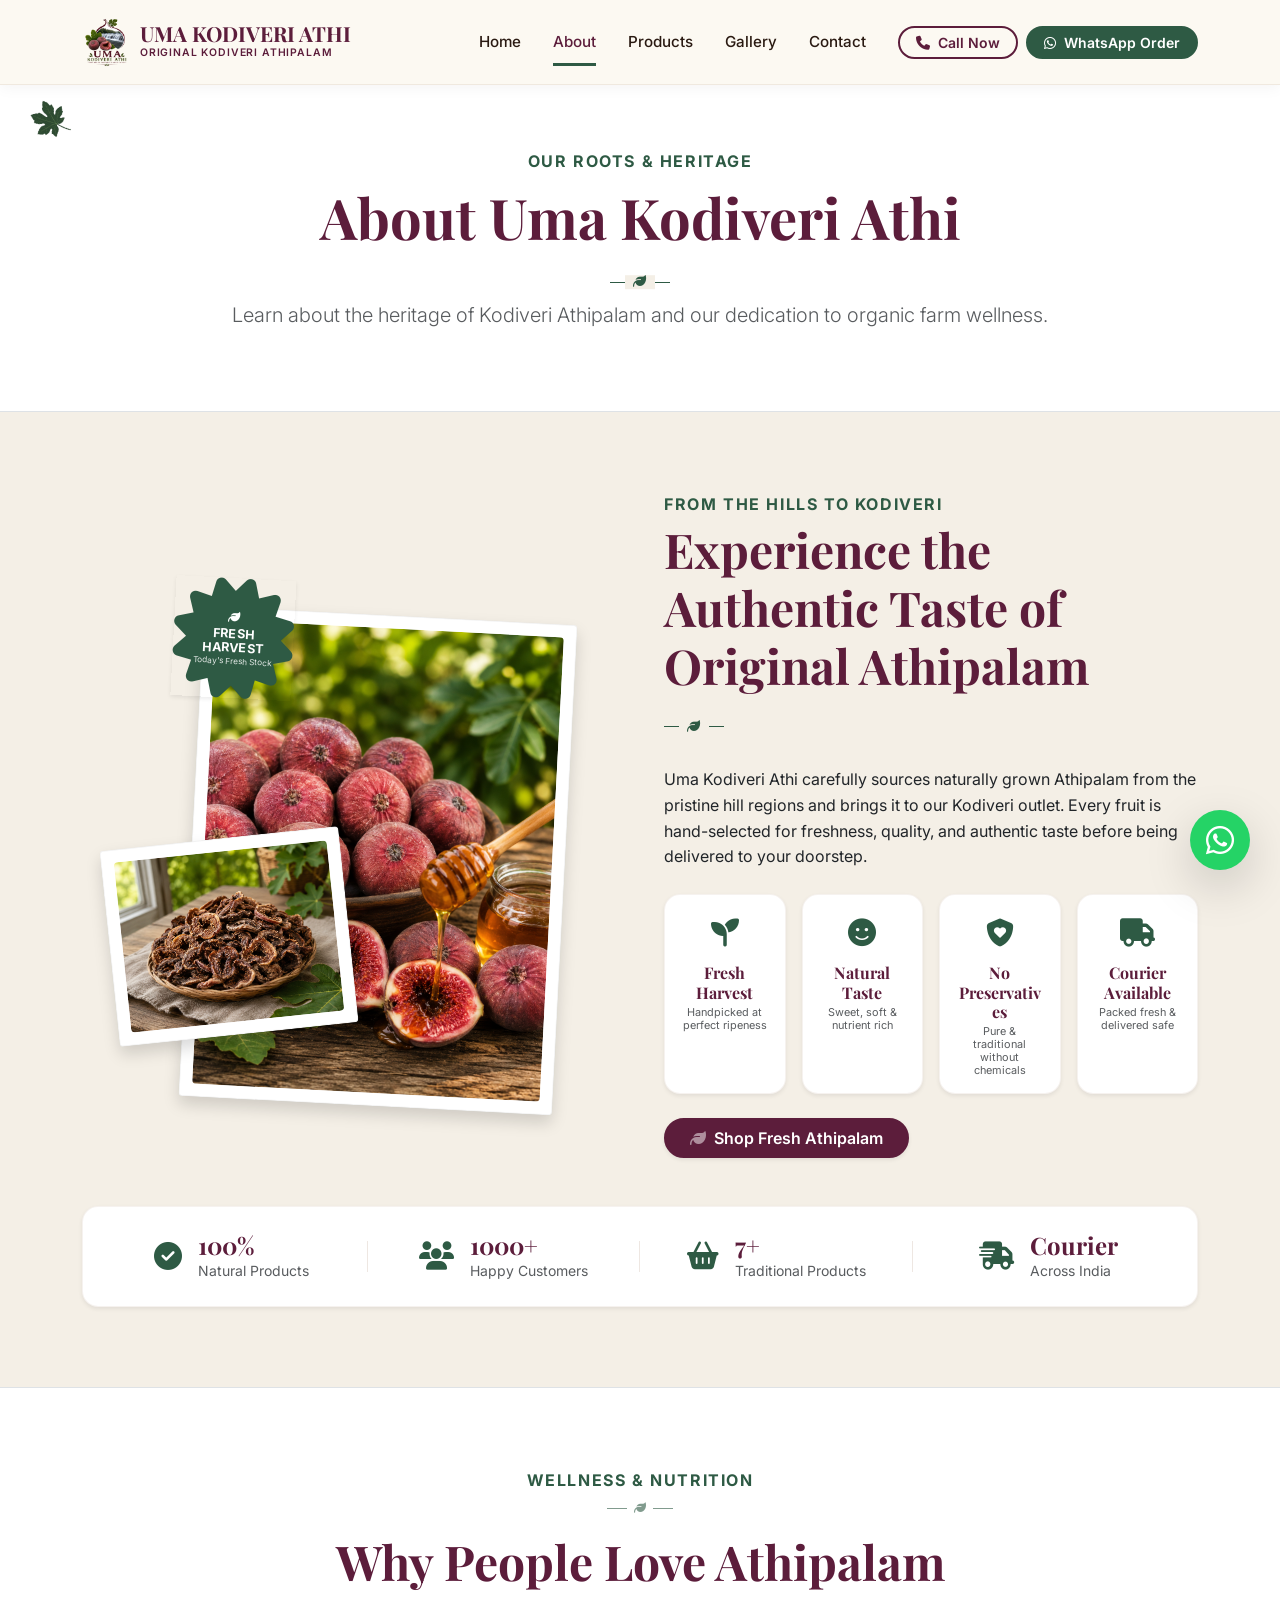
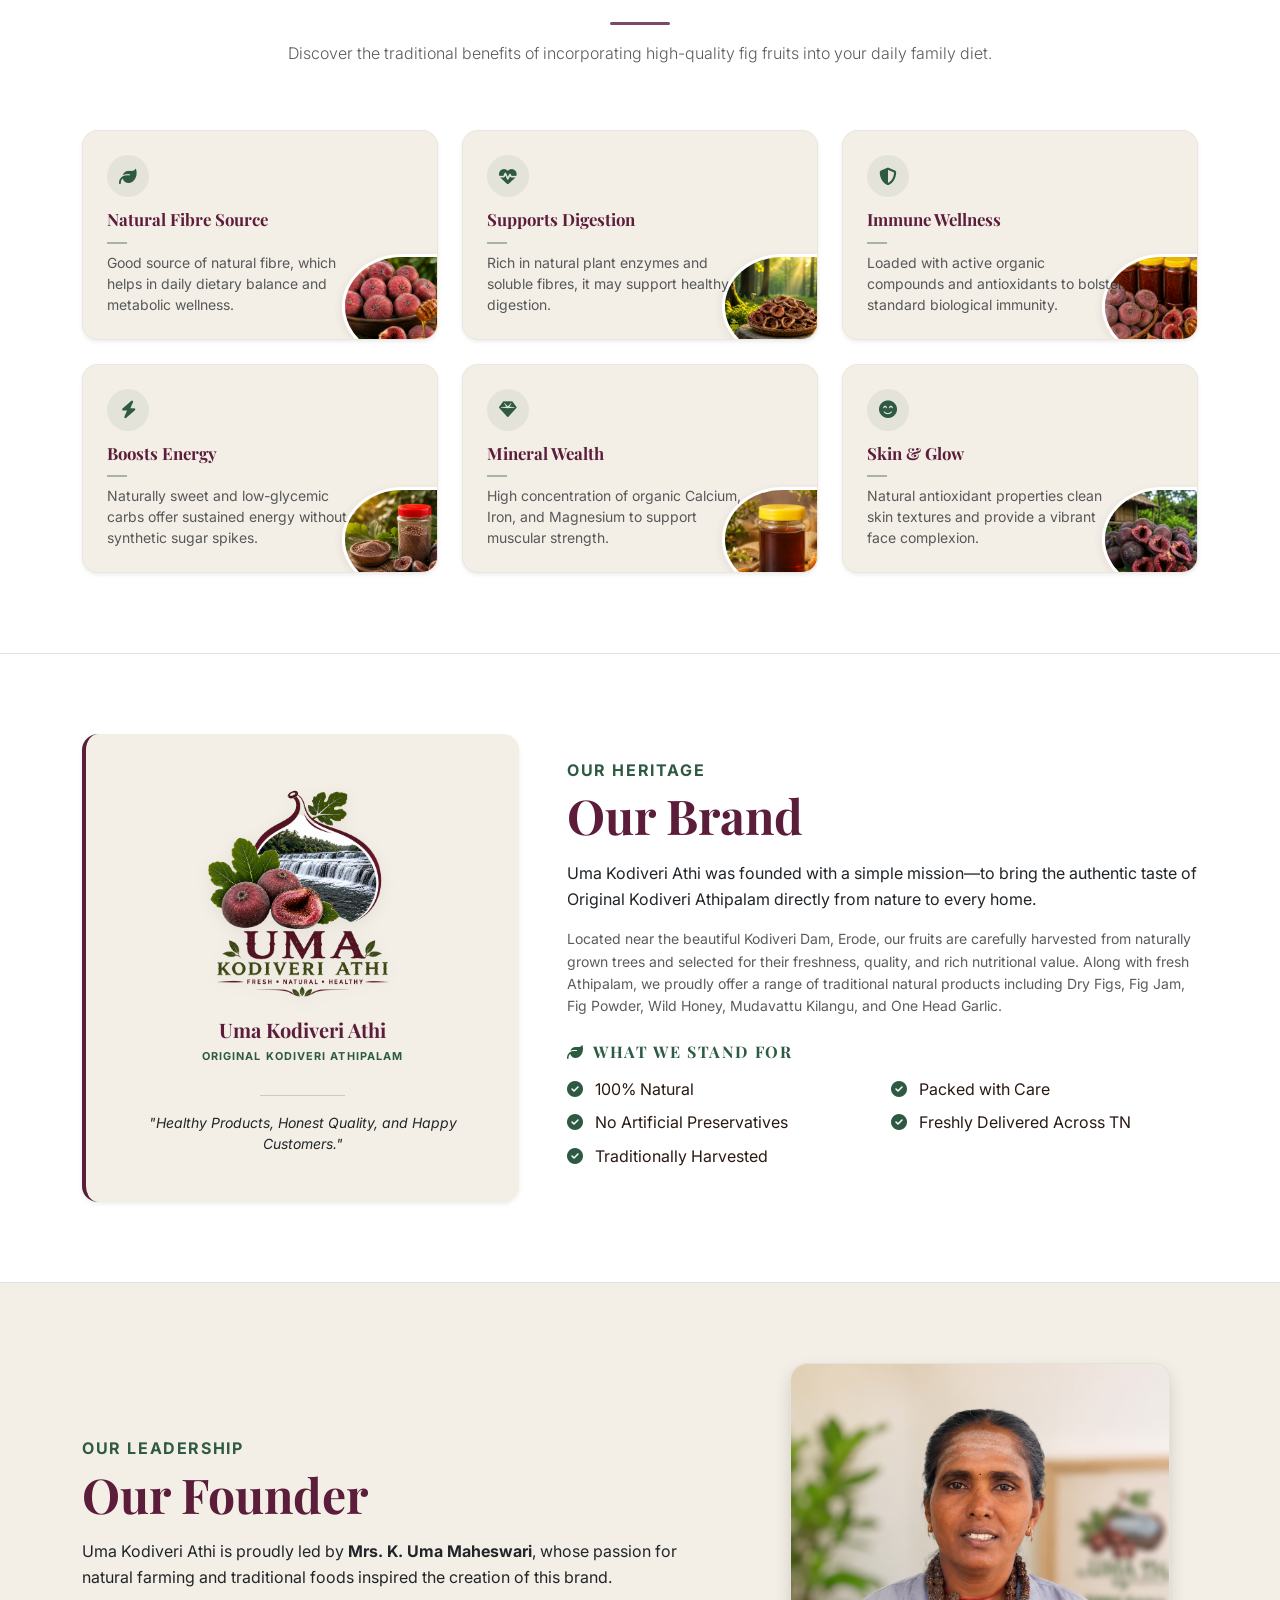
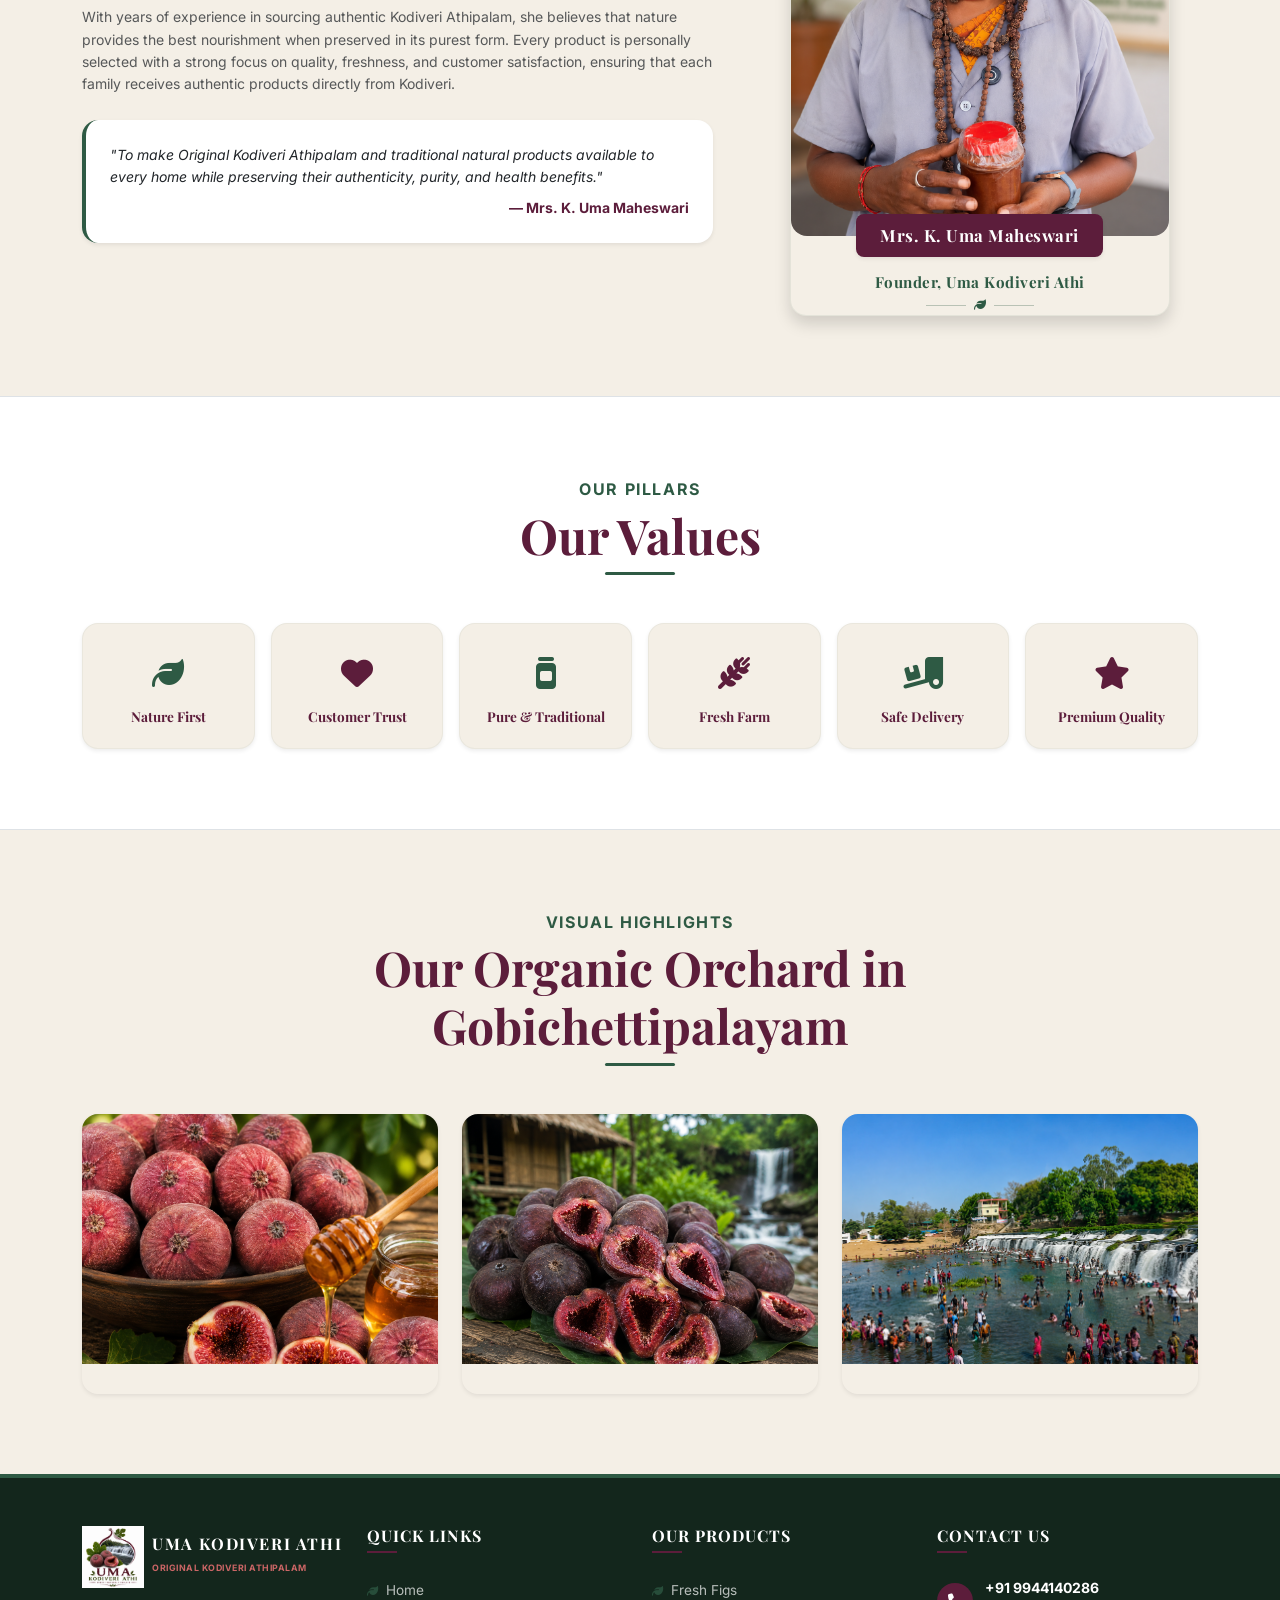
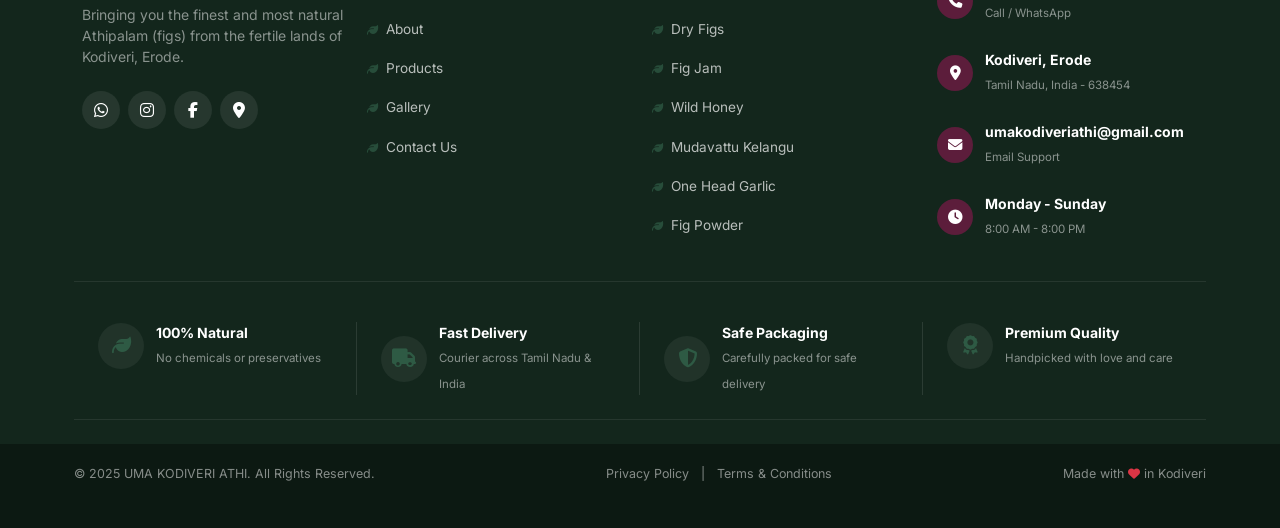
<file: about.html>
<!DOCTYPE html>
<html lang="en">
<head>
    <meta charset="UTF-8">
    <meta name="viewport" content="width=device-width, initial-scale=1.0">
    <title>About Us - Organic Farm & Roots | Uma Kodiveri Athi</title>
    
    <!-- SEO Meta Tags -->
    <meta name="description" content="Learn about the heritage of Uma Kodiveri Athi. Located near Kodiveri Check Dam in Erode, our organic farm is dedicated to traditional remedies & fresh figs.">
    <meta name="keywords" content="Kodiveri Athipalam, Erode organic farm, Gobichettipalayam figs orchard, Athipalam story, K. Uma Maheswari, organic farming Erode">
    
    <!-- Canonical & Manifest -->
    <link rel="canonical" href="https://umakodiveriathi.com/about.html">
    <link rel="manifest" href="manifest.json">
    
    <!-- Open Graph / Facebook -->
    <meta property="og:type" content="website">
    <meta property="og:url" content="https://umakodiveriathi.com/about.html">
    <meta property="og:title" content="About Us - Organic Farm & Roots | Uma Kodiveri Athi">
    <meta property="og:description" content="Learn about the heritage of Uma Kodiveri Athi. Located near Kodiveri Check Dam in Erode, our organic farm is dedicated to traditional remedies & fresh figs.">
    <meta property="og:image" content="assets/images/logo.png">

    <!-- Twitter -->
    <meta property="twitter:card" content="summary_large_image">
    <meta property="twitter:url" content="https://umakodiveriathi.com/about.html">
    <meta property="twitter:title" content="About Us - Organic Farm & Roots | Uma Kodiveri Athi">
    <meta property="twitter:description" content="Learn about the heritage of Uma Kodiveri Athi. Located near Kodiveri Check Dam in Erode, our organic farm is dedicated to traditional remedies & fresh figs.">
    <meta property="twitter:image" content="assets/images/logo.png">

    <!-- Favicon -->
    <link rel="shortcut icon" href="assets/images/logo-without-bg.png" type="image/x-icon">

    <!-- Google Fonts -->
    <link rel="preconnect" href="https://fonts.googleapis.com">
    <link rel="preconnect" href="https://fonts.gstatic.com" crossorigin>
    <link href="https://fonts.googleapis.com/css2?family=Inter:wght@300;400;500;600;700&family=Playfair+Display:ital,wght@0,400;0,600;0,700;1,400&display=swap" rel="stylesheet">

    <!-- Bootstrap 5 CSS CDN -->
    <link href="https://cdn.jsdelivr.net/npm/bootstrap@5.3.2/dist/css/bootstrap.min.css" rel="stylesheet" integrity="sha384-T3c6CoIi6uLrA9TneNEoa7RxnatzjcDSCmG1MXxSR1GAsXEV/Dwwykc2MPK8M2HN" crossorigin="anonymous">
    <!-- Font Awesome Icons CDN -->
    <link rel="stylesheet" href="https://cdnjs.cloudflare.com/ajax/libs/font-awesome/6.4.2/css/all.min.css" integrity="sha512-z3gLpd7yknf1YoNbCzqRKc4qyor8gaKU1qmn+CShxbuBusANI9QpRohGBreCFkKxLhei6S9CQXFEbbKuqLg0DA==" crossorigin="anonymous" referrerpolicy="no-referrer" />
    
    <!-- Custom CSS -->
    <link rel="stylesheet" href="assets/css/style.css">

    <!-- Breadcrumb JSON-LD Schema -->
    <script type="application/ld+json">
    {
      "@context": "https://schema.org",
      "@type": "BreadcrumbList",
      "itemListElement": [{
        "@type": "ListItem",
        "position": 1,
        "name": "Home",
        "item": "https://umakodiveriathi.com/"
      },{
        "@type": "ListItem",
        "position": 2,
        "name": "About Us",
        "item": "https://umakodiveriathi.com/about.html"
      }]
    }
    </script></head>
<body class="bg-cream">

    <!-- 1. Header & Navigation -->
    <header class="navbar-wrapper">
        <nav class="navbar navbar-expand-lg fixed-top shadow-sm" id="mainNavbar">
            <div class="container">
                <a class="navbar-brand d-flex align-items-center" href="index.html" id="navBrand">
                    <!-- Brand Logo -->
                    <img src="assets/images/logo-without-bg.png" alt="Uma Kodiveri Athi Logo" class="brand-logo me-2" id="brandLogo">
                    <div class="brand-text-container">
                        <span class="brand-name text-uppercase">UMA KODIVERI ATHI</span>
                        <span class="brand-tagline d-block text-uppercase">ORIGINAL KODIVERI ATHIPALAM</span>
                    </div>
                </a>
                
                <button class="navbar-toggler" type="button" data-bs-toggle="collapse" data-bs-target="#navbarContent" aria-controls="navbarContent" aria-expanded="false" aria-label="Toggle navigation" id="navbarTogglerBtn">
                    <span class="navbar-toggler-icon"></span>
                </button>
                
                <div class="collapse navbar-collapse" id="navbarContent">
                    <ul class="navbar-nav ms-auto mb-2 mb-lg-0 align-items-center">
                        <li class="nav-item">
                            <a class="nav-link" href="index.html" id="link-home">Home</a>
                        </li>
                        <li class="nav-item">
                            <a class="nav-link active" href="about.html" id="link-about">About</a>
                        </li>
                        <li class="nav-item">
                            <a class="nav-link" href="products.html" id="link-products">Products</a>
                        </li>
                        <li class="nav-item">
                            <a class="nav-link" href="gallery.html" id="link-gallery">Gallery</a>
                        </li>
                        <li class="nav-item">
                            <a class="nav-link" href="contact.html" id="link-contact">Contact</a>
                        </li>
                        <li class="nav-item ms-lg-3 mt-3 mt-lg-0 d-flex gap-2 nav-action-buttons">
                            <a href="tel:9944140286" class="btn btn-outline-maroon btn-sm px-3 rounded-pill" id="headerCallBtn">
                                <i class="fa-solid fa-phone me-1"></i> Call Now
                            </a>
                            <a href="https://wa.me/919944140286?text=Hi%20Uma%20Kodiveri%20Athi%2C%20I%20want%20to%20know%20more%20about%20your%20products." target="_blank" class="btn btn-green btn-sm px-3 rounded-pill text-white" id="headerWhatsappBtn">
                                <i class="fa-brands fa-whatsapp me-1"></i> WhatsApp Order
                            </a>
                        </li>
                    </ul>
                </div>
            </div>
        </nav>
    </header>

    <!-- 2. About Banner Hero -->
    <section class="pt-4 pb-3 pt-md-5 pb-md-5 bg-white border-bottom position-relative overflow-hidden">
        <!-- Floating Small Cute Leaf Decoration -->
        <div class="position-absolute" style="top: 15px; left: 15px; width: 65px; pointer-events: none; opacity: 0.85;">
            <img src="assets/images/Leaf.png" alt="Leaf Decor" class="img-fluid" style="transform: rotate(-15deg);">
        </div>
        <div class="container text-center py-2 py-md-3">
            <span class="text-green text-uppercase fw-bold tracking-wider fs-6 d-block mb-2">Our Roots & Heritage</span>
            <h1 class="display-4 text-maroon serif-font mb-3">About Uma Kodiveri Athi</h1>
            <div class="header-divider-leaf my-3 text-center">
                <i class="fa-solid fa-leaf text-green"></i>
            </div>
            <p class="lead text-muted max-width-600 mx-auto">Learn about the heritage of Kodiveri Athipalam and our dedication to organic farm wellness.</p>
        </div>
    </section>

    <!-- 3. Main Journey Story Section -->
    <section class="about-section py-6 bg-cream-soft position-relative overflow-hidden border-bottom">

        
        <div class="container position-relative z-2">
            <div class="row align-items-center g-5">
                <!-- Left Column: Overlapping Tilted Photo Frames with Badge -->
                <div class="col-lg-6 position-relative d-flex justify-content-center align-items-center py-4" id="aboutPhotosColumn">
                    <div class="about-photos-container position-relative">
                        <!-- Main Photo Frame -->
                        <div class="about-photo-frame about-photo-main shadow">
                            <img src="assets/images/Fresh Figs/1.png" alt="Freshly harvested Kodiveri Athipalam" class="img-fluid rounded-1">
                            <!-- Scalloped Badge -->
                            <div class="scalloped-badge position-absolute shadow-sm">
                                <i class="fa-solid fa-certificate scalloped-bg-icon"></i>
                                <div class="scalloped-inner d-flex flex-column align-items-center justify-content-center">
                                    <i class="fa-solid fa-leaf text-white mb-1 small-icon"></i>
                                    <span class="scalloped-title">Fresh Harvest</span>
                                    <span class="scalloped-sub">Today's Fresh Stock</span>
                                </div>
                            </div>
                        </div>
                        <!-- Sub Photo Frame (tilted cut figs) -->
                        <div class="about-photo-frame about-photo-sub shadow">
                            <img src="assets/images/Dry Figs/2.png" alt="Cut fresh Athipalam" class="img-fluid rounded-1">
                        </div>
                    </div>
                </div>
                
                <!-- Right Column: Text & Features Grid -->
                <div class="col-lg-6" id="aboutTextContent">
                    <div class="section-header-left mb-4 text-start">
                        <span class="text-green text-uppercase fw-bold tracking-wider fs-6 d-block mb-1">FROM THE HILLS TO KODIVERI</span>
                        <h2 class="display-5 section-title text-maroon mt-0 serif-font">Experience the Authentic Taste of Original Athipalam</h2>
                        <div class="header-divider-leaf mt-2 mb-3 text-start">
                            <i class="fa-solid fa-leaf text-green"></i>
                        </div>
                    </div>
                    <p class="text-dark mb-4">
                        Uma Kodiveri Athi carefully sources naturally grown Athipalam from the pristine hill regions and brings it to our Kodiveri outlet. Every fruit is hand-selected for freshness, quality, and authentic taste before being delivered to your doorstep.
                    </p>
                    
                    <!-- 4 Small Feature Cards Grid -->
                    <div class="row g-3 mb-4" id="aboutFeaturesRow">
                        <div class="col-6 col-sm-3">
                            <div class="card about-feature-card text-center h-100 p-3 rounded-4 shadow-sm">
                                <div class="feature-icon text-green fs-3 mb-2">
                                    <i class="fa-solid fa-seedling"></i>
                                </div>
                                <h5 class="fw-bold fs-6 mb-1 text-maroon">Fresh Harvest</h5>
                                <p class="mb-0 text-muted small-text">Handpicked at perfect ripeness</p>
                            </div>
                        </div>
                        <div class="col-6 col-sm-3">
                            <div class="card about-feature-card text-center h-100 p-3 rounded-4 shadow-sm">
                                <div class="feature-icon text-green fs-3 mb-2">
                                    <i class="fa-solid fa-face-smile"></i>
                                </div>
                                <h5 class="fw-bold fs-6 mb-1 text-maroon">Natural Taste</h5>
                                <p class="mb-0 text-muted small-text">Sweet, soft & nutrient rich</p>
                            </div>
                        </div>
                        <div class="col-6 col-sm-3">
                            <div class="card about-feature-card text-center h-100 p-3 rounded-4 shadow-sm">
                                <div class="feature-icon text-green fs-3 mb-2">
                                    <i class="fa-solid fa-shield-heart"></i>
                                </div>
                                <h5 class="fw-bold fs-6 mb-1 text-maroon">No Preservatives</h5>
                                <p class="mb-0 text-muted small-text">Pure & traditional without chemicals</p>
                            </div>
                        </div>
                        <div class="col-6 col-sm-3">
                            <div class="card about-feature-card text-center h-100 p-3 rounded-4 shadow-sm">
                                <div class="feature-icon text-green fs-3 mb-2">
                                    <i class="fa-solid fa-truck"></i>
                                </div>
                                <h5 class="fw-bold fs-6 mb-1 text-maroon">Courier Available</h5>
                                <p class="mb-0 text-muted small-text">Packed fresh & delivered safe</p>
                            </div>
                        </div>
                    </div>

                    <!-- CTA Shop Button -->
                    <div class="about-cta">
                        <a href="products.html" class="btn btn-maroon px-4 py-2.5 rounded-pill shadow-sm d-inline-flex align-items-center" id="aboutShopBtn">
                            <i class="fa-solid fa-leaf me-2 text-white-50"></i> Shop Fresh Athipalam
                        </a>
                    </div>
                </div>
            </div>

            <!-- Bottom Stats Banner -->
            <div class="about-stats-banner bg-white shadow-sm rounded-4 p-4 mt-5" id="aboutStatsBanner">
                <div class="row g-4 align-items-center">
                    <div class="col-6 col-md-3 stats-item-col">
                        <div class="d-flex align-items-center justify-content-center text-start">
                            <div class="stats-icon text-green fs-3 me-3">
                                <i class="fa-solid fa-circle-check"></i>
                            </div>
                            <div>
                                <h3 class="mb-0 fw-bold text-maroon fs-4">100%</h3>
                                <p class="mb-0 text-muted small">Natural Products</p>
                            </div>
                        </div>
                    </div>
                    <div class="col-6 col-md-3 stats-item-col">
                        <div class="d-flex align-items-center justify-content-center text-start">
                            <div class="stats-icon text-green fs-3 me-3">
                                <i class="fa-solid fa-users"></i>
                            </div>
                            <div>
                                <h3 class="mb-0 fw-bold text-maroon fs-4">1000+</h3>
                                <p class="mb-0 text-muted small">Happy Customers</p>
                            </div>
                        </div>
                    </div>
                    <div class="col-6 col-md-3 stats-item-col">
                        <div class="d-flex align-items-center justify-content-center text-start">
                            <div class="stats-icon text-green fs-3 me-3">
                                <i class="fa-solid fa-basket-shopping"></i>
                            </div>
                            <div>
                                <h3 class="mb-0 fw-bold text-maroon fs-4">7+</h3>
                                <p class="mb-0 text-muted small">Traditional Products</p>
                            </div>
                        </div>
                    </div>
                    <div class="col-6 col-md-3 stats-item-col">
                        <div class="d-flex align-items-center justify-content-center text-start">
                            <div class="stats-icon text-green fs-3 me-3">
                                <i class="fa-solid fa-truck-fast"></i>
                            </div>
                            <div>
                                <h3 class="mb-0 fw-bold text-maroon fs-4">Courier</h3>
                                <p class="mb-0 text-muted small">Across India</p>
                            </div>
                        </div>
                    </div>
                </div>
            </div>
        </div>
    </section>

    <!-- 4. Why People Love Athipalam (Benefits Section) -->
    <section id="benefits" class="benefits-section py-6 bg-white position-relative overflow-hidden border-bottom">



        <div class="container position-relative" style="z-index: 2;">
            <div class="row text-center mb-5">
                <div class="col-lg-8 mx-auto" id="benefitsHeader">
                    <span class="text-green text-uppercase fw-bold tracking-wider fs-6 d-block mb-1">Wellness & Nutrition</span>
                    <!-- Mini Leaf Tagline Divider -->
                    <div class="text-center mb-2" style="font-size: 0.75rem; opacity: 0.6;">
                        <span class="d-inline-block bg-green" style="width: 20px; height: 1px; vertical-align: middle;"></span>
                        <i class="fa-solid fa-leaf text-green mx-1"></i>
                        <span class="d-inline-block bg-green" style="width: 20px; height: 1px; vertical-align: middle;"></span>
                    </div>
                    <h2 class="display-5 section-title text-maroon mt-2 serif-font">Why People Love Athipalam</h2>
                    <div class="title-underline mx-auto mt-2" style="width: 60px; height: 3px; background-color: var(--color-maroon); opacity: 0.8;"></div>
                    <p class="lead text-muted mt-3 fs-6">Discover the traditional benefits of incorporating high-quality fig fruits into your daily family diet.</p>
                </div>
            </div>

            <div class="row g-4" id="benefitsGrid">
                <!-- Benefit 1 -->
                <div class="col-md-6 col-lg-4">
                    <div class="card benefit-card border-0 shadow-sm rounded-4 overflow-hidden h-100 position-relative p-4" style="background-color: var(--color-cream-soft);">
                        <div class="d-flex flex-column h-100 position-relative" style="z-index: 2;">
                            <div class="benefit-icon-wrapper">
                                <i class="fa-solid fa-leaf"></i>
                            </div>
                            <h3 class="h5 card-title text-maroon fw-bold serif-font mb-1" style="font-size: 1.05rem;">Natural Fibre Source</h3>
                            <div class="bg-green my-2" style="width: 20px; height: 2px; opacity: 0.4;"></div>
                            <p class="card-text text-muted small mb-0 pe-5" style="line-height: 1.5;">Good source of natural fibre, which helps in daily dietary balance and metabolic wellness.</p>
                        </div>
                        <img src="assets/images/Fresh Figs/1.png" alt="Fresh Figs" class="benefit-card-decor-img">
                    </div>
                </div>
                <!-- Benefit 2 -->
                <div class="col-md-6 col-lg-4">
                    <div class="card benefit-card border-0 shadow-sm rounded-4 overflow-hidden h-100 position-relative p-4" style="background-color: var(--color-cream-soft);">
                        <div class="d-flex flex-column h-100 position-relative" style="z-index: 2;">
                            <div class="benefit-icon-wrapper">
                                <i class="fa-solid fa-heart-pulse"></i>
                            </div>
                            <h3 class="h5 card-title text-maroon fw-bold serif-font mb-1" style="font-size: 1.05rem;">Supports Digestion</h3>
                            <div class="bg-green my-2" style="width: 20px; height: 2px; opacity: 0.4;"></div>
                            <p class="card-text text-muted small mb-0 pe-5" style="line-height: 1.5;">Rich in natural plant enzymes and soluble fibres, it may support healthy digestion.</p>
                        </div>
                        <img src="assets/images/Dry Figs/1.png" alt="Dry Figs" class="benefit-card-decor-img">
                    </div>
                </div>
                <!-- Benefit 3 -->
                <div class="col-md-6 col-lg-4">
                    <div class="card benefit-card border-0 shadow-sm rounded-4 overflow-hidden h-100 position-relative p-4" style="background-color: var(--color-cream-soft);">
                        <div class="d-flex flex-column h-100 position-relative" style="z-index: 2;">
                            <div class="benefit-icon-wrapper">
                                <i class="fa-solid fa-shield-halved"></i>
                            </div>
                            <h3 class="h5 card-title text-maroon fw-bold serif-font mb-1" style="font-size: 1.05rem;">Immune Wellness</h3>
                            <div class="bg-green my-2" style="width: 20px; height: 2px; opacity: 0.4;"></div>
                            <p class="card-text text-muted small mb-0 pe-5" style="line-height: 1.5;">Loaded with active organic compounds and antioxidants to bolster standard biological immunity.</p>
                        </div>
                        <img src="assets/images/Fig Jam/1.png" alt="Fig Jam" class="benefit-card-decor-img">
                    </div>
                </div>
                <!-- Benefit 4 -->
                <div class="col-md-6 col-lg-4">
                    <div class="card benefit-card border-0 shadow-sm rounded-4 overflow-hidden h-100 position-relative p-4" style="background-color: var(--color-cream-soft);">
                        <div class="d-flex flex-column h-100 position-relative" style="z-index: 2;">
                            <div class="benefit-icon-wrapper">
                                <i class="fa-solid fa-bolt"></i>
                            </div>
                            <h3 class="h5 card-title text-maroon fw-bold serif-font mb-1" style="font-size: 1.05rem;">Boosts Energy</h3>
                            <div class="bg-green my-2" style="width: 20px; height: 2px; opacity: 0.4;"></div>
                            <p class="card-text text-muted small mb-0 pe-5" style="line-height: 1.5;">Naturally sweet and low-glycemic carbs offer sustained energy without synthetic sugar spikes.</p>
                        </div>
                        <img src="assets/images/Fig Powder/1.png" alt="Fig Powder" class="benefit-card-decor-img">
                    </div>
                </div>
                <!-- Benefit 5 -->
                <div class="col-md-6 col-lg-4">
                    <div class="card benefit-card border-0 shadow-sm rounded-4 overflow-hidden h-100 position-relative p-4" style="background-color: var(--color-cream-soft);">
                        <div class="d-flex flex-column h-100 position-relative" style="z-index: 2;">
                            <div class="benefit-icon-wrapper">
                                <i class="fa-solid fa-gem"></i>
                            </div>
                            <h3 class="h5 card-title text-maroon fw-bold serif-font mb-1" style="font-size: 1.05rem;">Mineral Wealth</h3>
                            <div class="bg-green my-2" style="width: 20px; height: 2px; opacity: 0.4;"></div>
                            <p class="card-text text-muted small mb-0 pe-5" style="line-height: 1.5;">High concentration of organic Calcium, Iron, and Magnesium to support muscular strength.</p>
                        </div>
                        <img src="assets/images/Wild Honey/1.png" alt="Wild Honey" class="benefit-card-decor-img">
                    </div>
                </div>
                <!-- Benefit 6 -->
                <div class="col-md-6 col-lg-4">
                    <div class="card benefit-card border-0 shadow-sm rounded-4 overflow-hidden h-100 position-relative p-4" style="background-color: var(--color-cream-soft);">
                        <div class="d-flex flex-column h-100 position-relative" style="z-index: 2;">
                            <div class="benefit-icon-wrapper">
                                <i class="fa-solid fa-face-smile-beam"></i>
                            </div>
                            <h3 class="h5 card-title text-maroon fw-bold serif-font mb-1" style="font-size: 1.05rem;">Skin & Glow</h3>
                            <div class="bg-green my-2" style="width: 20px; height: 2px; opacity: 0.4;"></div>
                            <p class="card-text text-muted small mb-0 pe-5" style="line-height: 1.5;">Natural antioxidant properties clean skin textures and provide a vibrant face complexion.</p>
                        </div>
                        <img src="assets/images/Fresh Figs/3.png" alt="Fresh Figs Glow" class="benefit-card-decor-img">
                    </div>
                </div>
            </div>
        </div>
    </section>

    <!-- 4.6 Our Brand Section -->
    <section class="py-6 bg-white border-bottom position-relative overflow-hidden">

        <div class="container position-relative z-2">
            <div class="row align-items-center g-5" id="ourBrandSection">
                <div class="col-lg-5 text-center">
                    <div class="card brand-story-card border-0 shadow-sm p-4 p-md-5 rounded-4 position-relative overflow-hidden" style="background-color: var(--color-cream-soft); border-left: 4px solid var(--color-maroon) !important;">
                        <img src="Images/Logo/Logo_Without_BG.png" alt="Uma Kodiveri Athi Logo" class="img-fluid mb-3" style="height: 220px; width: 100%; object-fit: contain; filter: drop-shadow(0 4px 8px rgba(0,0,0,0.06));">
                        <h3 class="h5 text-maroon serif-font mb-2">Uma Kodiveri Athi</h3>
                        <p class="text-green fw-bold small-text text-uppercase tracking-wider mb-3">Original Kodiveri Athipalam</p>
                        <hr class="w-25 mx-auto my-3 text-muted">
                        <p class="fst-italic text-dark mb-0 small" style="line-height: 1.5;">"Healthy Products, Honest Quality, and Happy Customers."</p>
                    </div>
                </div>
                <div class="col-lg-7 text-start">
                    <span class="text-green text-uppercase fw-bold tracking-wider fs-6 d-block mb-1">Our Heritage</span>
                    <h2 class="display-5 text-maroon serif-font mb-3">Our Brand</h2>
                    <p class="text-dark mb-3 fs-6">
                        Uma Kodiveri Athi was founded with a simple mission—to bring the authentic taste of Original Kodiveri Athipalam directly from nature to every home.
                    </p>
                    <p class="text-muted mb-4 small">
                        Located near the beautiful Kodiveri Dam, Erode, our fruits are carefully harvested from naturally grown trees and selected for their freshness, quality, and rich nutritional value. Along with fresh Athipalam, we proudly offer a range of traditional natural products including Dry Figs, Fig Jam, Fig Powder, Wild Honey, Mudavattu Kilangu, and One Head Garlic.
                    </p>
                    
                    <h4 class="h6 text-green fw-bold text-uppercase mb-3 tracking-wider"><i class="fa-solid fa-leaf me-1"></i> What We Stand For</h4>
                    <div class="row g-3 text-start">
                        <div class="col-sm-6">
                            <ul class="list-unstyled mb-0">
                                <li class="mb-2"><i class="fa-solid fa-circle-check text-green me-2"></i> 100% Natural</li>
                                <li class="mb-2"><i class="fa-solid fa-circle-check text-green me-2"></i> No Artificial Preservatives</li>
                                <li class="mb-2"><i class="fa-solid fa-circle-check text-green me-2"></i> Traditionally Harvested</li>
                            </ul>
                        </div>
                        <div class="col-sm-6">
                            <ul class="list-unstyled mb-0">
                                <li class="mb-2"><i class="fa-solid fa-circle-check text-green me-2"></i> Packed with Care</li>
                                <li class="mb-2"><i class="fa-solid fa-circle-check text-green me-2"></i> Freshly Delivered Across TN</li>
                            </ul>
                        </div>
                    </div>
                </div>
            </div>
        </div>
    </section>

    <!-- 4.7 Our Founder Section -->
    <section class="py-6 bg-cream-soft border-bottom position-relative overflow-hidden">

        <div class="container position-relative z-2">
            <div class="row align-items-center g-5" id="ourFounderSection">
                <div class="col-lg-7 text-start order-2 order-lg-1">
                    <span class="text-green text-uppercase fw-bold tracking-wider fs-6 d-block mb-1">Our Leadership</span>
                    <h2 class="display-5 text-maroon serif-font mb-3">Our Founder</h2>
                    <p class="text-dark mb-3 fs-6">
                        Uma Kodiveri Athi is proudly led by <strong>Mrs. K. Uma Maheswari</strong>, whose passion for natural farming and traditional foods inspired the creation of this brand.
                    </p>
                    <p class="text-muted mb-4 small">
                        With years of experience in sourcing authentic Kodiveri Athipalam, she believes that nature provides the best nourishment when preserved in its purest form. Every product is personally selected with a strong focus on quality, freshness, and customer satisfaction, ensuring that each family receives authentic products directly from Kodiveri.
                    </p>
                    
                    <!-- Vision Quote Card -->
                    <div class="card vision-quote-card border-0 rounded-4 p-4 mb-0 bg-white shadow-sm" style="border-left: 4px solid var(--color-green) !important;">
                        <p class="fst-italic text-dark mb-2 small" style="line-height: 1.6;">
                            "To make Original Kodiveri Athipalam and traditional natural products available to every home while preserving their authenticity, purity, and health benefits."
                        </p>
                        <span class="d-block fw-bold text-maroon small text-end">— Mrs. K. Uma Maheswari</span>
                    </div>
                </div>
                <div class="col-lg-5 text-center order-1 order-lg-2">
                    <div class="founder-card shadow border-0 rounded-4 overflow-hidden bg-cream-soft p-3.5 mx-auto" style="max-width: 380px; border: 1px solid rgba(46,90,68,0.08) !important;">
                        <!-- Founder Image with rounded top corners -->
                        <div class="founder-img-container position-relative rounded-4 overflow-hidden">
                            <img src="Images/Logo/Founder.png" alt="Mrs. K. Uma Maheswari - Founder" class="img-fluid w-100" style="object-fit: cover;">
                        </div>
                        <!-- Founder Name Pill Badge (centered and overlapping slightly) -->
                        <div class="text-center position-relative" style="margin-top: -22px; z-index: 5;">
                            <span class="d-inline-block bg-maroon text-white px-4 py-2 rounded-3 fw-bold serif-font shadow-sm" style="font-size: 1.05rem; letter-spacing: 0.5px;">
                                Mrs. K. Uma Maheswari
                            </span>
                        </div>
                        <!-- Founder Title & Divider -->
                        <div class="text-center mt-3 pb-1">
                            <h4 class="h6 text-green fw-bold mb-2.5" style="font-size: 0.95rem; letter-spacing: 0.5px;">Founder, Uma Kodiveri Athi</h4>
                            <!-- Leaf tagline divider -->
                            <div class="d-flex align-items-center justify-content-center opacity-70">
                                <span class="bg-green" style="width: 40px; height: 1px; opacity: 0.3;"></span>
                                <i class="fa-solid fa-leaf text-green mx-2" style="font-size: 0.75rem;"></i>
                                <span class="bg-green" style="width: 40px; height: 1px; opacity: 0.3;"></span>
                            </div>
                        </div>
                    </div>
                </div>
            </div>
        </div>
    </section>

    <!-- 4.8 Our Values Section -->
    <section class="py-6 bg-white border-bottom">
        <div class="container">
            <div class="row text-center mb-5" id="ourValuesSection">
                <div class="col-lg-8 mx-auto">
                    <span class="text-green text-uppercase fw-bold tracking-wider fs-6 d-block mb-1">Our Pillars</span>
                    <h2 class="display-5 text-maroon serif-font">Our Values</h2>
                    <div class="title-underline mx-auto mt-2"></div>
                </div>
            </div>
            <div class="row g-3 justify-content-center">
                <div class="col-6 col-md-4 col-lg-2">
                    <div class="card value-card border-0 shadow-sm p-4 text-center h-100 rounded-4" style="background-color: var(--color-cream-soft); transition: var(--transition-smooth); border: 1px solid rgba(46,90,68,0.05) !important;">
                        <div class="text-green fs-2 mb-2"><i class="fa-solid fa-leaf"></i></div>
                        <h4 class="h6 text-maroon fw-bold mb-0" style="font-size: 0.85rem;">Nature First</h4>
                    </div>
                </div>
                <div class="col-6 col-md-4 col-lg-2">
                    <div class="card value-card border-0 shadow-sm p-4 text-center h-100 rounded-4" style="background-color: var(--color-cream-soft); transition: var(--transition-smooth); border: 1px solid rgba(46,90,68,0.05) !important;">
                        <div class="text-maroon fs-2 mb-2"><i class="fa-solid fa-heart"></i></div>
                        <h4 class="h6 text-maroon fw-bold mb-0" style="font-size: 0.85rem;">Customer Trust</h4>
                    </div>
                </div>
                <div class="col-6 col-md-4 col-lg-2">
                    <div class="card value-card border-0 shadow-sm p-4 text-center h-100 rounded-4" style="background-color: var(--color-cream-soft); transition: var(--transition-smooth); border: 1px solid rgba(46,90,68,0.05) !important;">
                        <div class="text-green fs-2 mb-2"><i class="fa-solid fa-jar"></i></div>
                        <h4 class="h6 text-maroon fw-bold mb-0" style="font-size: 0.85rem;">Pure &amp; Traditional</h4>
                    </div>
                </div>
                <div class="col-6 col-md-4 col-lg-2">
                    <div class="card value-card border-0 shadow-sm p-4 text-center h-100 rounded-4" style="background-color: var(--color-cream-soft); transition: var(--transition-smooth); border: 1px solid rgba(46,90,68,0.05) !important;">
                        <div class="text-maroon fs-2 mb-2"><i class="fa-solid fa-wheat-awn"></i></div>
                        <h4 class="h6 text-maroon fw-bold mb-0" style="font-size: 0.85rem;">Fresh Farm</h4>
                    </div>
                </div>
                <div class="col-6 col-md-4 col-lg-2">
                    <div class="card value-card border-0 shadow-sm p-4 text-center h-100 rounded-4" style="background-color: var(--color-cream-soft); transition: var(--transition-smooth); border: 1px solid rgba(46,90,68,0.05) !important;">
                        <div class="text-green fs-2 mb-2"><i class="fa-solid fa-truck-ramp-box"></i></div>
                        <h4 class="h6 text-maroon fw-bold mb-0" style="font-size: 0.85rem;">Safe Delivery</h4>
                    </div>
                </div>
                <div class="col-6 col-md-4 col-lg-2">
                    <div class="card value-card border-0 shadow-sm p-4 text-center h-100 rounded-4" style="background-color: var(--color-cream-soft); transition: var(--transition-smooth); border: 1px solid rgba(46,90,68,0.05) !important;">
                        <div class="text-maroon fs-2 mb-2"><i class="fa-solid fa-star"></i></div>
                        <h4 class="h6 text-maroon fw-bold mb-0" style="font-size: 0.85rem;">Premium Quality</h4>
                    </div>
                </div>
            </div>
        </div>
    </section>

    <!-- 5. Farm Images Section -->
    <section class="py-6 bg-cream-soft">
        <div class="container">
            <div class="row text-center mb-5">
                <div class="col-lg-8 mx-auto">
                    <span class="text-green text-uppercase fw-bold tracking-wider fs-6 d-block mb-1">Visual Highlights</span>
                    <h2 class="display-5 text-maroon serif-font">Our Organic Orchard in Gobichettipalayam</h2>
                    <div class="title-underline mx-auto"></div>
                </div>
            </div>
            <div class="row g-4 justify-content-center">
                <div class="col-md-4 col-sm-6">
                    <div class="gallery-card rounded-4 overflow-hidden shadow-sm position-relative">
                        <img src="assets/images/Fresh Figs/1.png" class="img-fluid gallery-img w-100" style="height: 250px; object-fit: cover;" alt="Fresh Athipalam on Farm">
                        <div class="gallery-hover-overlay d-flex flex-column justify-content-end p-3">
                            <span class="gallery-title text-white fw-bold">Fresh Athipalam</span>
                            <span class="gallery-subtitle text-white-50 small">Harvested directly from orchard trees</span>
                        </div>
                    </div>
                </div>
                <div class="col-md-4 col-sm-6">
                    <div class="gallery-card rounded-4 overflow-hidden shadow-sm position-relative">
                        <img src="assets/images/Fresh Figs/3.png" class="img-fluid gallery-img w-100" style="height: 250px; object-fit: cover;" alt="Cut Athipalam texture">
                        <div class="gallery-hover-overlay d-flex flex-column justify-content-end p-3">
                            <span class="gallery-title text-white fw-bold">Cut Athipalam</span>
                            <span class="gallery-subtitle text-white-50 small">Rich internal texture filled with sweetness</span>
                        </div>
                    </div>
                </div>
                <div class="col-md-4 col-sm-6">
                    <div class="gallery-card rounded-4 overflow-hidden shadow-sm position-relative">
                        <img src="assets/images/Kodi.png" class="img-fluid gallery-img w-100" style="height: 250px; object-fit: cover;" alt="Kodiveri Dam Erode">
                        <div class="gallery-hover-overlay d-flex flex-column justify-content-end p-3">
                            <span class="gallery-title text-white fw-bold">Kodiveri Waterfall</span>
                            <span class="gallery-subtitle text-white-50 small">The natural water source of Erode valleys</span>
                        </div>
                    </div>
                </div>
            </div>
        </div>
    </section>

    <!-- 11. Footer -->
    <footer class="footer-wrapper pt-6">
        <div class="container pb-5">
            <div class="row g-4 mb-5">
                <!-- Column 1: Brand Info -->
                <div class="col-lg-3 col-md-6">
                    <div class="d-flex align-items-center mb-3">
                        <img src="assets/images/logo.png" alt="Uma Kodiveri Athi Logo" class="footer-logo me-2" id="footerBrandLogo">
                        <div>
                            <h4 class="h5 mb-0 serif-font text-uppercase tracking-wider text-white" style="font-size: 1rem;">Uma Kodiveri Athi</h4>
                            <span class="text-uppercase fw-bold text-muted" style="font-size: 0.55rem; color: #cc6666 !important; letter-spacing: 0.5px;">Original Kodiveri Athipalam</span>
                        </div>
                    </div>
                    <p class="text-white-50 small mb-4" style="line-height: 1.5;">
                        Bringing you the finest and most natural Athipalam (figs) from the fertile lands of Kodiveri, Erode.
                    </p>
                    <div class="d-flex align-items-center">
                        <a href="https://wa.me/919944140286" target="_blank" class="footer-social-icon" aria-label="WhatsApp"><i class="fa-brands fa-whatsapp"></i></a>
                        <a href="https://www.instagram.com/umakodiveriathi/" target="_blank" class="footer-social-icon" aria-label="Instagram"><i class="fa-brands fa-instagram"></i></a>
                        <a href="#" class="footer-social-icon" aria-label="Facebook"><i class="fa-brands fa-facebook-f"></i></a>
                        <a href="contact.html" class="footer-social-icon" aria-label="Location"><i class="fa-solid fa-location-dot"></i></a>
                    </div>
                </div>

                <!-- Column 2: Quick Links -->
                <div class="col-lg-3 col-md-6">
                    <h5 class="footer-heading text-uppercase">Quick Links</h5>
                    <ul class="list-unstyled footer-links-list mb-0">
                        <li><a href="index.html"><i class="fa-solid fa-leaf"></i>Home</a></li>
                        <li><a href="about.html"><i class="fa-solid fa-leaf"></i>About</a></li>
                        <li><a href="products.html"><i class="fa-solid fa-leaf"></i>Products</a></li>
                        <li><a href="gallery.html"><i class="fa-solid fa-leaf"></i>Gallery</a></li>
                        <li><a href="contact.html"><i class="fa-solid fa-leaf"></i>Contact Us</a></li>
                    </ul>
                </div>

                <!-- Column 3: Our Products -->
                <div class="col-lg-3 col-md-6">
                    <h5 class="footer-heading text-uppercase">Our Products</h5>
                    <ul class="list-unstyled footer-links-list mb-0">
                        <li><a href="products.html"><i class="fa-solid fa-leaf"></i>Fresh Figs</a></li>
                        <li><a href="products.html"><i class="fa-solid fa-leaf"></i>Dry Figs</a></li>
                        <li><a href="products.html"><i class="fa-solid fa-leaf"></i>Fig Jam</a></li>
                        <li><a href="products.html"><i class="fa-solid fa-leaf"></i>Wild Honey</a></li>
                        <li><a href="products.html"><i class="fa-solid fa-leaf"></i>Mudavattu Kelangu</a></li>
                        <li><a href="products.html"><i class="fa-solid fa-leaf"></i>One Head Garlic</a></li>
                        <li><a href="products.html"><i class="fa-solid fa-leaf"></i>Fig Powder</a></li>
                    </ul>
                </div>

                <!-- Column 4: Contact Us -->
                <div class="col-lg-3 col-md-6 text-start">
                    <h5 class="footer-heading text-uppercase">Contact Us</h5>
                    
                    <div class="footer-contact-item">
                        <div class="footer-contact-icon">
                            <i class="fa-solid fa-phone"></i>
                        </div>
                        <div>
                            <span class="d-block fw-bold text-white small">+91 9944140286</span>
                            <span class="text-white-50 extra-small" style="font-size: 0.72rem;">Call / WhatsApp</span>
                        </div>
                    </div>
                    
                    <div class="footer-contact-item">
                        <div class="footer-contact-icon">
                            <i class="fa-solid fa-location-dot"></i>
                        </div>
                        <div>
                            <span class="d-block fw-bold text-white small">Kodiveri, Erode</span>
                            <span class="text-white-50 extra-small" style="font-size: 0.72rem;">Tamil Nadu, India - 638454</span>
                        </div>
                    </div>
                    
                    <div class="footer-contact-item">
                        <div class="footer-contact-icon">
                            <i class="fa-solid fa-envelope"></i>
                        </div>
                        <div>
                            <span class="d-block fw-bold text-white small"><a href="mailto:umakodiveriathi@gmail.com" class="text-white text-decoration-none">umakodiveriathi@gmail.com</a></span>
                            <span class="text-white-50 extra-small" style="font-size: 0.72rem;">Email Support</span>
                        </div>
                    </div>
                    
                    <div class="footer-contact-item">
                        <div class="footer-contact-icon">
                            <i class="fa-solid fa-clock"></i>
                        </div>
                        <div>
                            <span class="d-block fw-bold text-white small">Monday - Sunday</span>
                            <span class="text-white-50 extra-small" style="font-size: 0.72rem;">8:00 AM - 8:00 PM</span>
                        </div>
                    </div>
                </div>
            </div>

            <!-- Trust Badges Row -->
            <div class="row footer-trust-row g-3 justify-content-center text-start">
                <div class="col-sm-6 col-lg-3 border-end border-white-10">
                    <div class="footer-trust-badge">
                        <div class="footer-trust-icon-circle">
                            <i class="fa-solid fa-leaf"></i>
                        </div>
                        <div>
                            <span class="d-block fw-bold text-white small">100% Natural</span>
                            <span class="text-white-50 extra-small" style="font-size: 0.72rem;">No chemicals or preservatives</span>
                        </div>
                    </div>
                </div>
                <div class="col-sm-6 col-lg-3 border-end border-white-10">
                    <div class="footer-trust-badge">
                        <div class="footer-trust-icon-circle">
                            <i class="fa-solid fa-truck"></i>
                        </div>
                        <div>
                            <span class="d-block fw-bold text-white small">Fast Delivery</span>
                            <span class="text-white-50 extra-small" style="font-size: 0.72rem;">Courier across Tamil Nadu & India</span>
                        </div>
                    </div>
                </div>
                <div class="col-sm-6 col-lg-3 border-end border-white-10">
                    <div class="footer-trust-badge">
                        <div class="footer-trust-icon-circle">
                            <i class="fa-solid fa-shield-halved"></i>
                        </div>
                        <div>
                            <span class="d-block fw-bold text-white small">Safe Packaging</span>
                            <span class="text-white-50 extra-small" style="font-size: 0.72rem;">Carefully packed for safe delivery</span>
                        </div>
                    </div>
                </div>
                <div class="col-sm-6 col-lg-3">
                    <div class="footer-trust-badge">
                        <div class="footer-trust-icon-circle">
                            <i class="fa-solid fa-award"></i>
                        </div>
                        <div>
                            <span class="d-block fw-bold text-white small">Premium Quality</span>
                            <span class="text-white-50 extra-small" style="font-size: 0.72rem;">Handpicked with love and care</span>
                        </div>
                    </div>
                </div>
            </div>
        </div>
        
        <!-- Bottom copyright bar -->
        <div class="footer-bottom-bar py-3">
            <div class="container d-flex flex-column flex-sm-row justify-content-between align-items-center text-center text-sm-start g-2">
                <p class="mb-0 text-white-50">&copy; 2025 UMA KODIVERI ATHI. All Rights Reserved.</p>
                <div class="my-2 my-sm-0">
                    <a href="#" class="text-white-50 text-decoration-none mx-2 hover-white">Privacy Policy</a>
                    <span class="text-white-10">|</span>
                    <a href="#" class="text-white-50 text-decoration-none mx-2 hover-white">Terms & Conditions</a>
                </div>
                <p class="mb-0 text-white-50">Made with <i class="fa-solid fa-heart text-danger ms-0.5" style="font-size: 0.75rem;"></i> in Kodiveri</p>
            </div>
        </div>
    </footer>

    <!-- Floating WhatsApp Button -->
    <a href="https://wa.me/919944140286?text=Hi%20Uma%20Kodiveri%20Athi%2C%20I%20have%20an%20inquiry%20regarding%20Athipalam." target="_blank" class="floating-whatsapp shadow-lg d-flex align-items-center justify-content-center" id="floatingWhatsappBtn" aria-label="Order on WhatsApp">
        <i class="fa-brands fa-whatsapp"></i>
    </a>

    <!-- Bootstrap 5 JS Bundle CDN -->
    <script src="https://cdn.jsdelivr.net/npm/bootstrap@5.3.2/dist/js/bootstrap.bundle.min.js" integrity="sha384-C6RzsynM9kWDrMNeT87bh95OGNyZPhcTNXj1NW7RuBCsyN/o0jlpcV8Qyq46cDfL" crossorigin="anonymous"></script>
    <!-- jQuery CDN -->
    <script src="https://code.jquery.com/jquery-3.7.1.min.js" integrity="sha256-/JqT3SQfawRcv/BIHPThkBvs0OEvtFFmqPF/lYI/Cxo=" crossorigin="anonymous"></script>
    <!-- Custom JS -->
    <script src="assets/js/script.js"></script>
</body>
</html>
</file>
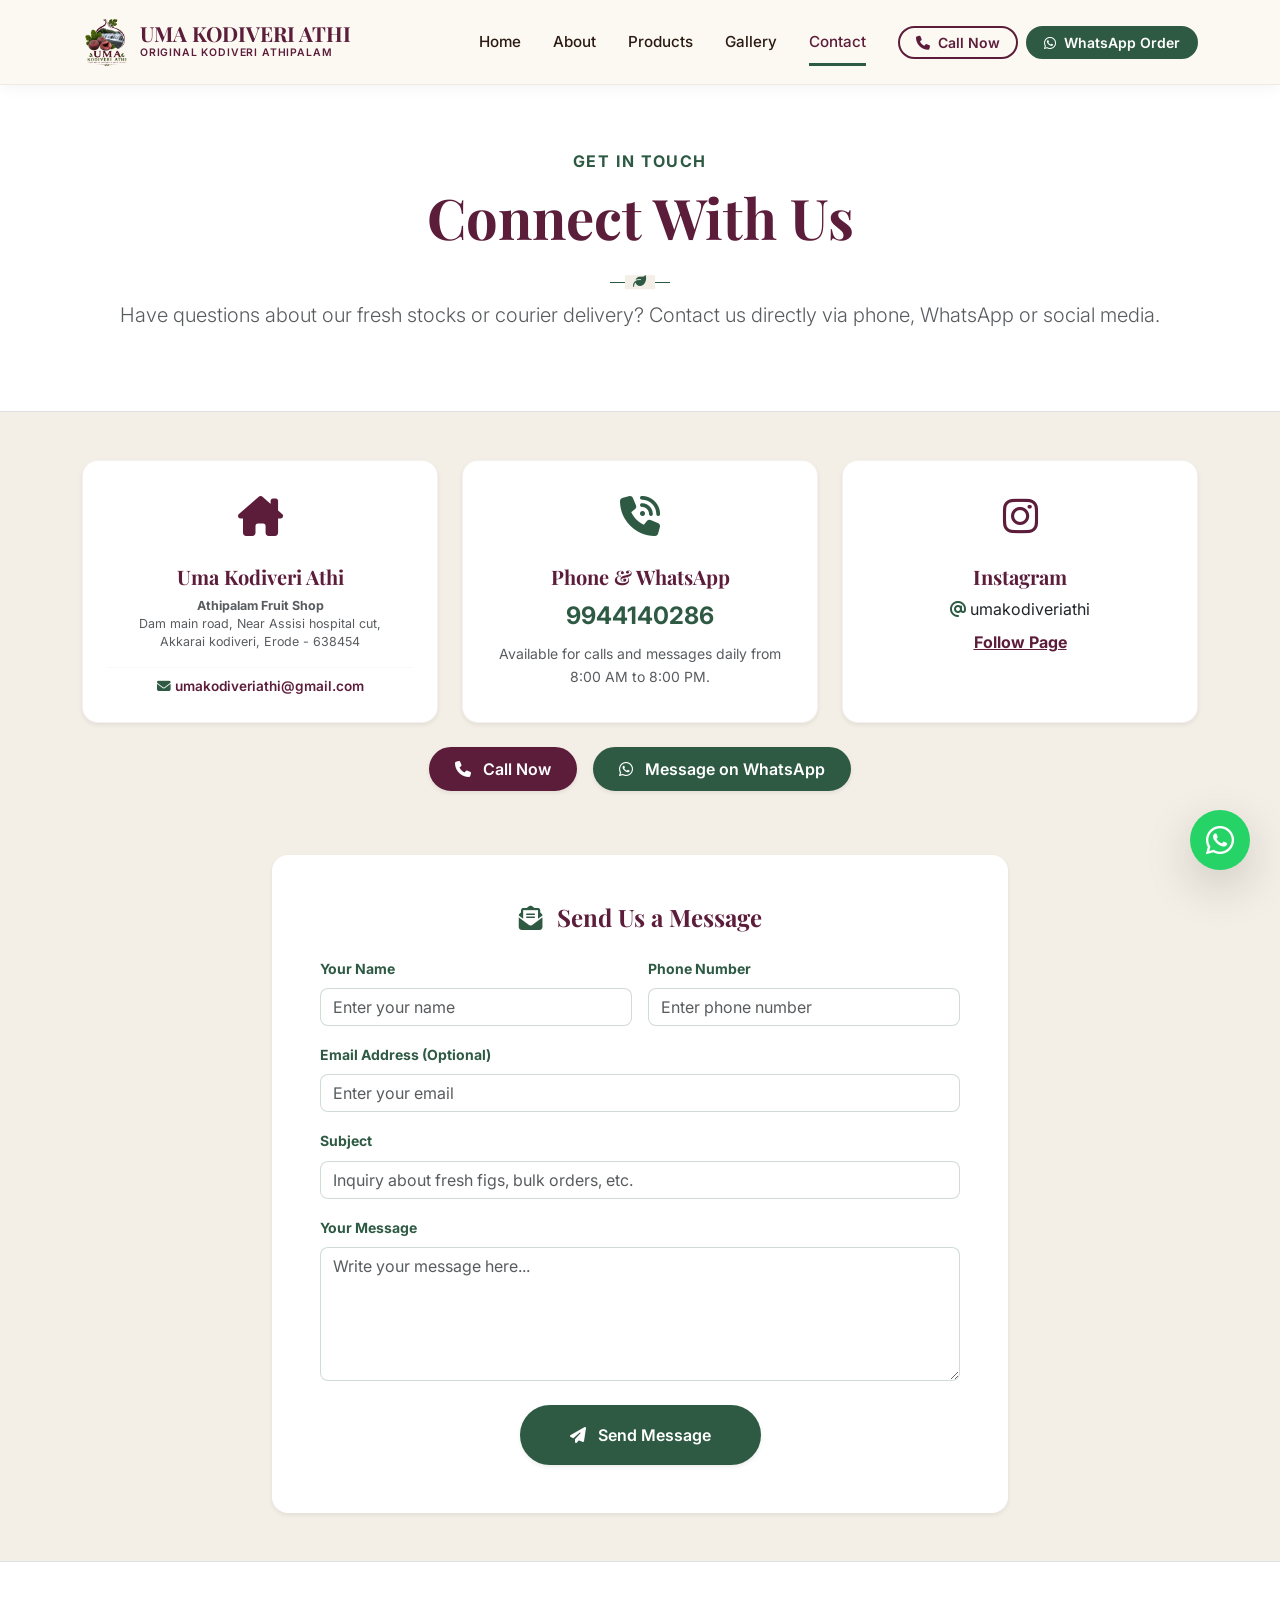
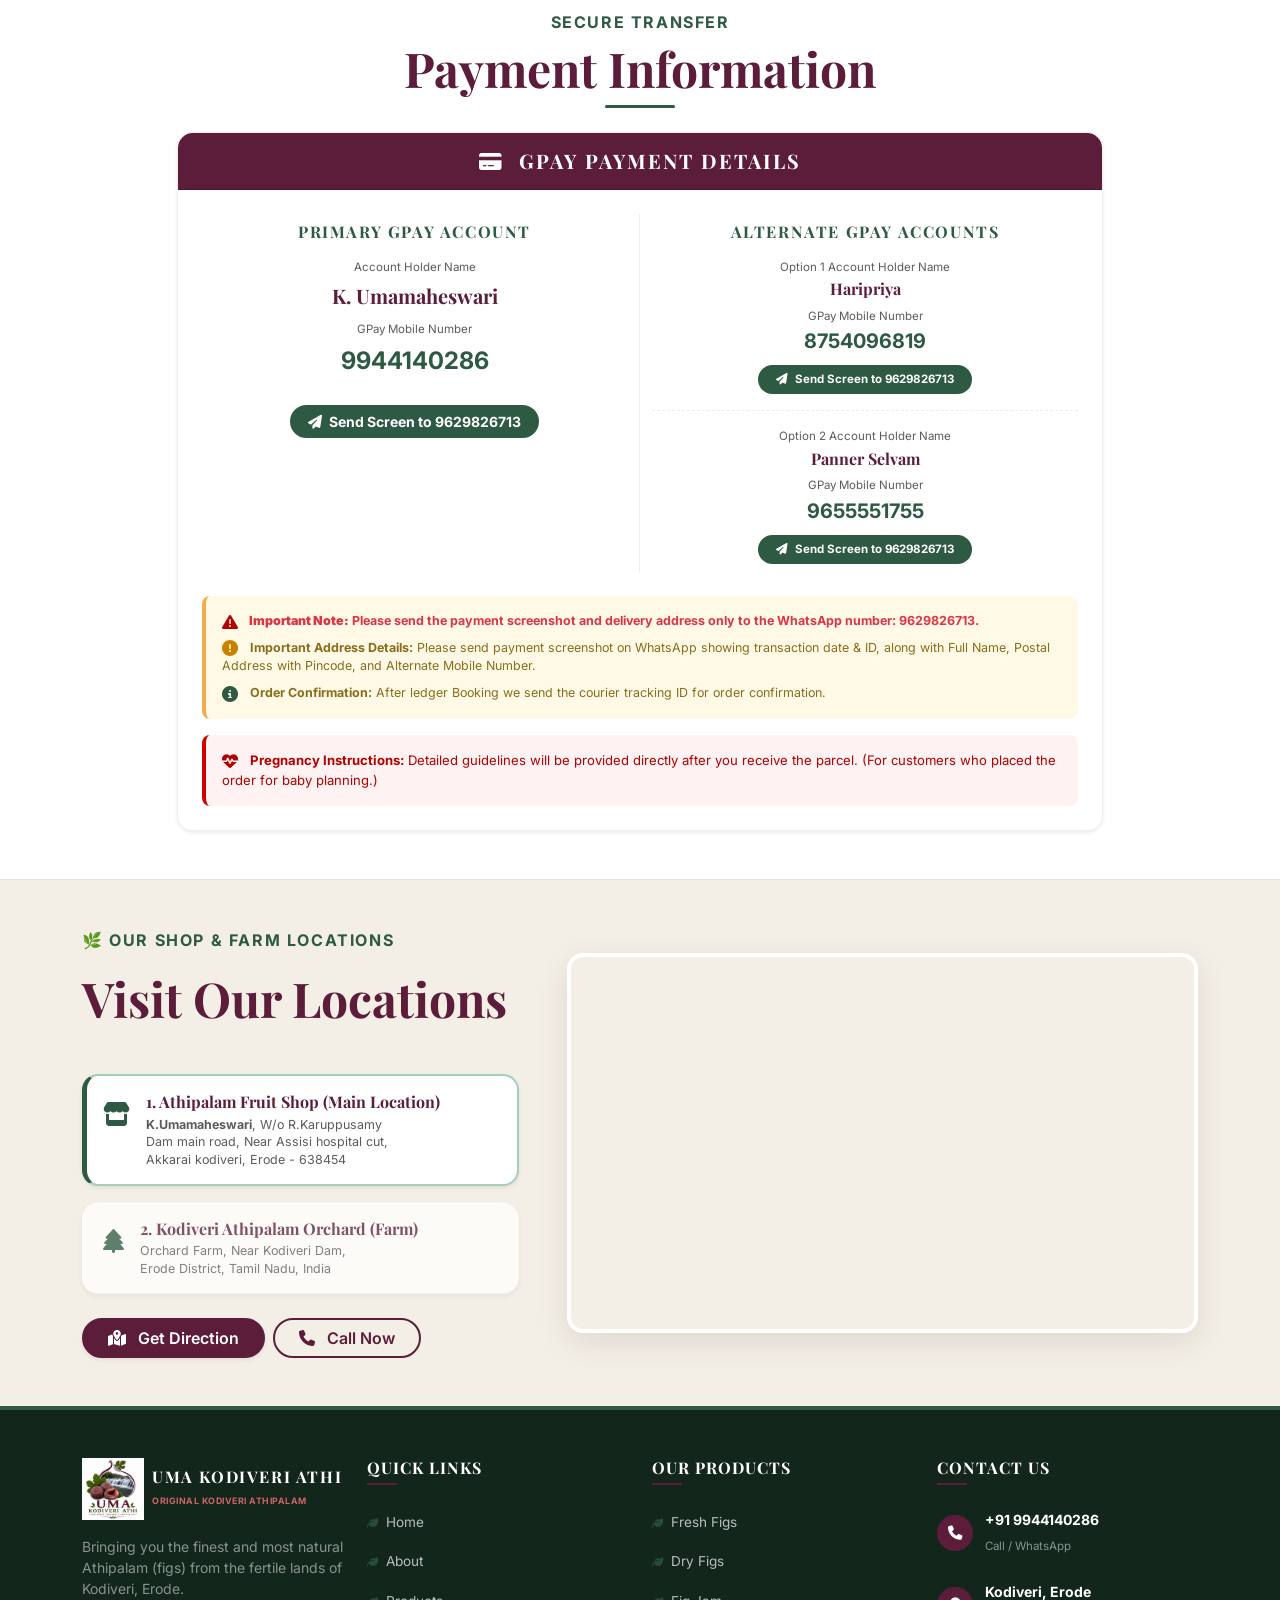
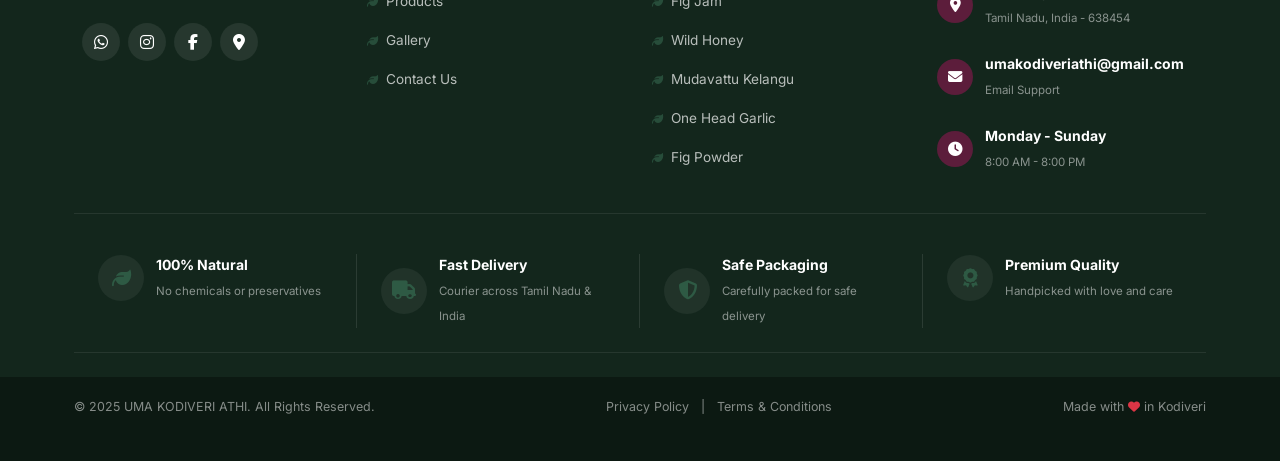
<file: contact.html>
<!DOCTYPE html>
<html lang="en">
<head>
    <meta charset="UTF-8">
    <meta name="viewport" content="width=device-width, initial-scale=1.0">
    <title>Contact Us & Order Details | Uma Kodiveri Athi</title>
    
    <!-- SEO Meta Tags -->
    <meta name="description" content="Get in touch with Uma Kodiveri Athi. Call or message us on WhatsApp (+91 9944140286) to order fresh figs, wild honey, and wellness herbs direct from our Erode farm.">
    <meta name="keywords" content="Contact Kodiveri Athipalam, Gobichettipalayam organic farm location, map directions Kodiveri dam, GPay details Erode figs, Erode contact number">
    
    <!-- Canonical & Manifest -->
    <link rel="canonical" href="https://umakodiveriathi.com/contact.html">
    <link rel="manifest" href="manifest.json">
    
    <!-- Open Graph / Facebook -->
    <meta property="og:type" content="website">
    <meta property="og:url" content="https://umakodiveriathi.com/contact.html">
    <meta property="og:title" content="Contact Us & Order Details | Uma Kodiveri Athi">
    <meta property="og:description" content="Get in touch with Uma Kodiveri Athi. Call or message us on WhatsApp (+91 9944140286) to order fresh figs, wild honey, and wellness herbs direct from our Erode farm.">
    <meta property="og:image" content="assets/images/logo.png">

    <!-- Twitter -->
    <meta property="twitter:card" content="summary_large_image">
    <meta property="twitter:url" content="https://umakodiveriathi.com/contact.html">
    <meta property="twitter:title" content="Contact Us & Order Details | Uma Kodiveri Athi">
    <meta property="twitter:description" content="Get in touch with Uma Kodiveri Athi. Call or message us on WhatsApp (+91 9944140286) to order fresh figs, wild honey, and wellness herbs direct from our Erode farm.">
    <meta property="twitter:image" content="assets/images/logo.png">

    <!-- Favicon -->
    <link rel="shortcut icon" href="assets/images/logo-without-bg.png" type="image/x-icon">

    <!-- Google Fonts -->
    <link rel="preconnect" href="https://fonts.googleapis.com">
    <link rel="preconnect" href="https://fonts.gstatic.com" crossorigin>
    <link href="https://fonts.googleapis.com/css2?family=Inter:wght@300;400;500;600;700&family=Playfair+Display:ital,wght@0,400;0,600;0,700;1,400&display=swap" rel="stylesheet">

    <!-- Bootstrap 5 CSS CDN -->
    <link href="https://cdn.jsdelivr.net/npm/bootstrap@5.3.2/dist/css/bootstrap.min.css" rel="stylesheet" integrity="sha384-T3c6CoIi6uLrA9TneNEoa7RxnatzjcDSCmG1MXxSR1GAsXEV/Dwwykc2MPK8M2HN" crossorigin="anonymous">
    <!-- Font Awesome Icons CDN -->
    <link rel="stylesheet" href="https://cdnjs.cloudflare.com/ajax/libs/font-awesome/6.4.2/css/all.min.css" integrity="sha512-z3gLpd7yknf1YoNbCzqRKc4qyor8gaKU1qmn+CShxbuBusANI9QpRohGBreCFkKxLhei6S9CQXFEbbKuqLg0DA==" crossorigin="anonymous" referrerpolicy="no-referrer" />
    
    <!-- Custom CSS -->
    <link rel="stylesheet" href="assets/css/style.css">

    <!-- Structured Data Schema -->
    <script type="application/ld+json">
    {
      "@context": "https://schema.org",
      "@graph": [
        {
          "@type": "BreadcrumbList",
          "itemListElement": [{
            "@type": "ListItem",
            "position": 1,
            "name": "Home",
            "item": "https://umakodiveriathi.com/"
          },{
            "@type": "ListItem",
            "position": 2,
            "name": "Contact Us",
            "item": "https://umakodiveriathi.com/contact.html"
          }]
        },
        {
          "@type": "LocalBusiness",
          "@id": "https://umakodiveriathi.com/#organization",
          "name": "Uma Kodiveri Athi",
          "image": "https://umakodiveriathi.com/assets/images/logo.png",
          "url": "https://umakodiveriathi.com/",
          "telephone": "+919944140286",
          "priceRange": "$$",
          "address": {
            "@type": "PostalAddress",
            "streetAddress": "Dam main road, Near Assisi hospital cut, Akkarai kodiveri",
            "addressLocality": "Erode",
            "addressRegion": "Tamil Nadu",
            "postalCode": "638454",
            "addressCountry": "IN"
          }
        }
      ]
    }
    </script>
</head>
<body class="bg-cream">

    <!-- 1. Header & Navigation -->
    <header class="navbar-wrapper">
        <nav class="navbar navbar-expand-lg fixed-top shadow-sm" id="mainNavbar">
            <div class="container">
                <a class="navbar-brand d-flex align-items-center" href="index.html" id="navBrand">
                    <!-- Brand Logo -->
                    <img src="assets/images/logo-without-bg.png" alt="Uma Kodiveri Athi Logo" class="brand-logo me-2" id="brandLogo">
                    <div class="brand-text-container">
                        <span class="brand-name text-uppercase">UMA KODIVERI ATHI</span>
                        <span class="brand-tagline d-block text-uppercase">ORIGINAL KODIVERI ATHIPALAM</span>
                    </div>
                </a>
                
                <button class="navbar-toggler" type="button" data-bs-toggle="collapse" data-bs-target="#navbarContent" aria-controls="navbarContent" aria-expanded="false" aria-label="Toggle navigation" id="navbarTogglerBtn">
                    <span class="navbar-toggler-icon"></span>
                </button>
                
                <div class="collapse navbar-collapse" id="navbarContent">
                    <ul class="navbar-nav ms-auto mb-2 mb-lg-0 align-items-center">
                        <li class="nav-item">
                            <a class="nav-link" href="index.html" id="link-home">Home</a>
                        </li>
                        <li class="nav-item">
                            <a class="nav-link" href="about.html" id="link-about">About</a>
                        </li>
                        <li class="nav-item">
                            <a class="nav-link" href="products.html" id="link-products">Products</a>
                        </li>
                        <li class="nav-item">
                            <a class="nav-link" href="gallery.html" id="link-gallery">Gallery</a>
                        </li>
                        <li class="nav-item">
                            <a class="nav-link active" href="contact.html" id="link-contact">Contact</a>
                        </li>
                        <li class="nav-item ms-lg-3 mt-3 mt-lg-0 d-flex gap-2 nav-action-buttons">
                            <a href="tel:9944140286" class="btn btn-outline-maroon btn-sm px-3 rounded-pill" id="headerCallBtn">
                                <i class="fa-solid fa-phone me-1"></i> Call Now
                            </a>
                            <a href="https://wa.me/919944140286?text=Hi%20Uma%20Kodiveri%20Athi%2C%20I%20want%20to%20know%20more%20about%20your%20products." target="_blank" class="btn btn-green btn-sm px-3 rounded-pill text-white" id="headerWhatsappBtn">
                                <i class="fa-brands fa-whatsapp me-1"></i> WhatsApp Order
                            </a>
                        </li>
                    </ul>
                </div>
            </div>
        </nav>
    </header>

    <!-- 2. Contact Banner Hero -->
    <header class="pt-4 pb-3 pt-md-5 pb-md-5 bg-white border-bottom position-relative overflow-hidden">

        <div class="container text-center py-2 py-md-3">
            <span class="text-green text-uppercase fw-bold tracking-wider fs-6 d-block mb-2">Get in Touch</span>
            <h1 class="display-4 text-maroon serif-font mb-3">Connect With Us</h1>
            <div class="header-divider-leaf my-3 text-center">
                <i class="fa-solid fa-leaf text-green"></i>
            </div>
            <p class="lead text-muted max-width-600 mx-auto">Have questions about our fresh stocks or courier delivery? Contact us directly via phone, WhatsApp or social media.</p>
        </div>
    </header>

    <!-- 3. Contact Cards & Form Section -->
    <section id="contact" class="contact-section py-5 bg-cream-soft border-bottom">
        <div class="container">
            <div class="row g-4 justify-content-center" id="contactCardsGrid">
                <!-- Brand info card -->
                <div class="col-md-6 col-lg-4">
                    <div class="card contact-card border-0 shadow-sm p-4 text-center h-100 rounded-4" style="background-color: var(--color-white);">
                        <div class="contact-icon text-maroon fs-1 mb-3">
                            <i class="fa-solid fa-house-chimney"></i>
                        </div>
                        <h3 class="h5 card-title text-maroon mb-2 serif-font">Uma Kodiveri Athi</h3>
                        <p class="card-text text-muted small mb-2" style="font-size: 0.78rem !important; line-height: 1.45;"><strong>Athipalam Fruit Shop</strong><br>Dam main road, Near Assisi hospital cut,<br>Akkarai kodiveri, Erode - 638454</p>
                        <div class="mt-2 pt-2 border-top border-light" style="font-size: 0.85rem;">
                            <i class="fa-solid fa-envelope text-green me-1.5"></i>
                            <a href="mailto:umakodiveriathi@gmail.com" class="text-maroon fw-semibold text-decoration-none">umakodiveriathi@gmail.com</a>
                        </div>
                    </div>
                </div>
                <!-- Phone/WhatsApp card -->
                <div class="col-md-6 col-lg-4">
                    <div class="card contact-card border-0 shadow-sm p-4 text-center h-100 rounded-4" style="background-color: var(--color-white);">
                        <div class="contact-icon text-green fs-1 mb-3">
                            <i class="fa-solid fa-phone-volume"></i>
                        </div>
                        <h3 class="h5 card-title text-maroon mb-2 serif-font">Phone &amp; WhatsApp</h3>
                        <p class="card-text text-green fw-bold fs-4 mb-2">9944140286</p>
                        <p class="card-text text-muted small mb-0">Available for calls and messages daily from 8:00 AM to 8:00 PM.</p>
                    </div>
                </div>
                <!-- Instagram card -->
                <div class="col-md-6 col-lg-4">
                    <div class="card contact-card border-0 shadow-sm p-4 text-center h-100 rounded-4" style="background-color: var(--color-white);">
                        <div class="contact-icon text-maroon fs-1 mb-3">
                            <i class="fa-brands fa-instagram"></i>
                        </div>
                        <h3 class="h5 card-title text-maroon mb-2 serif-font">Instagram</h3>
                        <p class="card-text mb-2"><i class="fa-solid fa-at text-green me-1"></i>umakodiveriathi</p>
                        <a href="https://www.instagram.com/umakodiveriathi/" target="_blank" class="text-maroon fw-bold" id="instagramPageLink">Follow Page</a>
                    </div>
                </div>
            </div>

            <!-- Call to action buttons row -->
            <div class="row mt-4 text-center" id="contactCtaRow">
                <div class="col-12 d-flex flex-wrap justify-content-center gap-3">
                    <a href="tel:9944140286" class="btn btn-maroon btn-lg rounded-pill px-4 py-2.5 shadow-sm" id="btnContactCall" style="font-size: 1rem;">
                        <i class="fa-solid fa-phone me-2"></i> Call Now
                    </a>
                    <a href="https://wa.me/919944140286?text=Hi%20Uma%20Kodiveri%20Athi%2C%20I%20want%20to%20inquire%20about%20fig%20products." target="_blank" class="btn btn-green btn-lg text-white rounded-pill px-4 py-2.5 shadow-sm" id="btnContactWhatsapp" style="font-size: 1rem;">
                        <i class="fa-brands fa-whatsapp me-2"></i> Message on WhatsApp
                    </a>
                </div>
            </div>

            <!-- Contact Form (UI Only) -->
            <div class="row mt-5 pt-3">
                <div class="col-lg-8 mx-auto">
                    <div class="card contact-form-card border-0 shadow-sm rounded-4 p-4 p-md-5" style="background-color: var(--color-white);">
                        <h3 class="h4 text-maroon text-center serif-font mb-4"><i class="fa-solid fa-envelope-open-text me-2 text-green"></i> Send Us a Message</h3>
                        <form id="contactForm">
                            <div class="row g-3">
                                <div class="col-md-6 text-start">
                                    <label for="formName" class="form-label text-green fw-bold small">Your Name</label>
                                    <input type="text" class="form-control border-light-green py-2.5 rounded-3" id="formName" placeholder="Enter your name" required>
                                </div>
                                <div class="col-md-6 text-start">
                                    <label for="formPhone" class="form-label text-green fw-bold small">Phone Number</label>
                                    <input type="tel" class="form-control border-light-green py-2.5 rounded-3" id="formPhone" placeholder="Enter phone number" required>
                                </div>
                                <div class="col-12 text-start">
                                    <label for="formEmail" class="form-label text-green fw-bold small">Email Address (Optional)</label>
                                    <input type="email" class="form-control border-light-green py-2.5 rounded-3" id="formEmail" placeholder="Enter your email">
                                </div>
                                <div class="col-12 text-start">
                                    <label for="formSubject" class="form-label text-green fw-bold small">Subject</label>
                                    <input type="text" class="form-control border-light-green py-2.5 rounded-3" id="formSubject" placeholder="Inquiry about fresh figs, bulk orders, etc." required>
                                </div>
                                <div class="col-12 text-start">
                                    <label for="formMessage" class="form-label text-green fw-bold small">Your Message</label>
                                    <textarea class="form-control border-light-green py-2.5 rounded-3" id="formMessage" rows="5" placeholder="Write your message here..." required></textarea>
                                </div>
                                <div class="col-12 text-center mt-4">
                                    <button type="submit" class="btn btn-green px-5 py-3 rounded-pill text-white shadow-sm hover-lift"><i class="fa-solid fa-paper-plane me-2"></i> Send Message</button>
                                </div>
                            </div>
                        </form>
                    </div>
                </div>
            </div>
        </div>
    </section>

    <!-- 4. GPay Payment Details Card Section -->
    <section class="py-5 bg-white border-bottom">
        <div class="container">
            <div class="row text-center mb-4">
                <div class="col-lg-8 mx-auto">
                    <span class="text-green text-uppercase fw-bold tracking-wider fs-6 d-block mb-1">Secure Transfer</span>
                    <h2 class="display-5 text-maroon serif-font">Payment Information</h2>
                    <div class="title-underline mx-auto"></div>
                </div>
            </div>
            
            <div class="row" id="paymentDetailsWrapper">
                <div class="col-lg-10 mx-auto">
                    <div class="card payment-details-card border-0 shadow-sm rounded-4 overflow-hidden position-relative">
                        <div class="card-header bg-maroon text-white text-center py-3">
                            <h3 class="h5 mb-0 fw-bold serif-font text-uppercase tracking-wider text-white"><i class="fa-solid fa-credit-card me-2"></i> GPay Payment Details</h3>
                        </div>
                        <div class="card-body p-4 bg-white position-relative">
                            <div class="row g-4 position-relative">
                                <!-- Left Column -->
                                <div class="col-sm-6 text-center border-sm-end py-2">
                                    <h4 class="h6 text-green fw-bold text-uppercase tracking-wider mb-3">Primary GPay Account</h4>
                                    <div class="mb-2">
                                        <span class="text-muted extra-small d-block mb-1">Account Holder Name</span>
                                        <strong class="text-maroon fs-5 serif-font">K. Umamaheswari</strong>
                                    </div>
                                    <div class="mb-4">
                                        <span class="text-muted extra-small d-block mb-1">GPay Mobile Number</span>
                                        <strong class="text-green fs-4">9944140286</strong>
                                    </div>
                                    <div class="d-flex justify-content-center gap-2">
                                        <a href="https://wa.me/919629826713?text=Hi%20Uma%20Kodiveri%20Athi%2C%20I%20have%20sent%20the%20payment%20to%20Umamaheswari%20(9944140286).%20Here%20is%20my%20payment%20screenshot%20and%20delivery%20address..." target="_blank" class="btn btn-green btn-sm rounded-pill text-white px-3 fw-bold">
                                            <i class="fa-solid fa-paper-plane me-1"></i> Send Screen to 9629826713
                                        </a>
                                    </div>
                                </div>

                                <!-- Right Column -->
                                <div class="col-sm-6 text-center py-2">
                                    <h4 class="h6 text-green fw-bold text-uppercase tracking-wider mb-3">Alternate GPay Accounts</h4>
                                    
                                    <!-- Option 1 -->
                                    <div class="mb-3 pb-2 border-bottom" style="border-bottom-style: dashed !important; border-bottom-color: rgba(46,90,68,0.1) !important;">
                                        <div class="mb-1">
                                            <span class="text-muted extra-small d-block mb-0.5">Option 1 Account Holder Name</span>
                                            <strong class="text-maroon fs-6 serif-font">Haripriya</strong>
                                        </div>
                                        <div class="mb-2">
                                            <span class="text-muted extra-small d-block mb-0.5">GPay Mobile Number</span>
                                            <strong class="text-green fs-5">8754096819</strong>
                                        </div>
                                        <div class="d-flex justify-content-center mb-2">
                                            <a href="https://wa.me/919629826713?text=Hi%20Uma%20Kodiveri%20Athi%2C%20I%20have%20sent%20the%20payment%20to%20Haripriya%20(8754096819).%20Here%20is%20my%20payment%20screenshot%20and%20delivery%20address..." target="_blank" class="btn btn-green btn-sm rounded-pill text-white px-3 py-1 fw-bold" style="font-size: 0.72rem;">
                                                <i class="fa-solid fa-paper-plane me-1"></i> Send Screen to 9629826713
                                            </a>
                                        </div>
                                    </div>
                                    
                                    <!-- Option 2 -->
                                    <div>
                                        <div class="mb-1">
                                            <span class="text-muted extra-small d-block mb-0.5">Option 2 Account Holder Name</span>
                                            <strong class="text-maroon fs-6 serif-font">Panner Selvam</strong>
                                        </div>
                                        <div class="mb-2">
                                            <span class="text-muted extra-small d-block mb-0.5">GPay Mobile Number</span>
                                            <strong class="text-green fs-5">9655551755</strong>
                                        </div>
                                        <div class="d-flex justify-content-center">
                                            <a href="https://wa.me/919629826713?text=Hi%20Uma%20Kodiveri%20Athi%2C%20I%20have%20sent%20the%20payment%20to%20Panner%20Selvam%20(9655551755).%20Here%20is%20my%20payment%20screenshot%20and%20delivery%20address..." target="_blank" class="btn btn-green btn-sm rounded-pill text-white px-3 py-1 fw-bold" style="font-size: 0.72rem;">
                                                <i class="fa-solid fa-paper-plane me-1"></i> Send Screen to 9629826713
                                            </a>
                                        </div>
                                    </div>
                                </div>
                            </div>

                            <!-- Bottom Yellow Warning Note Block -->
                            <div class="alert alert-warning border-0 rounded-3 mt-4 mb-3 text-start py-3 px-3" style="background-color: #fff9e6; color: #8a6d1c; font-size: 0.78rem; border-left: 4px solid #f0ad4e !important; line-height: 1.5;">
                                <div class="mb-2 text-danger fw-bold">
                                    <i class="fa-solid fa-triangle-exclamation fs-6 me-2 align-middle" style="color: #b30000;"></i>
                                    <strong>Important Note:</strong> Please send the payment screenshot and delivery address only to the WhatsApp number: 9629826713.
                                </div>
                                <div class="mb-2">
                                    <i class="fa-solid fa-circle-exclamation fs-6 me-2 align-middle" style="color: #c98200;"></i>
                                    <strong>Important Address Details:</strong> Please send payment screenshot on WhatsApp showing transaction date & ID, along with Full Name, Postal Address with Pincode, and Alternate Mobile Number.
                                </div>
                                <div class="mb-0">
                                    <i class="fa-solid fa-circle-info fs-6 me-2 align-middle text-green"></i>
                                    <strong>Order Confirmation:</strong> After ledger Booking we send the courier tracking ID for order confirmation.
                                </div>
                            </div>
                            <div class="alert alert-danger border-0 rounded-3 text-start p-3 mb-0" style="background-color: #fff2f2; color: #b30000; font-size: 0.82rem; border-left: 4px solid #cc0000 !important; line-height: 1.5;">
                                <p class="mb-0">
                                    <i class="fa-solid fa-heart-pulse me-2 align-middle fs-6"></i>
                                    <strong>Pregnancy Instructions:</strong> Detailed guidelines will be provided directly after you receive the parcel. (For customers who placed the order for baby planning.)
                                </p>
                            </div>
                        </div>
                    </div>
                </div>
            </div>
        </div>
    </section>

    <!-- 5. Location Section (Map) -->
    <section id="location" class="location-section py-5 bg-cream-soft">
        <div class="container">
            <div class="row align-items-center g-5">
                    <div class="col-lg-5" id="locationInfo">
                        <div class="section-header-left mb-4">
                            <span class="text-green text-uppercase fw-bold tracking-wider fs-6 d-block mb-2">🌿 Our Shop & Farm Locations</span>
                            <h2 class="display-5 section-title text-maroon mt-2 serif-font">Visit Our Locations</h2>
                        </div>
                        
                        <!-- Location Selection Cards -->
                        <div class="d-flex flex-column gap-3 mb-4">
                            <!-- Location 1: Fruit Shop -->
                            <div class="card location-select-card border border-2 border-success-subtle shadow-sm p-3 rounded-4" style="cursor: pointer; border-left: 5px solid var(--color-green) !important; background-color: var(--color-white);" onclick="switchLocation('shop', 'https://maps.google.com/maps?q=11.462505,77.3049383&z=16&output=embed', 'https://www.google.com/maps/place/11%C2%B027\'45.0%22N+77%C2%B018\'17.8%22E/@11.462505,77.3023634,17z/data=!3m1!4b1!4m4!3m3!8m2!3d11.462505!4d77.3049383')">
                                <div class="d-flex align-items-start gap-3">
                                    <div class="text-green fs-4 mt-1"><i class="fa-solid fa-store"></i></div>
                                    <div class="text-start">
                                        <h4 class="h6 fw-bold text-maroon mb-1">1. Athipalam Fruit Shop (Main Location)</h4>
                                        <p class="text-muted mb-0 small" style="line-height: 1.4; font-size: 0.78rem;">
                                            <strong>K.Umamaheswari</strong>, W/o R.Karuppusamy<br>
                                            Dam main road, Near Assisi hospital cut,<br>
                                            Akkarai kodiveri, Erode - 638454
                                        </p>
                                    </div>
                                </div>
                            </div>
                            
                            <!-- Location 2: Orchard -->
                            <div class="card location-select-card border border-light shadow-sm p-3 rounded-4 opacity-75" style="cursor: pointer; border-left: 5px solid transparent !important; background-color: var(--color-white);" onclick="switchLocation('orchard', 'https://www.google.com/maps/embed?pb=!1m18!1m12!1m3!1d3910.7431267868356!2d77.2922119!3d11.5303766!2m3!1f0!2f0!3f0!3m2!1i1024!2i768!4f13.1!3m3!1m2!1s0x3ba91c0fffaaaaaa%3A0x6b245e2c5aa81ba5!2sKodiveri%20Dam!5e0!3m2!1sen!2sin!4v1700000000000!5m2!1sen!2sin', 'https://maps.app.goo.gl/kX1nNocv6b88Lba5A')">
                                <div class="d-flex align-items-start gap-3">
                                    <div class="text-green fs-4 mt-1"><i class="fa-solid fa-tree"></i></div>
                                    <div class="text-start">
                                        <h4 class="h6 fw-bold text-maroon mb-1">2. Kodiveri Athipalam Orchard (Farm)</h4>
                                        <p class="text-muted mb-0 small" style="line-height: 1.4; font-size: 0.78rem;">
                                            Orchard Farm, Near Kodiveri Dam,<br>
                                            Erode District, Tamil Nadu, India
                                        </p>
                                    </div>
                                </div>
                            </div>
                        </div>

                        <div class="d-flex flex-wrap gap-2 location-action-buttons">
                            <a href="https://www.google.com/maps/place/11%C2%B027\'45.0%22N+77%C2%B018\'17.8%22E/@11.462505,77.3023634,17z/data=!3m1!4b1!4m4!3m3!8m2!3d11.462505!4d77.3049383" target="_blank" class="btn btn-maroon rounded-pill px-4 shadow-sm" id="locationDirectionsBtn">
                                <i class="fa-solid fa-map-location-dot me-2"></i> Get Direction
                            </a>
                            <a href="tel:9944140286" class="btn btn-outline-maroon rounded-pill px-4" id="locationCallBtn">
                                <i class="fa-solid fa-phone me-2"></i> Call Now
                            </a>
                        </div>
                    </div>
                    <div class="col-lg-7" id="locationMap">
                        <div class="map-container shadow rounded-4 overflow-hidden border border-white border-4" style="height: 380px; position: relative;">
                            <!-- Google Map Iframe centered around default location (Shop) -->
                            <iframe 
                                src="https://maps.google.com/maps?q=11.462505,77.3049383&z=16&output=embed" 
                                width="100%" 
                                height="100%" 
                                style="border:0;" 
                                allowfullscreen="" 
                                loading="lazy" 
                                referrerpolicy="no-referrer-when-downgrade"
                                title="Uma Kodiveri Athi Location Map"
                                id="googleMapIframe">
                            </iframe>
                        </div>
                    </div>
                </div>
            </div>
        </section>
        <script>
            function switchLocation(type, embedUrl, directionUrl) {
                document.getElementById('googleMapIframe').src = embedUrl;
                document.getElementById('locationDirectionsBtn').href = directionUrl;
                
                const cards = document.querySelectorAll('.location-select-card');
                cards.forEach((card, idx) => {
                    if (type === 'shop' && idx === 0) {
                        card.classList.add('border-success-subtle');
                        card.classList.remove('border-light', 'opacity-75');
                        card.style.borderLeftColor = 'var(--color-green)';
                    } else if (type === 'orchard' && idx === 1) {
                        card.classList.add('border-success-subtle');
                        card.classList.remove('border-light', 'opacity-75');
                        card.style.borderLeftColor = 'var(--color-green)';
                    } else {
                        card.classList.add('border-light', 'opacity-75');
                        card.classList.remove('border-success-subtle');
                        card.style.borderLeftColor = 'transparent';
                    }
                });
            }
        </script>

    <!-- 11. Footer -->
    <footer class="footer-wrapper pt-6">
        <div class="container pb-5">
            <div class="row g-4 mb-5">
                <!-- Column 1: Brand Info -->
                <div class="col-lg-3 col-md-6">
                    <div class="d-flex align-items-center mb-3">
                        <img src="assets/images/logo.png" alt="Uma Kodiveri Athi Logo" class="footer-logo me-2" id="footerBrandLogo">
                        <div>
                            <h4 class="h5 mb-0 serif-font text-uppercase tracking-wider text-white" style="font-size: 1rem;">Uma Kodiveri Athi</h4>
                            <span class="text-uppercase fw-bold text-muted" style="font-size: 0.55rem; color: #cc6666 !important; letter-spacing: 0.5px;">Original Kodiveri Athipalam</span>
                        </div>
                    </div>
                    <p class="text-white-50 small mb-4" style="line-height: 1.5;">
                        Bringing you the finest and most natural Athipalam (figs) from the fertile lands of Kodiveri, Erode.
                    </p>
                    <div class="d-flex align-items-center">
                        <a href="https://wa.me/919944140286" target="_blank" class="footer-social-icon" aria-label="WhatsApp"><i class="fa-brands fa-whatsapp"></i></a>
                        <a href="https://www.instagram.com/umakodiveriathi/" target="_blank" class="footer-social-icon" aria-label="Instagram"><i class="fa-brands fa-instagram"></i></a>
                        <a href="#" class="footer-social-icon" aria-label="Facebook"><i class="fa-brands fa-facebook-f"></i></a>
                        <a href="contact.html" class="footer-social-icon" aria-label="Location"><i class="fa-solid fa-location-dot"></i></a>
                    </div>
                </div>

                <!-- Column 2: Quick Links -->
                <div class="col-lg-3 col-md-6">
                    <h5 class="footer-heading text-uppercase">Quick Links</h5>
                    <ul class="list-unstyled footer-links-list mb-0">
                        <li><a href="index.html"><i class="fa-solid fa-leaf"></i>Home</a></li>
                        <li><a href="about.html"><i class="fa-solid fa-leaf"></i>About</a></li>
                        <li><a href="products.html"><i class="fa-solid fa-leaf"></i>Products</a></li>
                        <li><a href="gallery.html"><i class="fa-solid fa-leaf"></i>Gallery</a></li>
                        <li><a href="contact.html"><i class="fa-solid fa-leaf"></i>Contact Us</a></li>
                    </ul>
                </div>

                <!-- Column 3: Our Products -->
                <div class="col-lg-3 col-md-6">
                    <h5 class="footer-heading text-uppercase">Our Products</h5>
                    <ul class="list-unstyled footer-links-list mb-0">
                        <li><a href="products.html"><i class="fa-solid fa-leaf"></i>Fresh Figs</a></li>
                        <li><a href="products.html"><i class="fa-solid fa-leaf"></i>Dry Figs</a></li>
                        <li><a href="products.html"><i class="fa-solid fa-leaf"></i>Fig Jam</a></li>
                        <li><a href="products.html"><i class="fa-solid fa-leaf"></i>Wild Honey</a></li>
                        <li><a href="products.html"><i class="fa-solid fa-leaf"></i>Mudavattu Kelangu</a></li>
                        <li><a href="products.html"><i class="fa-solid fa-leaf"></i>One Head Garlic</a></li>
                        <li><a href="products.html"><i class="fa-solid fa-leaf"></i>Fig Powder</a></li>
                    </ul>
                </div>

                <!-- Column 4: Contact Us -->
                <div class="col-lg-3 col-md-6 text-start">
                    <h5 class="footer-heading text-uppercase">Contact Us</h5>
                    
                    <div class="footer-contact-item">
                        <div class="footer-contact-icon">
                            <i class="fa-solid fa-phone"></i>
                        </div>
                        <div>
                            <span class="d-block fw-bold text-white small">+91 9944140286</span>
                            <span class="text-white-50 extra-small" style="font-size: 0.72rem;">Call / WhatsApp</span>
                        </div>
                    </div>
                    
                    <div class="footer-contact-item">
                        <div class="footer-contact-icon">
                            <i class="fa-solid fa-location-dot"></i>
                        </div>
                        <div>
                            <span class="d-block fw-bold text-white small">Kodiveri, Erode</span>
                            <span class="text-white-50 extra-small" style="font-size: 0.72rem;">Tamil Nadu, India - 638454</span>
                        </div>
                    </div>
                    
                    <div class="footer-contact-item">
                        <div class="footer-contact-icon">
                            <i class="fa-solid fa-envelope"></i>
                        </div>
                        <div>
                            <span class="d-block fw-bold text-white small"><a href="mailto:umakodiveriathi@gmail.com" class="text-white text-decoration-none">umakodiveriathi@gmail.com</a></span>
                            <span class="text-white-50 extra-small" style="font-size: 0.72rem;">Email Support</span>
                        </div>
                    </div>
                    
                    <div class="footer-contact-item">
                        <div class="footer-contact-icon">
                            <i class="fa-solid fa-clock"></i>
                        </div>
                        <div>
                            <span class="d-block fw-bold text-white small">Monday - Sunday</span>
                            <span class="text-white-50 extra-small" style="font-size: 0.72rem;">8:00 AM - 8:00 PM</span>
                        </div>
                    </div>
                </div>
            </div>

            <!-- Trust Badges Row -->
            <div class="row footer-trust-row g-3 justify-content-center text-start">
                <div class="col-sm-6 col-lg-3 border-end border-white-10">
                    <div class="footer-trust-badge">
                        <div class="footer-trust-icon-circle">
                            <i class="fa-solid fa-leaf"></i>
                        </div>
                        <div>
                            <span class="d-block fw-bold text-white small">100% Natural</span>
                            <span class="text-white-50 extra-small" style="font-size: 0.72rem;">No chemicals or preservatives</span>
                        </div>
                    </div>
                </div>
                <div class="col-sm-6 col-lg-3 border-end border-white-10">
                    <div class="footer-trust-badge">
                        <div class="footer-trust-icon-circle">
                            <i class="fa-solid fa-truck"></i>
                        </div>
                        <div>
                            <span class="d-block fw-bold text-white small">Fast Delivery</span>
                            <span class="text-white-50 extra-small" style="font-size: 0.72rem;">Courier across Tamil Nadu & India</span>
                        </div>
                    </div>
                </div>
                <div class="col-sm-6 col-lg-3 border-end border-white-10">
                    <div class="footer-trust-badge">
                        <div class="footer-trust-icon-circle">
                            <i class="fa-solid fa-shield-halved"></i>
                        </div>
                        <div>
                            <span class="d-block fw-bold text-white small">Safe Packaging</span>
                            <span class="text-white-50 extra-small" style="font-size: 0.72rem;">Carefully packed for safe delivery</span>
                        </div>
                    </div>
                </div>
                <div class="col-sm-6 col-lg-3">
                    <div class="footer-trust-badge">
                        <div class="footer-trust-icon-circle">
                            <i class="fa-solid fa-award"></i>
                        </div>
                        <div>
                            <span class="d-block fw-bold text-white small">Premium Quality</span>
                            <span class="text-white-50 extra-small" style="font-size: 0.72rem;">Handpicked with love and care</span>
                        </div>
                    </div>
                </div>
            </div>
        </div>
        
        <!-- Bottom copyright bar -->
        <div class="footer-bottom-bar py-3">
            <div class="container d-flex flex-column flex-sm-row justify-content-between align-items-center text-center text-sm-start g-2">
                <p class="mb-0 text-white-50">&copy; 2025 UMA KODIVERI ATHI. All Rights Reserved.</p>
                <div class="my-2 my-sm-0">
                    <a href="#" class="text-white-50 text-decoration-none mx-2 hover-white">Privacy Policy</a>
                    <span class="text-white-10">|</span>
                    <a href="#" class="text-white-50 text-decoration-none mx-2 hover-white">Terms & Conditions</a>
                </div>
                <p class="mb-0 text-white-50">Made with <i class="fa-solid fa-heart text-danger ms-0.5" style="font-size: 0.75rem;"></i> in Kodiveri</p>
            </div>
        </div>
    </footer>

    <!-- Floating WhatsApp Button -->
    <a href="https://wa.me/919944140286?text=Hi%20Uma%20Kodiveri%20Athi%2C%20I%20have%20an%20inquiry%20regarding%20Athipalam." target="_blank" class="floating-whatsapp shadow-lg d-flex align-items-center justify-content-center" id="floatingWhatsappBtn" aria-label="Order on WhatsApp">
        <i class="fa-brands fa-whatsapp"></i>
    </a>

    <!-- Bootstrap 5 JS Bundle CDN -->
    <script src="https://cdn.jsdelivr.net/npm/bootstrap@5.3.2/dist/js/bootstrap.bundle.min.js" integrity="sha384-C6RzsynM9kWDrMNeT87bh95OGNyZPhcTNXj1NW7RuBCsyN/o0jlpcV8Qyq46cDfL" crossorigin="anonymous"></script>
    <!-- jQuery CDN -->
    <script src="https://code.jquery.com/jquery-3.7.1.min.js" integrity="sha256-/JqT3SQfawRcv/BIHPThkBvs0OEvtFFmqPF/lYI/Cxo=" crossorigin="anonymous"></script>
    <!-- Custom JS -->
    <script src="assets/js/script.js"></script>
</body>
</html>
</file>
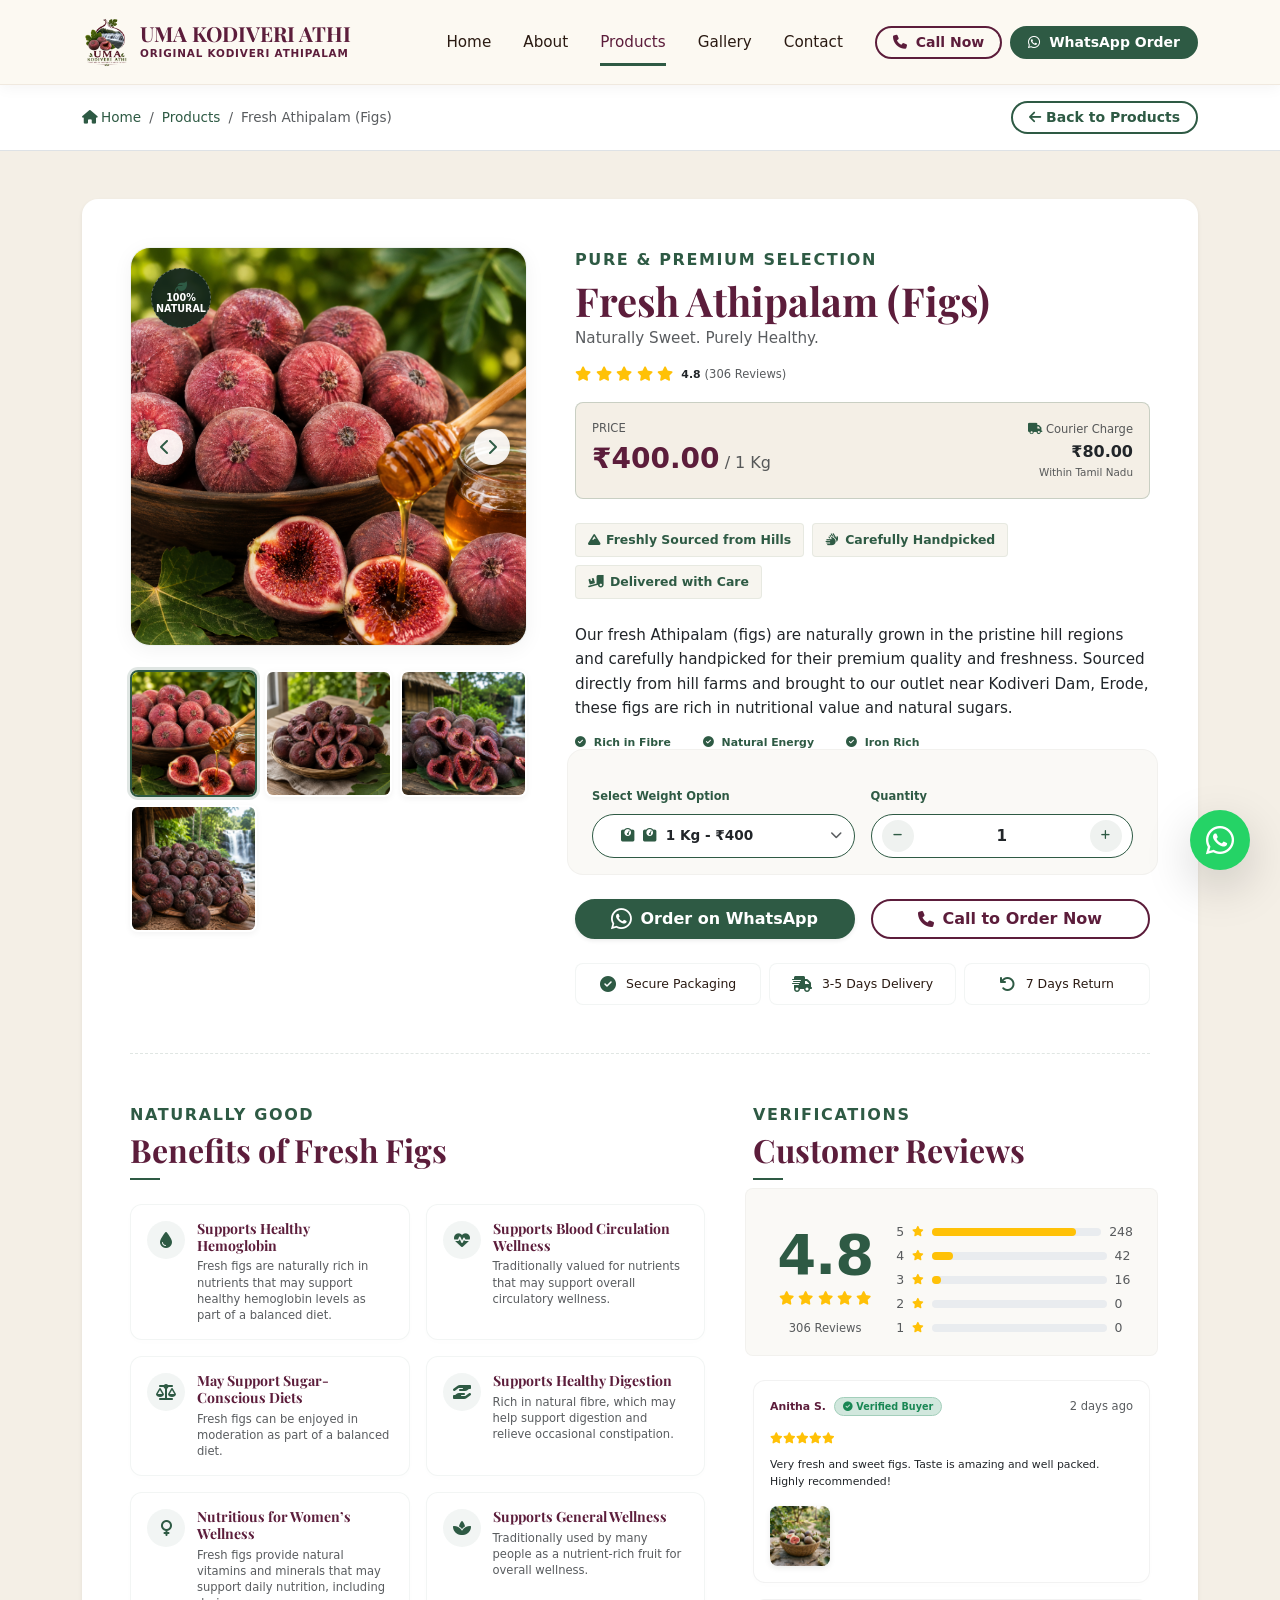
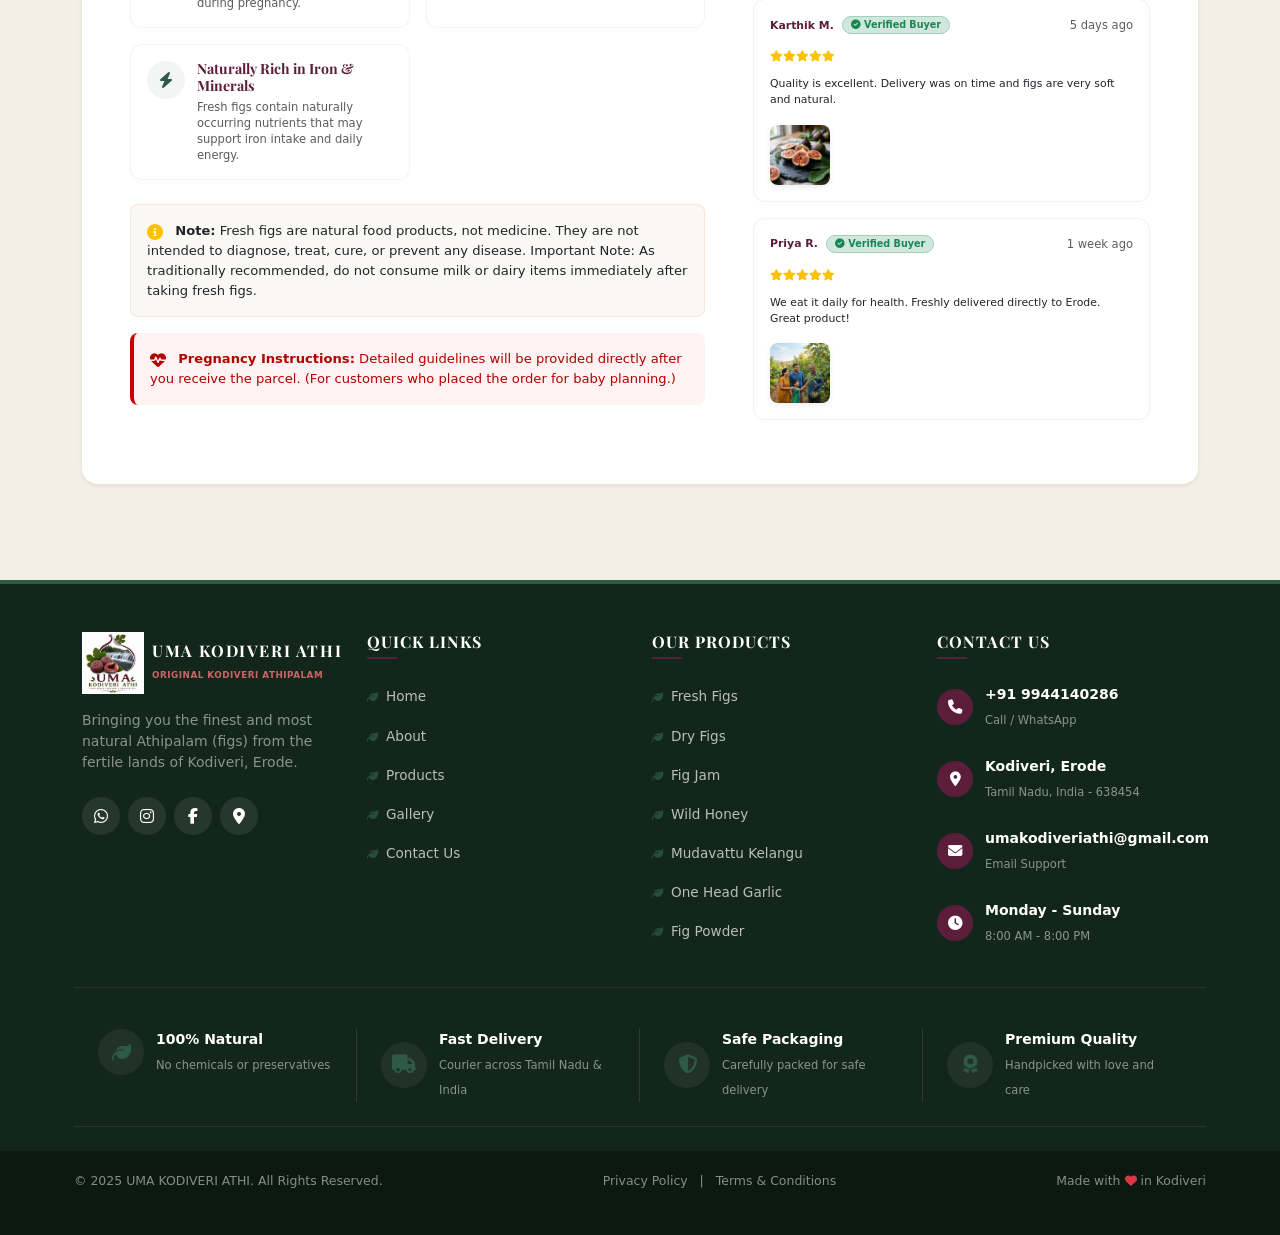
<file: product-detail.html>
<!DOCTYPE html>
<html lang="en">
<head>
    <meta charset="UTF-8">
    <meta name="viewport" content="width=device-width, initial-scale=1.0">
    <title id="seoTitle">Product Details | Uma Kodiveri Athi</title>
    
    <!-- SEO Meta Tags -->
    <meta name="description" id="seoDesc" content="Purchase premium natural farm-fresh products, organic figs, wild honey, and herbal powders direct from our Erode orchard.">
    <meta name="keywords" id="seoKeywords" content="Kodiveri Athipalam, Buy Figs Erode, Wild Honey, Mudavattu Kelangu, Erode organic farm">
    
    <!-- Canonical & Manifest -->
    <link rel="canonical" id="canonicalUrl" href="https://umakodiveriathi.com/product-detail.html">
    <link rel="manifest" href="manifest.json">
    
    <!-- Open Graph / Facebook -->
    <meta property="og:type" content="product">
    <meta property="og:url" id="ogUrl" content="https://umakodiveriathi.com/product-detail.html">
    <meta property="og:title" id="ogTitle" content="Product Details | Uma Kodiveri Athi">
    <meta property="og:description" id="ogDesc" content="Purchase premium natural farm-fresh products, organic figs, wild honey, and herbal powders direct from our Erode orchard.">
    <meta property="og:image" id="ogImage" content="assets/images/logo.png">

    <!-- Twitter -->
    <meta property="twitter:card" content="summary_large_image">
    <meta property="twitter:url" id="twitterUrl" content="https://umakodiveriathi.com/product-detail.html">
    <meta property="twitter:title" id="twitterTitle" content="Product Details | Uma Kodiveri Athi">
    <meta property="twitter:description" id="twitterDesc" content="Purchase premium natural farm-fresh products, organic figs, wild honey, and herbal powders direct from our Erode orchard.">
    <meta property="twitter:image" id="twitterImage" content="assets/images/logo.png">

    <!-- Favicon -->
    <link rel="shortcut icon" href="assets/images/logo-without-bg.png" type="image/x-icon">

    <!-- Google Fonts -->
    <link rel="preconnect" href="https://fonts.googleapis.com">
    <link rel="preconnect" href="https://fonts.gstatic.com" crossorigin>
    <link href="https://fonts.googleapis.com/css2?family=Outfit:wght@300;400;500;600;700;800&family=Playfair+Display:ital,wght@0,400;0,600;0,700;1,400&display=swap" rel="stylesheet">

    <!-- Font Awesome CDN -->
    <link rel="stylesheet" href="https://cdnjs.cloudflare.com/ajax/libs/font-awesome/6.4.2/css/all.min.css">

    <!-- Bootstrap 5 CSS CDN -->
    <link href="https://cdn.jsdelivr.net/npm/bootstrap@5.3.2/dist/css/bootstrap.min.css" rel="stylesheet" integrity="sha384-T3c6CoIi6uLrA9TneNEoa7RxnatzjcDSCmG1MXxSR1GAsXEV/Dwwykc2MPK8M2HN" crossorigin="anonymous">

    <!-- Custom CSS -->
    <link rel="stylesheet" href="assets/css/style.css">
    
    <style>
        /* Specific detail page styles */
        .detail-main-img-wrapper {
            position: relative;
            width: 100%;
            padding-bottom: 100%; /* Square aspect ratio */
            border-radius: 20px;
            overflow: hidden;
            border: 1px solid rgba(46,90,68,0.08);
            box-shadow: 0 4px 20px rgba(0,0,0,0.05);
            background: #fff;
        }
        .detail-main-img {
            position: absolute;
            top: 0;
            left: 0;
            width: 100%;
            height: 100%;
            object-fit: cover;
            transition: opacity 0.3s ease-in-out;
        }
        .detail-thumbnail-img {
            width: 100%;
            aspect-ratio: 1;
            object-fit: cover;
            border-radius: 8px;
            border: 2px solid transparent;
            cursor: pointer;
            transition: all 0.2s ease;
            box-shadow: 0 2px 6px rgba(0,0,0,0.05);
        }
        .detail-thumbnail-img:hover {
            transform: scale(1.05);
        }
        .detail-thumbnail-img.active {
            border-color: var(--color-green);
            box-shadow: 0 0 0 3px rgba(46,90,68,0.15);
        }
        .detail-nav-btn {
            width: 36px;
            height: 36px;
            background: rgba(255,255,255,0.9);
            border: none;
            box-shadow: 0 2px 8px rgba(0,0,0,0.1);
            color: var(--color-green);
            transition: all 0.2s ease;
        }
        .detail-nav-btn:hover {
            background: var(--color-green);
            color: #fff;
        }
        .detail-badge-stamp {
            position: absolute;
            top: 20px;
            left: 20px;
            background: rgba(19, 38, 28, 0.95);
            color: #fff;
            padding: 10px;
            border-radius: 50%;
            width: 60px;
            height: 60px;
            display: flex;
            flex-direction: column;
            align-items: center;
            justify-content: center;
            font-size: 0.6rem;
            font-weight: 700;
            line-height: 1.1;
            z-index: 10;
            box-shadow: 0 4px 10px rgba(0,0,0,0.15);
            border: 1px dashed rgba(255,255,255,0.3);
        }
        .detail-badge-stamp i {
            font-size: 0.75rem;
            color: var(--color-green);
        }
        .benefit-grid-item {
            background-color: var(--color-white);
            border: 1px solid rgba(46,90,68,0.06);
            border-radius: 12px;
            padding: 1rem;
            height: 100%;
            box-shadow: 0 2px 8px rgba(0,0,0,0.01);
            transition: all 0.2s ease;
        }
        .benefit-grid-item:hover {
            transform: translateY(-2px);
            box-shadow: 0 4px 12px rgba(46,90,68,0.04);
            border-color: rgba(46,90,68,0.12);
        }
        .benefit-icon-box {
            width: 38px;
            height: 38px;
            border-radius: 50%;
            background-color: rgba(46, 90, 68, 0.06);
            color: var(--color-green);
            display: flex;
            align-items: center;
            justify-content: center;
            font-size: 1rem;
            flex-shrink: 0;
            margin-right: 12px;
        }
        #detailRatingNumber {
            font-family: var(--font-body) !important;
            font-weight: 800 !important;
            letter-spacing: -0.02em;
        }
        .rating-bar-fill {
            height: 8px;
            background-color: #ffc107;
            border-radius: 10px;
        }
        .rating-bar-bg {
            height: 8px;
            background-color: #e9ecef;
            border-radius: 10px;
            width: 100%;
            display: inline-block;
            vertical-align: middle;
        }
        .review-card {
            background-color: var(--color-white);
            border: 1px solid rgba(0,0,0,0.05);
            border-radius: 12px;
            padding: 1rem;
            margin-bottom: 1rem;
            box-shadow: 0 2px 8px rgba(0,0,0,0.01);
        }
        .review-avatar-img {
            width: 60px;
            height: 60px;
            object-fit: cover;
            border-radius: 8px;
            box-shadow: 0 2px 6px rgba(0,0,0,0.08);
        }
        .spec-badge {
            background-color: #f7f5ef;
            color: var(--color-green);
            font-size: 0.78rem;
            font-weight: 600;
            padding: 6px 12px;
            border-radius: 4px;
            border: 1px solid rgba(46,90,68,0.08);
            display: inline-flex;
            align-items: center;
            gap: 6px;
        }
        .trust-box-item {
            border: 1px solid rgba(46,90,68,0.06);
            background: #fff;
            padding: 10px 15px;
            border-radius: 8px;
            display: flex;
            align-items: center;
            gap: 10px;
            font-size: 0.78rem;
            color: var(--color-dark);
            font-weight: 500;
        }
        .trust-box-item i {
            color: var(--color-green);
            font-size: 1rem;
        }
        
        /* Mobile overrides */
        @media (max-width: 991.98px) {
            main .card {
                padding: 2rem 1.5rem !important;
            }
            .trust-box-item {
                flex-direction: column;
                text-align: center;
                gap: 5px;
                padding: 10px 5px;
                font-size: 0.7rem;
            }
            .trust-box-item i {
                font-size: 0.9rem;
            }
        }
        @media (max-width: 575.98px) {
            main .card {
                padding: 1.25rem 1rem !important;
            }
            .display-6 {
                font-size: 1.8rem !important;
            }
            #detailSpecBadges {
                gap: 5px !important;
            }
            .spec-badge {
                font-size: 0.72rem !important;
                padding: 4px 8px !important;
            }
        }
        
        /* Pulsing Skeleton Loader Styles */
        @keyframes skeleton-pulse {
            0% {
                background-color: rgba(46, 90, 68, 0.05);
            }
            50% {
                background-color: rgba(46, 90, 68, 0.12);
            }
            100% {
                background-color: rgba(46, 90, 68, 0.05);
            }
        }
        .skeleton {
            background-color: rgba(46, 90, 68, 0.05);
            animation: skeleton-pulse 1.4s infinite ease-in-out;
            position: relative;
            overflow: hidden;
        }
    </style>
</head>
<body class="bg-cream-soft">

    <!-- 1. Header & Navigation -->
    <header class="navbar-wrapper">
        <nav class="navbar navbar-expand-lg fixed-top shadow-sm" id="mainNavbar">
            <div class="container">
                <a class="navbar-brand d-flex align-items-center" href="index.html" id="navBrand">
                    <!-- Brand Logo -->
                    <img src="assets/images/logo-without-bg.png" alt="Uma Kodiveri Athi Logo" class="brand-logo me-2" id="brandLogo">
                    <div class="brand-text-container">
                        <span class="brand-name text-uppercase">UMA KODIVERI ATHI</span>
                        <span class="brand-tagline d-block text-uppercase">ORIGINAL KODIVERI ATHIPALAM</span>
                    </div>
                </a>
                
                <button class="navbar-toggler" type="button" data-bs-toggle="collapse" data-bs-target="#navbarContent" aria-controls="navbarContent" aria-expanded="false" aria-label="Toggle navigation" id="navbarTogglerBtn">
                    <span class="navbar-toggler-icon"></span>
                </button>
                
                <div class="collapse navbar-collapse" id="navbarContent">
                    <ul class="navbar-nav ms-auto mb-2 mb-lg-0 align-items-center">
                        <li class="nav-item">
                            <a class="nav-link" href="index.html" id="link-home">Home</a>
                        </li>
                        <li class="nav-item">
                            <a class="nav-link" href="about.html" id="link-about">About</a>
                        </li>
                        <li class="nav-item">
                            <a class="nav-link active" href="products.html" id="link-products">Products</a>
                        </li>
                        <li class="nav-item">
                            <a class="nav-link" href="gallery.html" id="link-gallery">Gallery</a>
                        </li>
                        <li class="nav-item">
                            <a class="nav-link" href="contact.html" id="link-contact">Contact</a>
                        </li>
                        <li class="nav-item ms-lg-3 mt-3 mt-lg-0 d-flex gap-2 nav-action-buttons">
                            <a href="tel:9944140286" class="btn btn-outline-maroon btn-sm px-3 rounded-pill" id="headerCallBtn">
                                <i class="fa-solid fa-phone me-1"></i> Call Now
                            </a>
                            <a href="https://wa.me/919944140286?text=Hi%20Uma%20Kodiveri%20Athi%2C%20I%20want%20to%20know%20more%20about%20your%20products." target="_blank" class="btn btn-green btn-sm px-3 rounded-pill text-white" id="headerWhatsappBtn">
                                <i class="fa-brands fa-whatsapp me-1"></i> WhatsApp Order
                            </a>
                        </li>
                    </ul>
                </div>
            </div>
        </nav>
    </header>

    <!-- 2. Breadcrumb / Back Navigation -->
    <nav class="py-3 bg-white border-bottom">
        <div class="container">
            <div class="d-flex align-items-center justify-content-between flex-wrap gap-2">
                <nav aria-label="breadcrumb" class="mb-0">
                    <ol class="breadcrumb mb-0" style="font-size: 0.85rem;">
                        <li class="breadcrumb-item"><a href="index.html" class="text-decoration-none text-green"><i class="fa-solid fa-house me-1"></i>Home</a></li>
                        <li class="breadcrumb-item"><a href="products.html" class="text-decoration-none text-green">Products</a></li>
                        <li class="breadcrumb-item active text-muted" aria-current="page" id="breadcrumbActiveProduct">Fresh Figs</li>
                    </ol>
                </nav>
                <a href="products.html" class="btn btn-outline-green btn-sm rounded-pill px-3">
                    <i class="fa-solid fa-arrow-left me-1.5"></i> Back to Products
                </a>
            </div>
        </div>
    </nav>

    <!-- 3. Product Info Block -->
    <main class="py-5">
        <div class="container">
            <div class="card border-0 shadow-sm rounded-4 overflow-hidden bg-white p-4 p-lg-5 mb-5">
                <!-- Skeleton Loader layout -->
                <div id="productDetailSkeleton" class="py-2">
                    <div class="row g-5">
                        <div class="col-md-6 col-lg-5">
                            <div class="skeleton mb-3" style="width: 100%; padding-bottom: 100%; border-radius: 20px;"></div>
                            <div class="row g-2">
                                <div class="col-3"><div class="skeleton" style="padding-bottom: 100%; border-radius: 8px;"></div></div>
                                <div class="col-3"><div class="skeleton" style="padding-bottom: 100%; border-radius: 8px;"></div></div>
                                <div class="col-3"><div class="skeleton" style="padding-bottom: 100%; border-radius: 8px;"></div></div>
                                <div class="col-3"><div class="skeleton" style="padding-bottom: 100%; border-radius: 8px;"></div></div>
                            </div>
                        </div>
                        <div class="col-md-6 col-lg-7 text-start">
                            <div class="skeleton mb-2" style="width: 30%; height: 20px; border-radius: 4px;"></div>
                            <div class="skeleton mb-3" style="width: 70%; height: 40px; border-radius: 8px;"></div>
                            <div class="skeleton mb-4" style="width: 45%; height: 25px; border-radius: 4px;"></div>
                            <div class="skeleton mb-4" style="width: 100%; height: 80px; border-radius: 12px;"></div>
                            <div class="skeleton mb-3" style="width: 100%; height: 16px; border-radius: 4px;"></div>
                            <div class="skeleton mb-3" style="width: 95%; height: 16px; border-radius: 4px;"></div>
                            <div class="skeleton mb-4" style="width: 60%; height: 16px; border-radius: 4px;"></div>
                            <div class="row g-3 mb-4">
                                <div class="col-6"><div class="skeleton" style="height: 44px; border-radius: 50px;"></div></div>
                                <div class="col-6"><div class="skeleton" style="height: 44px; border-radius: 50px;"></div></div>
                            </div>
                            <div class="row g-3">
                                <div class="col-6"><div class="skeleton" style="height: 48px; border-radius: 50px;"></div></div>
                                <div class="col-6"><div class="skeleton" style="height: 48px; border-radius: 50px;"></div></div>
                            </div>
                        </div>
                    </div>
                    <hr class="my-5" style="border-top: 1.5px dashed rgba(46,90,68,0.15); opacity: 0.5;">
                    <div class="row g-5 text-start">
                        <div class="col-lg-7">
                            <div class="skeleton mb-3" style="width: 50%; height: 35px; border-radius: 6px;"></div>
                            <div class="skeleton mb-3" style="width: 100%; height: 60px; border-radius: 8px;"></div>
                            <div class="skeleton mb-3" style="width: 100%; height: 60px; border-radius: 8px;"></div>
                        </div>
                        <div class="col-lg-5">
                            <div class="skeleton mb-3" style="width: 60%; height: 35px; border-radius: 6px;"></div>
                            <div class="skeleton" style="width: 100%; height: 140px; border-radius: 12px;"></div>
                        </div>
                    </div>
                </div>

                <!-- Actual Content wrapper (Hidden while loading) -->
                <div id="productDetailContent" class="d-none">
                    <div class="row g-5">
                    
                    <!-- Left Column: Dynamic Gallery Showcase -->
                    <div class="col-md-6 col-lg-5">
                        <div class="detail-main-img-wrapper">
                            <!-- Natural Badge stamp -->
                            <div class="detail-badge-stamp">
                                <i class="fa-solid fa-leaf mb-0.5"></i>
                                <span>100%</span>
                                <span>NATURAL</span>
                            </div>
                            <!-- Main Photo -->
                            <img src="assets/images/Fresh Figs/1.png" alt="Product Image" class="detail-main-img" id="detailMainImg">
                            
                            <!-- Left/Right controls -->
                            <button class="btn detail-nav-btn rounded-circle position-absolute top-50 start-0 translate-middle-y ms-3 d-flex align-items-center justify-content-center" id="btnPrevImg" aria-label="Previous image">
                                <i class="fa-solid fa-chevron-left"></i>
                            </button>
                            <button class="btn detail-nav-btn rounded-circle position-absolute top-50 end-0 translate-middle-y me-3 d-flex align-items-center justify-content-center" id="btnNextImg" aria-label="Next image">
                                <i class="fa-solid fa-chevron-right"></i>
                            </button>
                        </div>
                        
                        <!-- Thumbnail Row -->
                        <div class="row g-2 mt-3" id="thumbnailsRow">
                            <!-- Populated Dynamically -->
                        </div>
                    </div>
                    
                    <!-- Right Column: Interactive Purchase Console -->
                    <div class="col-md-6 col-lg-7">
                        <div class="text-start">
                            <span class="text-green text-uppercase fw-bold tracking-wider fs-6 d-block mb-1" id="detailSectionSubtitle">Pure & Natural Selection</span>
                            <h1 class="display-6 text-maroon serif-font mb-1" id="detailProductTitle">Fresh Athipalam (Figs)</h1>
                            <p class="text-muted italic small-text mb-3" style="font-size: 0.95rem;" id="detailProductTagline">Naturally Sweet. Purely Healthy.</p>
                            
                            <!-- Rating overview -->
                            <div class="d-flex align-items-center mb-3">
                                <div class="text-warning me-2" style="font-size: 0.9rem;">
                                    <i class="fa-solid fa-star"></i>
                                    <i class="fa-solid fa-star"></i>
                                    <i class="fa-solid fa-star"></i>
                                    <i class="fa-solid fa-star"></i>
                                    <i class="fa-solid fa-star"></i>
                                </div>
                                <span class="text-dark fw-bold small-text me-1" id="detailRatingVal">4.8</span>
                                <span class="text-muted extra-small" id="detailReviewCount">(312 Reviews)</span>
                            </div>
                            
                            <!-- Pricing Display -->
                            <div class="bg-cream-soft rounded-3 p-3 mb-4 border border-light-green d-flex justify-content-between align-items-center">
                                <div>
                                    <span class="text-muted extra-small d-block text-uppercase tracking-wide mb-0.5">Price</span>
                                    <strong class="text-maroon fs-3" id="detailPriceDisplay">&#8377;400.00</strong>
                                    <span class="text-muted fs-6" id="detailWeightLabel">/ 1 Kg Bag</span>
                                </div>
                                <div class="text-end">
                                    <span class="courier-note text-muted extra-small d-block mb-0.5"><i class="fa-solid fa-truck text-green me-0.5"></i> Courier Charge</span>
                                    <strong class="text-dark" id="detailCourierDisplay">&#8377;80.00</strong>
                                    <span class="text-muted extra-small d-block" style="font-size: 0.65rem;">Within Tamil Nadu</span>
                                </div>
                            </div>
                            
                            <!-- Highlight Badges row -->
                            <div class="d-flex flex-wrap gap-2 mb-4" id="detailSpecBadges">
                                <span class="spec-badge"><i class="fa-solid fa-mountain"></i> Freshly Sourced from Hills</span>
                                <span class="spec-badge"><i class="fa-solid fa-hands"></i> Carefully Handpicked</span>
                                <span class="spec-badge"><i class="fa-solid fa-truck-ramp-box"></i> Delivered with Care</span>
                            </div>

                            <!-- Description -->
                            <p class="text-dark mb-3" style="line-height: 1.6; font-size: 0.95rem;" id="detailDescription">
                                Our fresh Athipalam (figs) are naturally grown in the pristine hill regions and carefully handpicked for their premium quality and freshness. Enjoy the natural sweetness and goodness in every bite.
                            </p>
                            
                            <!-- Bullet tags list -->
                            <div class="d-flex flex-wrap gap-3 mb-3" id="detailPropertiesTags">
                                <span class="text-green small-text fw-bold"><i class="fa-solid fa-circle-check me-1"></i> Rich in Fibre</span>
                                <span class="text-green small-text fw-bold"><i class="fa-solid fa-circle-check me-1"></i> Natural Energy</span>
                                <span class="text-green small-text fw-bold"><i class="fa-solid fa-circle-check me-1"></i> Iron Rich</span>
                            </div>

                            <!-- Selection Options Console -->
                            <div class="row g-3 align-items-end mb-4 bg-light p-3 rounded-4" style="background-color: #faf9f6 !important; border: 1px solid rgba(0,0,0,0.03);">
                                <div class="col-sm-6">
                                    <label class="form-label text-green fw-bold extra-small mb-1.5">Select Weight Option</label>
                                    <div class="dropdown w-100">
                                        <div class="input-pill-select d-flex align-items-center justify-content-between w-100 dropdown-toggle bg-white" data-bs-toggle="dropdown" data-bs-display="static" aria-expanded="false" style="cursor: pointer; padding-right: 12px; height: 44px; border-radius: 50px; border: 1.5px solid rgba(46,90,68,0.15);">
                                            <div class="d-flex align-items-center">
                                                <span class="text-muted ps-3" style="font-size: 0.85rem;"><i class="fa-solid fa-weight-scale text-green"></i></span>
                                                <span class="selected-weight-display text-dark ps-2 fw-semibold" style="font-size: 0.85rem;" id="dropdownSelectedWeight">1 Kg - &#8377;400</span>
                                            </div>
                                            <span class="dropdown-chevron text-muted" style="font-size: 0.75rem;"><i class="fa-solid fa-chevron-down"></i></span>
                                        </div>
                                        <ul class="dropdown-menu w-100 border-light-green shadow-sm rounded-3 py-1" style="font-size: 0.85rem;" id="dropdownWeightsMenu">
                                            <!-- Dynamically Populated -->
                                        </ul>
                                    </div>
                                </div>
                                <div class="col-sm-6">
                                    <label class="form-label text-green fw-bold extra-small mb-1.5">Quantity</label>
                                    <div class="quantity-pill-counter d-flex align-items-center justify-content-between w-100 bg-white" style="height: 44px; border-radius: 50px; border: 1.5px solid rgba(46,90,68,0.15); padding: 0 10px;">
                                        <button class="btn btn-qty-action btn-quantity-minus p-0 d-flex align-items-center justify-content-center text-green" style="width: 32px; height: 32px; border-radius: 50%; background: #f0f7f4;" id="detailQtyMinus"><i class="fa-solid fa-minus"></i></button>
                                        <span class="quantity-value fw-bold text-dark" style="font-size: 0.95rem;" id="detailQtyValue">1</span>
                                        <button class="btn btn-qty-action btn-quantity-plus p-0 d-flex align-items-center justify-content-center text-green" style="width: 32px; height: 32px; border-radius: 50%; background: #f0f7f4;" id="detailQtyPlus"><i class="fa-solid fa-plus"></i></button>
                                    </div>
                                </div>
                            </div>
                            
                            <!-- WhatsApp and Call actions buttons -->
                            <div class="row g-3 mb-4">
                                <div class="col-sm-6">
                                    <button class="btn btn-green w-100 py-2.5 rounded-pill shadow-sm d-flex align-items-center justify-content-center text-white fw-bold fs-6" id="btnOrderWhatsapp">
                                        <i class="fa-brands fa-whatsapp me-2 fs-4"></i> Order on WhatsApp
                                    </button>
                                </div>
                                <div class="col-sm-6">
                                    <a href="tel:9944140286" class="btn btn-outline-maroon w-100 py-2.5 rounded-pill d-flex align-items-center justify-content-center fw-bold fs-6">
                                        <i class="fa-solid fa-phone me-2"></i> Call to Order Now
                                    </a>
                                </div>
                            </div>

                            <!-- Trust Icons Box -->
                            <div class="row g-2">
                                <div class="col-4">
                                    <div class="trust-box-item justify-content-center">
                                        <i class="fa-solid fa-circle-check"></i>
                                        <span>Secure Packaging</span>
                                    </div>
                                </div>
                                <div class="col-4">
                                    <div class="trust-box-item justify-content-center">
                                        <i class="fa-solid fa-truck-fast"></i>
                                        <span>3-5 Days Delivery</span>
                                    </div>
                                </div>
                                <div class="col-4">
                                    <div class="trust-box-item justify-content-center">
                                        <i class="fa-solid fa-arrow-rotate-left"></i>
                                        <span>7 Days Return</span>
                                    </div>
                                </div>
                            </div>
                        </div>
                    </div>
                </div>
                
                <!-- Separator -->
                <hr class="my-5" style="border-top: 1.5px dashed rgba(46,90,68,0.15); opacity: 1;">
                
                <!-- Bottom Row: Benefits Grid & Customer Reviews inside the same card! -->
                <div class="row g-5">
                    
                    <!-- Left Column: Benefits Grid -->
                    <div class="col-lg-7">
                        <div class="section-header-left mb-4 text-start">
                            <span class="text-green text-uppercase fw-bold tracking-wider fs-6 d-block mb-1">Naturally Good</span>
                            <h3 class="h2 text-maroon serif-font mt-0" id="detailBenefitsTitle">Benefits of Fresh Figs</h3>
                            <div class="bg-green my-2" style="width: 30px; height: 2px;"></div>
                        </div>
                        
                        <div class="row g-3" id="benefitsContainer">
                            <!-- Populated Dynamically -->
                        </div>
                        <div id="disclaimerContainer" class="mt-4"></div>
                    </div>
                    
                    <!-- Right Column: Customer Reviews -->
                    <div class="col-lg-5">
                        <div class="section-header-left mb-4 text-start">
                            <span class="text-green text-uppercase fw-bold tracking-wider fs-6 d-block mb-1">Verifications</span>
                            <h3 class="h2 text-maroon serif-font mt-0">Customer Reviews</h3>
                            <div class="bg-green my-2" style="width: 30px; height: 2px;"></div>
                        </div>
                        
                        <!-- Review Summary stats -->
                        <div class="row align-items-center g-3 mb-4 bg-cream-soft rounded-3 p-3 border" style="background-color: #faf9f6 !important; border: 1px solid rgba(0,0,0,0.03) !important;">
                            <div class="col-sm-4 text-center">
                                <h4 class="display-4 fw-bold text-green mb-0" id="detailRatingNumber">4.8</h4>
                                <div class="text-warning mb-1" style="font-size: 0.85rem;">
                                    <i class="fa-solid fa-star"></i>
                                    <i class="fa-solid fa-star"></i>
                                    <i class="fa-solid fa-star"></i>
                                    <i class="fa-solid fa-star"></i>
                                    <i class="fa-solid fa-star"></i>
                                </div>
                                <span class="text-muted extra-small" id="detailReviewTotalText">312 Reviews</span>
                            </div>
                            <div class="col-sm-8" style="font-size: 0.78rem;">
                                <!-- Bar 5 -->
                                <div class="d-flex align-items-center mb-1">
                                    <span class="text-muted me-2" style="width: 10px;">5</span>
                                    <i class="fa-solid fa-star text-warning me-2" style="font-size: 0.65rem;"></i>
                                    <div class="rating-bar-bg me-2" style="flex-grow: 1;">
                                        <div class="rating-bar-fill" style="width: 85%;"></div>
                                    </div>
                                    <span class="text-muted" style="width: 25px;">248</span>
                                </div>
                                <!-- Bar 4 -->
                                <div class="d-flex align-items-center mb-1">
                                    <span class="text-muted me-2" style="width: 10px;">4</span>
                                    <i class="fa-solid fa-star text-warning me-2" style="font-size: 0.65rem;"></i>
                                    <div class="rating-bar-bg me-2" style="flex-grow: 1;">
                                        <div class="rating-bar-fill" style="width: 12%;"></div>
                                    </div>
                                    <span class="text-muted" style="width: 25px;">42</span>
                                </div>
                                <!-- Bar 3 -->
                                <div class="d-flex align-items-center mb-1">
                                    <span class="text-muted me-2" style="width: 10px;">3</span>
                                    <i class="fa-solid fa-star text-warning me-2" style="font-size: 0.65rem;"></i>
                                    <div class="rating-bar-bg me-2" style="flex-grow: 1;">
                                        <div class="rating-bar-fill" style="width: 5%;"></div>
                                    </div>
                                    <span class="text-muted" style="width: 25px;">16</span>
                                </div>
                                <!-- Bar 2 -->
                                <div class="d-flex align-items-center mb-1">
                                    <span class="text-muted me-2" style="width: 10px;">2</span>
                                    <i class="fa-solid fa-star text-warning me-2" style="font-size: 0.65rem;"></i>
                                    <div class="rating-bar-bg me-2" style="flex-grow: 1;">
                                        <div class="rating-bar-fill" style="width: 0%;"></div>
                                    </div>
                                    <span class="text-muted" style="width: 25px;">0</span>
                                </div>
                                <!-- Bar 1 -->
                                <div class="d-flex align-items-center">
                                    <span class="text-muted me-2" style="width: 10px;">1</span>
                                    <i class="fa-solid fa-star text-warning me-2" style="font-size: 0.65rem;"></i>
                                    <div class="rating-bar-bg me-2" style="flex-grow: 1;">
                                        <div class="rating-bar-fill" style="width: 0%;"></div>
                                    </div>
                                    <span class="text-muted" style="width: 25px;">0</span>
                                </div>
                            </div>
                        </div>
                        
                        <!-- Reviews List -->
                        <div id="reviewsContainer">
                            <!-- Populated Dynamically -->
                        </div>
                    </div>
                </div>
            </div> <!-- End of #productDetailContent -->
        </div>
    </main>

    <!-- 11. Footer -->
    <footer class="footer-wrapper pt-6">
        <div class="container pb-5">
            <div class="row g-4 mb-5">
                <!-- Column 1: Brand Info -->
                <div class="col-lg-3 col-md-6">
                    <div class="d-flex align-items-center mb-3">
                        <img src="assets/images/logo.png" alt="Uma Kodiveri Athi Logo" class="footer-logo me-2" id="footerBrandLogo">
                        <div>
                            <h4 class="h5 mb-0 serif-font text-uppercase tracking-wider text-white" style="font-size: 1rem;">Uma Kodiveri Athi</h4>
                            <span class="text-uppercase fw-bold text-muted" style="font-size: 0.55rem; color: #cc6666 !important; letter-spacing: 0.5px;">Original Kodiveri Athipalam</span>
                        </div>
                    </div>
                    <p class="text-white-50 small mb-4" style="line-height: 1.5;">
                        Bringing you the finest and most natural Athipalam (figs) from the fertile lands of Kodiveri, Erode.
                    </p>
                    <div class="d-flex align-items-center">
                        <a href="https://wa.me/919944140286" target="_blank" class="footer-social-icon" aria-label="WhatsApp"><i class="fa-brands fa-whatsapp"></i></a>
                        <a href="https://www.instagram.com/umakodiveriathi/" target="_blank" class="footer-social-icon" aria-label="Instagram"><i class="fa-brands fa-instagram"></i></a>
                        <a href="#" class="footer-social-icon" aria-label="Facebook"><i class="fa-brands fa-facebook-f"></i></a>
                        <a href="contact.html" class="footer-social-icon" aria-label="Location"><i class="fa-solid fa-location-dot"></i></a>
                    </div>
                </div>

                <!-- Column 2: Quick Links -->
                <div class="col-lg-3 col-md-6">
                    <h5 class="footer-heading text-uppercase">Quick Links</h5>
                    <ul class="list-unstyled footer-links-list mb-0">
                        <li><a href="index.html"><i class="fa-solid fa-leaf"></i>Home</a></li>
                        <li><a href="about.html"><i class="fa-solid fa-leaf"></i>About</a></li>
                        <li><a href="products.html"><i class="fa-solid fa-leaf"></i>Products</a></li>
                        <li><a href="gallery.html"><i class="fa-solid fa-leaf"></i>Gallery</a></li>
                        <li><a href="contact.html"><i class="fa-solid fa-leaf"></i>Contact Us</a></li>
                    </ul>
                </div>

                <!-- Column 3: Our Products -->
                <div class="col-lg-3 col-md-6">
                    <h5 class="footer-heading text-uppercase">Our Products</h5>
                    <ul class="list-unstyled footer-links-list mb-0">
                        <li><a href="products.html"><i class="fa-solid fa-leaf"></i>Fresh Figs</a></li>
                        <li><a href="products.html"><i class="fa-solid fa-leaf"></i>Dry Figs</a></li>
                        <li><a href="products.html"><i class="fa-solid fa-leaf"></i>Fig Jam</a></li>
                        <li><a href="products.html"><i class="fa-solid fa-leaf"></i>Wild Honey</a></li>
                        <li><a href="products.html"><i class="fa-solid fa-leaf"></i>Mudavattu Kelangu</a></li>
                        <li><a href="products.html"><i class="fa-solid fa-leaf"></i>One Head Garlic</a></li>
                        <li><a href="products.html"><i class="fa-solid fa-leaf"></i>Fig Powder</a></li>
                    </ul>
                </div>

                <!-- Column 4: Contact Us -->
                <div class="col-lg-3 col-md-6 text-start">
                    <h5 class="footer-heading text-uppercase">Contact Us</h5>
                    
                    <div class="footer-contact-item">
                        <div class="footer-contact-icon">
                            <i class="fa-solid fa-phone"></i>
                        </div>
                        <div>
                            <span class="d-block fw-bold text-white small">+91 9944140286</span>
                            <span class="text-white-50 extra-small" style="font-size: 0.72rem;">Call / WhatsApp</span>
                        </div>
                    </div>
                    
                    <div class="footer-contact-item">
                        <div class="footer-contact-icon">
                            <i class="fa-solid fa-location-dot"></i>
                        </div>
                        <div>
                            <span class="d-block fw-bold text-white small">Kodiveri, Erode</span>
                            <span class="text-white-50 extra-small" style="font-size: 0.72rem;">Tamil Nadu, India - 638454</span>
                        </div>
                    </div>
                    
                    <div class="footer-contact-item">
                        <div class="footer-contact-icon">
                            <i class="fa-solid fa-envelope"></i>
                        </div>
                        <div>
                            <span class="d-block fw-bold text-white small"><a href="mailto:umakodiveriathi@gmail.com" class="text-white text-decoration-none">umakodiveriathi@gmail.com</a></span>
                            <span class="text-white-50 extra-small" style="font-size: 0.72rem;">Email Support</span>
                        </div>
                    </div>
                    
                    <div class="footer-contact-item">
                        <div class="footer-contact-icon">
                            <i class="fa-solid fa-clock"></i>
                        </div>
                        <div>
                            <span class="d-block fw-bold text-white small">Monday - Sunday</span>
                            <span class="text-white-50 extra-small" style="font-size: 0.72rem;">8:00 AM - 8:00 PM</span>
                        </div>
                    </div>
                </div>
            </div>

            <!-- Trust Badges Row -->
            <div class="row footer-trust-row g-3 justify-content-center text-start">
                <div class="col-sm-6 col-lg-3 border-end border-white-10">
                    <div class="footer-trust-badge">
                        <div class="footer-trust-icon-circle">
                            <i class="fa-solid fa-leaf"></i>
                        </div>
                        <div>
                            <span class="d-block fw-bold text-white small">100% Natural</span>
                            <span class="text-white-50 extra-small" style="font-size: 0.72rem;">No chemicals or preservatives</span>
                        </div>
                    </div>
                </div>
                <div class="col-sm-6 col-lg-3 border-end border-white-10">
                    <div class="footer-trust-badge">
                        <div class="footer-trust-icon-circle">
                            <i class="fa-solid fa-truck"></i>
                        </div>
                        <div>
                            <span class="d-block fw-bold text-white small">Fast Delivery</span>
                            <span class="text-white-50 extra-small" style="font-size: 0.72rem;">Courier across Tamil Nadu & India</span>
                        </div>
                    </div>
                </div>
                <div class="col-sm-6 col-lg-3 border-end border-white-10">
                    <div class="footer-trust-badge">
                        <div class="footer-trust-icon-circle">
                            <i class="fa-solid fa-shield-halved"></i>
                        </div>
                        <div>
                            <span class="d-block fw-bold text-white small">Safe Packaging</span>
                            <span class="text-white-50 extra-small" style="font-size: 0.72rem;">Carefully packed for safe delivery</span>
                        </div>
                    </div>
                </div>
                <div class="col-sm-6 col-lg-3">
                    <div class="footer-trust-badge">
                        <div class="footer-trust-icon-circle">
                            <i class="fa-solid fa-award"></i>
                        </div>
                        <div>
                            <span class="d-block fw-bold text-white small">Premium Quality</span>
                            <span class="text-white-50 extra-small" style="font-size: 0.72rem;">Handpicked with love and care</span>
                        </div>
                    </div>
                </div>
            </div>
        </div>
        
        <!-- Bottom copyright bar -->
        <div class="footer-bottom-bar py-3">
            <div class="container d-flex flex-column flex-sm-row justify-content-between align-items-center text-center text-sm-start g-2">
                <p class="mb-0 text-white-50">&copy; 2025 UMA KODIVERI ATHI. All Rights Reserved.</p>
                <div class="my-2 my-sm-0">
                    <a href="#" class="text-white-50 text-decoration-none mx-2 hover-white">Privacy Policy</a>
                    <span class="text-white-10">|</span>
                    <a href="#" class="text-white-50 text-decoration-none mx-2 hover-white">Terms & Conditions</a>
                </div>
                <p class="mb-0 text-white-50">Made with <i class="fa-solid fa-heart text-danger ms-0.5" style="font-size: 0.75rem;"></i> in Kodiveri</p>
            </div>
        </div>
    </footer>

    <!-- Floating WhatsApp Button -->
    <a href="https://wa.me/919944140286?text=Hi%20Uma%20Kodiveri%20Athi%2C%20I%20have%20an%20inquiry%20regarding%20Athipalam." target="_blank" class="floating-whatsapp shadow-lg d-flex align-items-center justify-content-center" id="floatingWhatsappBtn" aria-label="Order on WhatsApp">
        <i class="fa-brands fa-whatsapp"></i>
    </a>

    <!-- Bootstrap 5 JS Bundle CDN -->
    <script src="https://cdn.jsdelivr.net/npm/bootstrap@5.3.2/dist/js/bootstrap.bundle.min.js" integrity="sha384-C6RzsynM9kWDrMNeT87bh95OGNyZPhcTNXj1NW7RuBCsyN/o0jlpcV8Qyq46cDfL" crossorigin="anonymous"></script>
    <!-- jQuery CDN -->
    <script src="https://code.jquery.com/jquery-3.7.1.min.js" integrity="sha256-/JqT3SQfawRcv/BIHPThkBvs0OEvtFFmqPF/lYI/Cxo=" crossorigin="anonymous"></script>

    <!-- Detailed Page Engine Script -->
    <script>
        $(document).ready(function() {
            // 1. Full Products database mapping
            const products = {
                'fresh-figs': {
                    title: 'Fresh Athipalam (Figs)',
                    subtitle: 'Pure & Premium Selection',
                    tagline: 'Naturally Sweet. Purely Healthy.',
                    description: 'Our fresh Athipalam (figs) are naturally grown in the pristine hill regions and carefully handpicked for their premium quality and freshness. Sourced directly from hill farms and brought to our outlet near Kodiveri Dam, Erode, these figs are rich in nutritional value and natural sugars.',
                    images: [
                        'assets/images/Fresh Figs/1.png',
                        'assets/images/Fresh Figs/2.png',
                        'assets/images/Fresh Figs/3.png',
                        'assets/images/Fresh Figs/4.png'
                    ],
                    specs: [
                        { icon: 'fa-mountain', text: 'Freshly Sourced from Hills' },
                        { icon: 'fa-hands', text: 'Carefully Handpicked' },
                        { icon: 'fa-truck-ramp-box', text: 'Delivered with Care' }
                    ],
                    properties: ['Rich in Fibre', 'Natural Energy', 'Iron Rich'],
                    weights: [
                        { name: '1 Kg', price: 400, courier: 80, tag: '1 Kg Bag' },
                        { name: '2 Kg', price: 800, courier: 120, tag: '2 Kg Basket' }
                    ],
                    benefitsTitle: 'Benefits of Fresh Figs',
                    benefits: [
                        { icon: 'fa-droplet', title: 'Supports Healthy Hemoglobin', text: 'Fresh figs are naturally rich in nutrients that may support healthy hemoglobin levels as part of a balanced diet.' },
                        { icon: 'fa-heart-pulse', title: 'Supports Blood Circulation Wellness', text: 'Traditionally valued for nutrients that may support overall circulatory wellness.' },
                        { icon: 'fa-scale-balanced', title: 'May Support Sugar-Conscious Diets', text: 'Fresh figs can be enjoyed in moderation as part of a balanced diet.' },
                        { icon: 'fa-hand-holding-hand', title: 'Supports Healthy Digestion', text: 'Rich in natural fibre, which may help support digestion and relieve occasional constipation.' },
                        { icon: 'fa-venus', title: 'Nutritious for Women’s Wellness', text: 'Fresh figs provide natural vitamins and minerals that may support daily nutrition, including during pregnancy.' },
                        { icon: 'fa-spa', title: 'Supports General Wellness', text: 'Traditionally used by many people as a nutrient-rich fruit for overall wellness.' },
                        { icon: 'fa-bolt', title: 'Naturally Rich in Iron & Minerals', text: 'Fresh figs contain naturally occurring nutrients that may support iron intake and daily energy.' }
                    ],
                    disclaimer: 'Fresh figs are natural food products, not medicine. They are not intended to diagnose, treat, cure, or prevent any disease. Important Note: As traditionally recommended, do not consume milk or dairy items immediately after taking fresh figs.',
                    rating: '4.8',
                    reviewsCount: '306',
                    reviews: [
                        { name: 'Anitha S.', rating: 5, verified: true, text: 'Very fresh and sweet figs. Taste is amazing and well packed. Highly recommended!', date: '2 days ago', avatar: 'assets/images/fresh-figs.png' },
                        { name: 'Karthik M.', rating: 5, verified: true, text: 'Quality is excellent. Delivery was on time and figs are very soft and natural.', date: '5 days ago', avatar: 'assets/images/cut-figs.png' },
                        { name: 'Priya R.', rating: 5, verified: true, text: 'We eat it daily for health. Freshly delivered directly to Erode. Great product!', date: '1 week ago', avatar: 'assets/images/customer-visit.png' }
                    ],
                    pregnancyNote: true
                },
                'dry-figs': {
                    title: 'Premium Dry Figs',
                    subtitle: 'Pure & Dried Sun-Grown Selection',
                    tagline: 'Premium Sun-Dried. Naturally Sweet.',
                    description: 'Thoughtfully sun-dried to lock in all natural nutrients, vitamins, and minerals. Our premium dry figs are chewy, sweet, and act as a wonderful healthy snack for daily energy. Hand-selected for uniform size and quality.',
                    images: [
                        'assets/images/Dry Figs/1.png',
                        'assets/images/Dry Figs/2.png',
                        'assets/images/Dry Figs/3.png'
                    ],
                    specs: [
                        { icon: 'fa-sun', text: '100% Sun-Dried Naturally' },
                        { icon: 'fa-cubes-stacked', text: 'No Added Sugar' },
                        { icon: 'fa-prescription-bottle', text: 'Long Shelf Life' }
                    ],
                    properties: ['Energy Booster', 'Antioxidant Rich', 'Calcium Source'],
                    weights: [
                        { name: '250g', price: 625, courier: 40, tag: '250g Pack' },
                        { name: '500g', price: 1250, courier: 80, tag: '500g Box' },
                        { name: '1 Kg', price: 2500, courier: 80, tag: '1 Kg Bag' },
                        { name: '2 Kg', price: 5000, courier: 160, tag: '2 Kg Pack' }
                    ],
                    benefitsTitle: 'Benefits of Dry Figs',
                    benefits: [
                        { icon: 'fa-battery-full', title: 'Instant Energy Booster', text: 'Naturally high in sugars that release energy slowly throughout the day.' },
                        { icon: 'fa-droplet', title: 'Rich in Iron Content', text: 'Dry figs are traditionally enjoyed as a natural food source that may support healthy iron levels.' },
                        { icon: 'fa-gauge-high', title: 'Regulates Blood Pressure', text: 'Contains potassium which helps balance sodium levels and relax veins.' },
                        { icon: 'fa-weight-scale', title: 'Helps in Weight Management', text: 'High fibre content keeps you full longer, reducing unwanted cravings.' }
                    ],
                    rating: '4.7',
                    reviewsCount: '194',
                    reviews: [
                        { name: 'Ramanathan K.', rating: 5, verified: true, text: 'Excellent dry figs. Size is big and very clean. Worth the price!', date: '4 days ago', avatar: 'assets/images/dry-figs.png' },
                        { name: 'Saraswathi A.', rating: 4, verified: true, text: 'Good quality, naturally sweet. Fast delivery within Tamil Nadu.', date: '1 week ago', avatar: 'assets/images/product-packaging.png' }
                    ],
                    disclaimer: 'Dry figs are natural food products. They are not intended to diagnose, treat, cure, or prevent any disease. Important Note: As traditionally recommended, do not consume milk or dairy items immediately after taking dry figs.',
                    pregnancyNote: true
                },
                'fig-jam': {
                    title: 'Natural Fig Jam',
                    subtitle: 'Traditionally Cooked Preserves',
                    tagline: 'Naturally Made with Premium Ingredients',
                    description: 'Our Fig Jam is prepared using carefully selected figs, pure fig powder, and original wild honey, preserving the authentic taste of nature without artificial preservatives.',
                    images: [
                        'assets/images/Fig Jam/1.png',
                        'assets/images/Fig Jam/2.png',
                        'assets/images/Fig Jam/3.png',
                        'assets/images/Fig Jam/4.png'
                    ],
                    specs: [
                        { icon: 'fa-fire-burner', text: 'Traditionally Hand-Cooked' },
                        { icon: 'fa-bottle-droplet', text: 'Preservative Free' },
                        { icon: 'fa-apple-whole', text: 'Real Fruit Chunks' }
                    ],
                    properties: ['100% Fruit Base', 'Naturally Sweetened', 'Kids Favorite'],
                    weights: [
                        { name: '250g', price: 700, courier: 50, tag: '250g Jar' },
                        { name: '500g', price: 1300, courier: 60, tag: '500g Jar' },
                        { name: '1 Kg', price: 2500, courier: 80, tag: '1 Kg Container' }
                    ],
                    benefitsTitle: 'Benefits of Natural Fig Jam',
                    benefits: [
                        { icon: 'fa-leaf', title: 'Traditional & Natural', text: 'Made using a traditional recipe with premium figs and pure wild honey.' },
                        { icon: 'fa-bottle-droplet', title: 'Made with Wild Honey', text: 'Prepared using original wild honey for a rich, natural flavour.' },
                        { icon: 'fa-heart', title: 'Naturally Rich in Nutrients', text: 'Contains the natural goodness of figs and honey, making it a wholesome addition to your daily diet.' },
                        { icon: 'fa-ban', title: 'No Added Preservatives', text: 'Prepared without artificial preservatives, colours, or flavours.' },
                        { icon: 'fa-spoon', title: 'Easy to Enjoy', text: 'Perfect as a spread for bread, chapati, dosa, pancakes, or as a natural topping for desserts.' },
                        { icon: 'fa-house-chimney', title: 'Easy Storage', text: 'Can be stored at normal room temperature. Keep the lid tightly closed after use.' }
                    ],
                    disclaimer: 'This product is a natural food and is not intended to diagnose, treat, cure, or prevent any disease. Important Note: As traditionally recommended, do not consume milk or dairy items immediately after taking fig jam.',
                    rating: '4.9',
                    reviewsCount: '86',
                    reviews: [
                        { name: 'Meena Vignesh', rating: 5, verified: true, text: 'My kids love this jam! It has real fig pieces and is not overly sweet.', date: '3 days ago', avatar: 'assets/images/fig-jam.png' }
                    ],
                    pregnancyNote: true
                },
                'fig-powder': {
                    title: 'Pure Fig Powder',
                    subtitle: 'Herbal & Wellness Selection',
                    tagline: '100% Pure & Natural',
                    description: 'Made from carefully selected premium figs, our Fig Powder is naturally prepared without artificial colours, flavours, or preservatives. It is a convenient way to enjoy the natural goodness of figs every day. *Note: If purchasing for baby planning, we recommend going with the 1 Kg pack.*',
                    images: [
                        'assets/images/Fig Powder/1.png',
                        'assets/images/Fig Powder/2.png',
                        'assets/images/Fig Powder/3.png',
                        'assets/images/Fig Powder/4.png',
                        'assets/images/Fig Powder/5.png'
                    ],
                    specs: [
                        { icon: 'fa-wind', text: 'Dehydrated at Low Heat' },
                        { icon: 'fa-mortar-pestle', text: 'Finely Milled powder' },
                        { icon: 'fa-heart-circle-check', text: 'Preservative Free' }
                    ],
                    properties: ['Immunity Support', 'Easy to Mix', 'Zero Additives'],
                    weights: [
                        { name: '330g', price: 1000, courier: 60, tag: '330g Pack' },
                        { name: '500g', price: 1500, courier: 60, tag: '500g Pack' },
                        { name: '1 Kg', price: 3000, courier: 80, tag: '1 Kg Pack' }
                    ],
                    benefitsTitle: 'Benefits of Pure Fig Powder',
                    benefits: [
                        { icon: 'fa-leaf', title: '100% Pure & Natural', text: 'Prepared using premium-quality figs with no added preservatives or artificial ingredients.' },
                        { icon: 'fa-compress', title: 'Concentrated Natural Goodness', text: 'Approximately 10 kg of fresh figs are carefully processed to produce 1 kg of pure fig powder, helping preserve the fruit\'s natural nutrients.' },
                        { icon: 'fa-heart', title: 'Rich in Natural Nutrients', text: 'Contains naturally occurring fibre, vitamins, and minerals found in figs, making it a wholesome addition to a balanced diet.' },
                        { icon: 'fa-glass-water', title: 'Best Enjoyed with Warm Water', text: 'For the best experience, mix the recommended quantity with warm water. (Avoid mixing with milk, as traditionally recommended.)' },
                        { icon: 'fa-check', title: 'Easy to Include in Your Daily Routine', text: 'A simple and convenient way to enjoy the natural goodness of figs as part of your everyday nutrition.' }
                    ],
                    disclaimer: 'Usage Suggestion: Mix 1–2 teaspoons of Fig Powder in a glass of warm water. Stir well and consume as part of a balanced diet. Store in a cool, dry place and keep the container tightly closed after use. Note: If purchasing for baby planning, we recommend choosing the 1 Kg pack. Important Note: As traditionally recommended, do not consume milk or dairy items immediately after taking fig powder.',
                    rating: '4.6',
                    reviewsCount: '78',
                    reviews: [
                        { name: 'Dr. Rajesh Kumar', rating: 5, verified: true, text: 'Very pure fig powder. It dissolves well in warm water and helps immensely with digestion.', date: '1 week ago', avatar: 'assets/images/fig-powder.png' }
                    ],
                    pregnancyNote: true
                },
                'wild-honey': {
                    title: 'Organic Wild Honey',
                    subtitle: 'Forest Harvesting Selection',
                    tagline: '100% Pure Wild Honey',
                    description: 'Our Wild Honey is carefully collected from natural forest sources, preserving its authentic taste, aroma, and natural goodness without any added sugar or preservatives.',
                    images: [
                        'assets/images/Wild Honey/1.png',
                        'assets/images/Wild Honey/2.png',
                        'assets/images/Wild Honey/3.png'
                    ],
                    specs: [
                        { icon: 'fa-tree', text: 'Sourced from Forest Hives' },
                        { icon: 'fa-filter', text: 'Raw & Unfiltered' },
                        { icon: 'fa-flask-vial', text: 'Zero Sugars Added' }
                    ],
                    properties: ['Antiseptic Qualities', 'Rich in Pollens', 'Natural Sweetener'],
                    weights: [
                        { name: '500g', price: 500, courier: 60, tag: '500g Bottle' },
                        { name: '1 Kg', price: 1000, courier: 80, tag: '1 Kg Bottle' }
                    ],
                    benefitsTitle: 'Benefits of Wild Honey',
                    benefits: [
                        { icon: 'fa-leaf', title: '100% Pure & Natural', text: 'Collected from natural sources with no added sugar, colours, flavours, or preservatives.' },
                        { icon: 'fa-heart', title: 'Rich in Natural Goodness', text: 'Naturally contains beneficial nutrients and antioxidants, making it a wholesome addition to your daily diet.' },
                        { icon: 'fa-clock-rotate-left', title: 'Traditional Choice', text: 'Wild honey has been enjoyed for generations as a natural sweetener and a part of traditional wellness practices.' },
                        { icon: 'fa-spoon', title: 'Perfect for Everyday Use', text: 'Enjoy with warm water, herbal drinks, breakfast, or as a natural alternative to refined sugar.' },
                        { icon: 'fa-box', title: 'Available Quantity', text: 'Available from 500g (Half Kg) onwards.' }
                    ],
                    disclaimer: 'Storage Instructions: Store in a cool, dry place. Keep the container tightly closed after use. Natural crystallization may occur over time and does not affect the quality or purity of the honey.',
                    rating: '4.8',
                    reviewsCount: '154',
                    reviews: [
                        { name: 'Vimal J.', rating: 5, verified: true, text: 'This honey has a beautiful forest aroma. Taste is very distinct from shop honey!', date: '5 days ago', avatar: 'assets/images/wild-honey.png' }
                    ]
                },
                'mudavattu-kelangu': {
                    title: 'Mudavattu Kelangu (Attukal root)',
                    subtitle: 'Hills Medicinal Roots Selection',
                    tagline: 'Traditional Healing Root',
                    description: 'Mudavattu Kelangu is a traditional root that has been valued for generations and is commonly enjoyed as part of a balanced diet. It is often prepared as a warm, nourishing soup.',
                    images: [
                        'assets/images/Mudavattu Kelangu/1.png',
                        'assets/images/Mudavattu Kelangu/2.png',
                        'assets/images/Mudavattu Kelangu/3.png',
                        'assets/images/Mudavattu Kelangu/4.png'
                    ],
                    specs: [
                        { icon: 'fa-mountain-sun', text: 'Wild Mountain Grown' },
                        { icon: 'fa-hand', text: 'Traditionally Sourced' },
                        { icon: 'fa-cubes-stacked', text: 'Rich in Minerals' }
                    ],
                    properties: ['Rich in Calcium', 'Traditional Root', 'Great for Soup'],
                    weights: [
                        { name: '1 Kg', price: 300, courier: 80, tag: '1 Kg Root' },
                        { name: '2 Kg', price: 600, courier: 120, tag: '2 Kg Root' }
                    ],
                    benefitsTitle: 'Benefits of Mudavattu Kelangu',
                    benefits: [
                        { icon: 'fa-bone', title: 'Naturally Contains Calcium', text: 'A natural source of minerals, including calcium, that contributes to a balanced diet.' },
                        { icon: 'fa-heart', title: 'Traditionally Valued for Joint Wellness', text: 'Traditionally consumed by many people as part of their everyday wellness routine to support joint and bone health.' },
                        { icon: 'fa-kitchen-set', title: 'Easy Rasam Preparation', text: 'No need to boil. Simply peel the skin, wash with normal water, cut into pieces, grind in a mixi jar with jeera, pepper, red chilli, one tomato, curry leaves, and coriander leaves, then cook the paste as rasam for 40 minutes on low flame.' },
                        { icon: 'fa-leaf', title: 'Pure & Naturally Selected', text: 'Carefully selected and packed to preserve freshness and quality.' }
                    ],
                    disclaimer: 'Preparation Suggestion: No need to boil. First, peel off the skin and wash the root with normal water. Cut into small pieces, put them in a mixi jar, add spices like jeera, pepper, red chilli, one tomato, curry leaves, and coriander leaves, and grind well. Cook this Mudavattu Kelangu paste as a traditional rasam for 40 minutes on low flame.',
                    rating: '4.7',
                    reviewsCount: '92',
                    reviews: [
                        { name: 'Subramanian S.', rating: 5, verified: true, text: 'I made soup with this root and my knee pain has reduced significantly. Excellent!', date: '3 days ago', avatar: 'assets/images/mudavattu-kelangu.png' }
                    ]
                },
                'one-head-garlic': {
                    title: 'One Head Garlic (Malai Poondu)',
                    subtitle: 'Premium Hills Garlic Selection',
                    tagline: 'Premium One Head Garlic',
                    description: 'Our premium One Head Garlic is carefully selected for its freshness, strong aroma, and natural quality. It has been traditionally valued as a nutritious ingredient in everyday cooking and wellness practices.',
                    images: [
                        'assets/images/Head Garlic/1.png',
                        'assets/images/Head Garlic/2.png',
                        'assets/images/Head Garlic/3.png',
                        'assets/images/Head Garlic/4.png'
                    ],
                    specs: [
                        { icon: 'fa-cloud-sun', text: 'High Altitude Grown' },
                        { icon: 'fa-circle', text: 'Single Clove Concentrated' },
                        { icon: 'fa-wind', text: 'Strong Natural Aroma' }
                    ],
                    properties: ['Allicin Concentrate', 'Digestion Stimulator', 'Immune Shield'],
                    weights: [
                        { name: '250g', price: 300, courier: 50, tag: '250g Pack' },
                        { name: '500g', price: 550, courier: 60, tag: '500g Bag' },
                        { name: '1 Kg', price: 1000, courier: 80, tag: '1 Kg Basket' }
                    ],
                    benefitsTitle: 'Benefits of One Head Garlic',
                    benefits: [
                        { icon: 'fa-award', title: 'Premium Quality', text: 'Carefully selected for freshness, flavour, and natural quality.' },
                        { icon: 'fa-heart', title: 'Supports a Healthy Lifestyle', text: 'Traditionally enjoyed as part of a balanced diet and healthy lifestyle.' },
                        { icon: 'fa-seedling', title: 'Rich in Natural Compounds', text: 'Naturally contains beneficial plant compounds that contribute to everyday nutrition.' },
                        { icon: 'fa-kitchen-set', title: 'Perfect for Daily Cooking', text: 'Adds a rich aroma and authentic taste to a variety of traditional dishes.' },
                        { icon: 'fa-truck-flatbed', title: 'Fresh & Naturally Selected', text: 'Free from artificial preservatives and carefully packed to maintain freshness.' }
                    ],
                    disclaimer: 'Storage Suggestion: Store in a dry, well-ventilated space at room temperature. Keep away from direct sunlight.',
                    rating: '4.8',
                    reviewsCount: '112',
                    reviews: [
                        { name: 'Dinesh Kumar', rating: 5, verified: true, text: 'This hill garlic is very powerful! Eating one clove daily in the morning has normalized my digestion.', date: '6 days ago', avatar: 'assets/images/one-head-garlic.png' }
                    ]
                },
                'mudavattu-kelangu-powder': {
                    title: 'Mudavattu Kelangu Powder',
                    subtitle: 'Herbal & Powder Selection',
                    tagline: '100% Pure & Natural Powder',
                    description: 'Prepared from carefully selected Mudavattu Kelangu using traditional methods, our powder is easy to use while preserving the natural goodness of the root.',
                    images: [
                        'assets/images/Mudavaattu kelangu powder/1.png',
                        'assets/images/Mudavaattu kelangu powder/2.png',
                        'assets/images/Mudavaattu kelangu powder/3.png',
                        'assets/images/Mudavaattu kelangu powder/4.png'
                    ],
                    specs: [
                        { icon: 'fa-wind', text: 'Traditional Mill Milled' },
                        { icon: 'fa-mortar-pestle', text: 'Easy to Prepare' },
                        { icon: 'fa-heart-circle-check', text: 'Preservative Free' }
                    ],
                    properties: ['Joint Wellness Support', 'Easy to Mix', 'Zero Additives'],
                    weights: [
                        { name: '100g', price: 500, courier: 50, tag: '100g Pack' }
                    ],
                    benefitsTitle: 'Benefits of Mudavattu Kelangu Powder',
                    benefits: [
                        { icon: 'fa-leaf', title: '100% Pure & Natural', text: 'Made from premium-quality Mudavattu Kelangu with no added preservatives, colours, or artificial ingredients.' },
                        { icon: 'fa-mug-hot', title: 'Easy to Prepare', text: 'Simply mix the recommended quantity with warm water or prepare it as a traditional soup according to your preference.' },
                        { icon: 'fa-heart', title: 'Traditionally Valued', text: 'Mudavattu Kelangu has been traditionally enjoyed as part of a balanced diet and wellness routine.' },
                        { icon: 'fa-box', title: 'Available Pack Size', text: 'Available in 100g Pack – ₹500.' }
                    ],
                    disclaimer: 'Storage Instructions: Store in a cool, dry place. Keep the container tightly closed after use. Use a dry spoon while handling the powder.',
                    rating: '4.7',
                    reviewsCount: '45',
                    reviews: [
                        { name: 'Gopalakrishnan V.', rating: 5, verified: true, text: 'This powder is very convenient! Making soup is now very fast and it helps with joint strength.', date: '4 days ago', avatar: 'assets/images/mudavattu-kelangu.png' }
                    ]
                },
                'flaxseed-oil': {
                    title: 'Flaxseed Oil',
                    subtitle: 'Pure Cold-Pressed Selection',
                    tagline: '100% Pure & Natural',
                    description: 'Our premium Flaxseed Oil is carefully prepared to preserve its natural goodness, making it a versatile addition to both your wellness routine and everyday cooking.',
                    images: [
                        'assets/images/Flax seed oil/1.png',
                        'assets/images/Flax seed oil/2.png',
                        'assets/images/Flax seed oil/3.png'
                    ],
                    specs: [
                        { icon: 'fa-droplet', text: 'Cold-Pressed Extraction' },
                        { icon: 'fa-heart', text: 'Rich in Omega-3' },
                        { icon: 'fa-shield-halved', text: 'Preservative Free' }
                    ],
                    properties: ['Rich in Omega-3', 'Skin Nourishment', 'Raw Cold-Pressed'],
                    weights: [
                        { name: '250 ml', price: 180, courier: 80, tag: '250 ml Bottle' },
                        { name: '500 ml', price: 320, courier: 80, tag: '500 ml Bottle' },
                        { name: '1 Litre', price: 600, courier: 80, tag: '1 Litre Bottle' }
                    ],
                    benefitsTitle: 'Benefits of Flaxseed Oil',
                    benefits: [
                        { icon: 'fa-spa', title: 'Supports Healthy Skin', text: 'Rich in natural Omega-3 fatty acids and antioxidants, Flaxseed Oil is popularly used as part of a skincare routine to help maintain healthy-looking, radiant skin.' },
                        { icon: 'fa-kitchen-set', title: 'Perfect for Everyday Cooking', text: 'Can be used in salads, drizzled over cooked foods, or incorporated into your daily diet as part of a balanced lifestyle.' },
                        { icon: 'fa-leaf', title: '100% Pure & Natural', text: 'Prepared from carefully selected flaxseeds with no added preservatives, colours, or artificial ingredients.' },
                        { icon: 'fa-heart', title: 'Naturally Rich in Omega-3', text: 'A natural source of plant-based Omega-3 fatty acids that support overall nutrition.' }
                    ],
                    disclaimer: 'Storage Instructions: Store in a cool, dry place away from direct sunlight. Close the bottle tightly after every use. Refrigerate after opening if recommended on the label.',
                    rating: '4.8',
                    reviewsCount: '62',
                    reviews: [
                        { name: 'Malini R.', rating: 5, verified: true, text: 'Very high quality cold-pressed oil. I use it for salads and skin massage, it feels so good and fresh.', date: '3 days ago', avatar: 'assets/images/product-packaging.png' }
                    ]
                },
                'neel-avuri': {
                    title: 'Neel Avuri (Natural Hair Dye)',
                    subtitle: 'Traditional Hair Care Selection',
                    tagline: 'Natural Hair Dye',
                    description: 'Neel Avuri is a traditional herbal hair care product widely used as a natural hair colouring alternative. It is carefully prepared from natural ingredients to help maintain healthy-looking hair.',
                    images: [
                        'assets/images/Neel avuri/1.png',
                        'assets/images/Neel avuri/2.png',
                        'assets/images/Neel avuri/3.png'
                    ],
                    specs: [
                        { icon: 'fa-mortar-pestle', text: '100% Herbal Powder' },
                        { icon: 'fa-palette', text: 'Natural Hair Colouring' },
                        { icon: 'fa-shield-halved', text: 'Chemical Free Formula' }
                    ],
                    properties: ['Natural Hair Dye', 'Chemical Free', 'Hair Nourishment'],
                    weights: [
                        { name: '100g', price: 150, courier: 50, tag: '100g Pack' },
                        { name: '250g', price: 320, courier: 50, tag: '250g Pack' },
                        { name: '500g', price: 600, courier: 60, tag: '500g Pack' }
                    ],
                    benefitsTitle: 'Benefits of Neel Avuri',
                    benefits: [
                        { icon: 'fa-palette', title: 'Natural Hair Dye', text: 'Traditionally used as a natural plant-based hair colouring option.' },
                        { icon: 'fa-spa', title: 'Gentle on Hair', text: 'Made from natural ingredients and suitable for regular hair care routines.' },
                        { icon: 'fa-ban', title: 'Free from Harsh Chemicals', text: 'Prepared without artificial colours or harsh chemical additives.' },
                        { icon: 'fa-check', title: 'Easy to Apply', text: 'For best results, apply to clean, dry hair and follow the recommended application instructions.' },
                        { icon: 'fa-leaf', title: 'Pure & Naturally Prepared', text: 'Carefully processed to preserve the natural properties of the herb.' }
                    ],
                    disclaimer: 'How to Use: Ensure your hair is clean and completely dry. Apply the Neel Avuri mixture evenly from roots to tips. Leave it on for the recommended duration. Rinse thoroughly with water.',
                    rating: '4.7',
                    reviewsCount: '38',
                    reviews: [
                        { name: 'Sujatha P.', rating: 5, verified: true, text: 'Amazing natural hair dye. Safe to use, with no itching or chemical allergy. Highly satisfied.', date: '5 days ago', avatar: 'assets/images/product-packaging.png' }
                    ]
                }
            };

            // 2. Parse Query Parameter to load correct product
            const urlParams = new URLSearchParams(window.location.search);
            let productId = urlParams.get('product') || urlParams.get('id');
            
            // Fallback to fresh-figs if ID is invalid or missing
            if (!productId || !products[productId]) {
                productId = 'fresh-figs';
            }

            const currentProduct = products[productId];
            let activeImageIndex = 0;
            let selectedWeightIndex = 0;
            let qty = 1;

            // 3. Render Product Data
            function renderProduct() {
                // Titles and Meta
                document.title = `${currentProduct.title} | Uma Kodiveri Athi`;
                $('#breadcrumbActiveProduct').text(currentProduct.title);
                $('#detailSectionSubtitle').text(currentProduct.subtitle);
                $('#detailProductTitle').text(currentProduct.title);
                $('#detailProductTagline').text(currentProduct.tagline);
                $('#detailDescription').text(currentProduct.description);
                
                // Update SEO Description & Open Graph Meta Tags dynamically
                const productUrl = window.location.href;
                const productImage = window.location.origin + '/' + currentProduct.images[0];
                const productDesc = currentProduct.description.substring(0, 160) + '...';
                
                $('#seoDesc').attr('content', productDesc);
                $('#canonicalUrl').attr('href', productUrl);
                $('#ogTitle').attr('content', `${currentProduct.title} | Uma Kodiveri Athi`);
                $('#ogDesc').attr('content', productDesc);
                $('#ogUrl').attr('content', productUrl);
                $('#ogImage').attr('content', productImage);
                
                $('#twitterTitle').attr('content', `${currentProduct.title} | Uma Kodiveri Athi`);
                $('#twitterDesc').attr('content', productDesc);
                $('#twitterImage').attr('content', productImage);
                
                // Inject Dynamic JSON-LD Product & Breadcrumb Schema
                $('#dynamicProductSchema').remove();
                
                const prices = currentProduct.weights.map(w => w.price);
                const minPrice = Math.min(...prices);
                const maxPrice = Math.max(...prices);
                
                const schemaData = {
                  "@context": "https://schema.org",
                  "@graph": [
                    {
                      "@type": "BreadcrumbList",
                      "itemListElement": [
                        {
                          "@type": "ListItem",
                          "position": 1,
                          "name": "Home",
                          "item": "https://umakodiveriathi.com/"
                        },
                        {
                          "@type": "ListItem",
                          "position": 2,
                          "name": "Products",
                          "item": "https://umakodiveriathi.com/products.html"
                        },
                        {
                          "@type": "ListItem",
                          "position": 3,
                          "name": currentProduct.title,
                          "item": productUrl
                        }
                      ]
                    },
                    {
                      "@type": "Product",
                      "@id": productUrl + "#product",
                      "name": currentProduct.title,
                      "image": currentProduct.images.map(img => window.location.origin + '/' + img),
                      "description": currentProduct.description,
                      "sku": productId,
                      "mpn": productId,
                      "brand": {
                        "@type": "Brand",
                        "name": "Uma Kodiveri Athi"
                      },
                      "offers": {
                        "@type": "AggregateOffer",
                        "url": productUrl,
                        "priceCurrency": "INR",
                        "lowPrice": minPrice,
                        "highPrice": maxPrice,
                        "offerCount": currentProduct.weights.length,
                        "availability": "https://schema.org/InStock",
                        "priceValidUntil": "2027-12-31"
                      },
                      "aggregateRating": {
                        "@type": "AggregateRating",
                        "ratingValue": currentProduct.rating,
                        "reviewCount": currentProduct.reviewsCount,
                        "bestRating": "5",
                        "worstRating": "1"
                      }
                    }
                  ]
                };
                
                const script = document.createElement('script');
                script.id = 'dynamicProductSchema';
                script.type = 'application/ld+json';
                script.text = JSON.stringify(schemaData);
                document.head.appendChild(script);
                
                // Ratings
                $('#detailRatingVal').text(currentProduct.rating);
                $('#detailRatingNumber').text(currentProduct.rating);
                $('#detailReviewCount').text(`(${currentProduct.reviewsCount} Reviews)`);
                $('#detailReviewTotalText').text(`${currentProduct.reviewsCount} Reviews`);

                // Main Image & Thumbnails
                updateImage();
                renderThumbnails();

                // Spec Badges
                $('#detailSpecBadges').empty();
                currentProduct.specs.forEach(spec => {
                    $('#detailSpecBadges').append(`
                        <span class="spec-badge">
                            <i class="fa-solid ${spec.icon}"></i> ${spec.text}
                        </span>
                    `);
                });

                // Properties Tags
                $('#detailPropertiesTags').empty();
                currentProduct.properties.forEach(prop => {
                    $('#detailPropertiesTags').append(`
                        <span class="text-green small-text fw-bold me-3">
                            <i class="fa-solid fa-circle-check me-1"></i> ${prop}
                        </span>
                    `);
                });

                // Weight Dropdown
                $('#dropdownWeightsMenu').empty();
                currentProduct.weights.forEach((wt, idx) => {
                    const isActive = idx === selectedWeightIndex ? 'active-item' : '';
                    $('#dropdownWeightsMenu').append(`
                        <li><a class="dropdown-item py-2 px-3 text-dark ${isActive}" href="#" data-index="${idx}">
                            ${wt.name} - &#8377;${wt.price}
                        </a></li>
                    `);
                });
                updatePrice();

                // Benefits Grid
                $('#detailBenefitsTitle').text(currentProduct.benefitsTitle);
                $('#benefitsContainer').empty();
                currentProduct.benefits.forEach(benefit => {
                    $('#benefitsContainer').append(`
                        <div class="col-md-6">
                            <div class="benefit-grid-item d-flex align-items-start">
                                <div class="benefit-icon-box">
                                    <i class="fa-solid ${benefit.icon}"></i>
                                </div>
                                <div class="text-start">
                                    <h4 class="h6 fw-bold text-maroon mb-1" style="font-size: 0.88rem;">${benefit.title}</h4>
                                    <p class="mb-0 text-muted extra-small" style="line-height: 1.4;">${benefit.text}</p>
                                </div>
                            </div>
                        </div>
                    `);
                });

                // Render disclaimer note if it exists in product
                let disclaimerHTML = '';
                if (currentProduct.disclaimer) {
                    disclaimerHTML += `
                        <div class="p-3 rounded-3 bg-cream-soft border border-warning-subtle text-start animate-fade-in mb-3" style="background-color: #faf8f5 !important; border: 1px solid rgba(230, 92, 0, 0.12) !important;">
                            <p class="mb-0 text-dark small" style="line-height: 1.5; font-size: 0.82rem;">
                                <i class="fa-solid fa-circle-info text-warning me-2 align-middle fs-6"></i>
                                <strong>Note:</strong> ${currentProduct.disclaimer}
                            </p>
                        </div>
                    `;
                }

                if (currentProduct.pregnancyNote) {
                    disclaimerHTML += `
                        <div class="alert alert-danger border-0 rounded-3 text-start animate-fade-in p-3" style="background-color: #fff2f2; color: #b30000; font-size: 0.82rem; border-left: 4px solid #cc0000 !important; line-height: 1.5;">
                            <p class="mb-0">
                                <i class="fa-solid fa-heart-pulse me-2 align-middle fs-6"></i>
                                <strong>Pregnancy Instructions:</strong> Detailed guidelines will be provided directly after you receive the parcel. (For customers who placed the order for baby planning.)
                            </p>
                        </div>
                    `;
                }

                $('#disclaimerContainer').html(disclaimerHTML);

                // Reviews List
                $('#reviewsContainer').empty();
                currentProduct.reviews.forEach(review => {
                    let starsHTML = '';
                    for (let i = 1; i <= 5; i++) {
                        starsHTML += `<i class="fa-solid fa-star ${i <= review.rating ? 'text-warning' : 'text-muted-star'}" style="font-size: 0.7rem;"></i>`;
                    }
                    
                    $('#reviewsContainer').append(`
                        <div class="review-card text-start">
                            <div class="d-flex align-items-center justify-content-between mb-2">
                                <div class="d-flex align-items-center gap-2">
                                    <strong class="text-maroon small-text">${review.name}</strong>
                                    ${review.verified ? '<span class="badge bg-success-subtle text-success border border-success-subtle py-0.5 px-2 rounded-pill fw-semibold" style="font-size: 0.6rem;"><i class="fa-solid fa-circle-check me-0.5"></i> Verified Buyer</span>' : ''}
                                </div>
                                <span class="text-muted extra-small">${review.date}</span>
                            </div>
                            <div class="mb-2">
                                ${starsHTML}
                            </div>
                            <p class="text-dark small-text mb-3" style="line-height: 1.5;">${review.text}</p>
                            ${review.avatar ? `
                            <div class="mt-2 text-start">
                                <img src="${review.avatar}" class="review-avatar-img" alt="Review Photo">
                            </div>` : ''}
                        </div>
                    `);
                });
                
                // Transition out skeleton, fade in populated content
                setTimeout(() => {
                    $('#productDetailSkeleton').fadeOut(180, function() {
                        $(this).addClass('d-none');
                        $('#productDetailContent').removeClass('d-none').hide().fadeIn(250);
                    });
                }, 120);
            }

            // Image Carousel handlers
            function updateImage() {
                const mainImg = $('#detailMainImg');
                mainImg.css('opacity', '0.2');
                setTimeout(() => {
                    mainImg.attr('src', currentProduct.images[activeImageIndex]);
                    mainImg.css('opacity', '1');
                }, 150);

                $('.detail-thumbnail-img').removeClass('active');
                $(`.detail-thumbnail-img[data-index="${activeImageIndex}"]`).addClass('active');
            }

            function renderThumbnails() {
                const thumbRow = $('#thumbnailsRow');
                thumbRow.empty();
                currentProduct.images.forEach((img, idx) => {
                    const colSize = currentProduct.images.length === 2 ? 'col-6' : 'col-4';
                    const activeClass = idx === activeImageIndex ? 'active' : '';
                    thumbRow.append(`
                        <div class="${colSize}">
                            <img src="${img}" class="detail-thumbnail-img ${activeClass}" data-index="${idx}" alt="Thumbnail">
                        </div>
                    `);
                });
            }

            // Carousel arrow clicks
            $('#btnPrevImg').on('click', function() {
                activeImageIndex = (activeImageIndex === 0) ? currentProduct.images.length - 1 : activeImageIndex - 1;
                updateImage();
            });

            $('#btnNextImg').on('click', function() {
                activeImageIndex = (activeImageIndex === currentProduct.images.length - 1) ? 0 : activeImageIndex + 1;
                updateImage();
            });

            // Thumbnail click delegates
            $(document).on('click', '.detail-thumbnail-img', function() {
                activeImageIndex = parseInt($(this).data('index'));
                updateImage();
            });

            // Helper to parse weight strings (e.g. "250g", "1 Kg", "500 ml") to kg float value
            function parseWeightInKgs(weightString) {
                if (!weightString) return 0;
                var str = weightString.toLowerCase().replace(/\s+/g, '');
                if (str.includes('kg') || str.includes('litre') || str.includes('liter') || (str.includes('l') && !str.includes('ml') && !str.includes('g') && !str.includes('m'))) {
                    var val = str.replace('kg', '').replace('litre', '').replace('liter', '');
                    if (val.endsWith('l')) val = val.slice(0, -1);
                    return parseFloat(val) || 0;
                } else if (str.includes('gm')) {
                    return (parseFloat(str.replace('gm', '')) || 0) / 1000;
                } else if (str.includes('g') && !str.includes('ml')) {
                    return (parseFloat(str.replace('g', '')) || 0) / 1000;
                } else if (str.includes('ml')) {
                    return (parseFloat(str.replace('ml', '')) || 0) / 1000;
                }
                return parseFloat(str) || 0;
            }

            // Helper to calculate courier charges based on total kgs
            function calculateCourierCharge(weightString, qty, productId) {
                var totalKgs = parseWeightInKgs(weightString) * qty;
                
                // Special case for Dry Figs
                if (productId === 'dry-figs' || productId === 'dry figs') {
                    if (totalKgs <= 0.25) return 40;
                    if (totalKgs <= 1.0) return 80;
                    if (totalKgs <= 2.0) return 160;
                    if (totalKgs >= 3 && totalKgs <= 5) return 200;
                    if (totalKgs >= 6 && totalKgs <= 10) return 300;
                    if (totalKgs > 5 && totalKgs < 6) return 250;
                    return 300 + Math.ceil(totalKgs - 10) * 30;
                }

                if (totalKgs < 3) {
                    return Math.max(80, Math.ceil(totalKgs) * 80);
                }
                if (totalKgs >= 3 && totalKgs <= 5) {
                    return 200;
                }
                if (totalKgs >= 6 && totalKgs <= 10) {
                    return 300;
                }
                if (totalKgs > 5 && totalKgs < 6) {
                    return 250;
                }
                return 300 + Math.ceil(totalKgs - 10) * 30;
            }

            // Price calculator logic
            function updatePrice() {
                const currentWeight = currentProduct.weights[selectedWeightIndex];
                const itemTotal = currentWeight.price * qty;
                const totalCourier = calculateCourierCharge(currentWeight.name, qty, currentProduct.id);

                $('#detailPriceDisplay').html(`&#8377;${itemTotal.toLocaleString('en-IN')}.00`);
                $('#detailWeightLabel').text(`/ ${qty > 1 ? qty + ' x ' : ''}${currentWeight.name}`);
                $('#detailCourierDisplay').html(`&#8377;${totalCourier.toLocaleString('en-IN')}.00`);
                
                $('#dropdownSelectedWeight').html(`
                    <span class="text-green"><i class="fa-solid fa-weight-scale text-green me-1"></i></span>
                    ${currentWeight.name} - &#8377;${currentWeight.price}
                `);
            }

            // Dropdown weight click delegate
            $(document).on('click', '#dropdownWeightsMenu .dropdown-item', function(e) {
                e.preventDefault();
                $('#dropdownWeightsMenu .dropdown-item').removeClass('active-item');
                $(this).addClass('active-item');
                selectedWeightIndex = parseInt($(this).data('index'));
                updatePrice();
            });

            // Quantity button clicks
            $('#detailQtyMinus').on('click', function() {
                if (qty > 1) {
                    qty--;
                    $('#detailQtyValue').text(qty);
                    updatePrice();
                }
            });

            $('#detailQtyPlus').on('click', function() {
                if (qty < 10) {
                    qty++;
                    $('#detailQtyValue').text(qty);
                    updatePrice();
                }
            });

            // WhatsApp Order dispatch
            $('#btnOrderWhatsapp').on('click', function() {
                const currentWeight = currentProduct.weights[selectedWeightIndex];
                const itemTotal = currentWeight.price * qty;
                const courierTotal = calculateCourierCharge(currentWeight.name, qty, currentProduct.id);
                const grandTotal = itemTotal + courierTotal;
                
                const messageText = `Hi Uma Kodiveri Athi,\n\nI want to order:\n🛒 Product: *${currentProduct.title}*\n⚖️ Weight: *${currentWeight.name}*\n🔢 Quantity: *${qty}*\n💰 Product Total: *₹${itemTotal}*\n🚚 Courier: *₹${courierTotal}* (Within TN)\n⭐ *Grand Total: ₹${grandTotal}*\n\nPlease confirm my order.`;
                
                // Log order to Google Sheets
                if (typeof logOrderToGoogleSheet === 'function') {
                    logOrderToGoogleSheet(currentProduct.title, currentWeight.name, qty, grandTotal);
                }
                
                const whatsappUrl = `https://wa.me/919944140286?text=${encodeURIComponent(messageText)}`;
                window.open(whatsappUrl, '_blank');
            });

            // Initial render execution
            renderProduct();
        });
    </script>
</body>
</html>
</file>
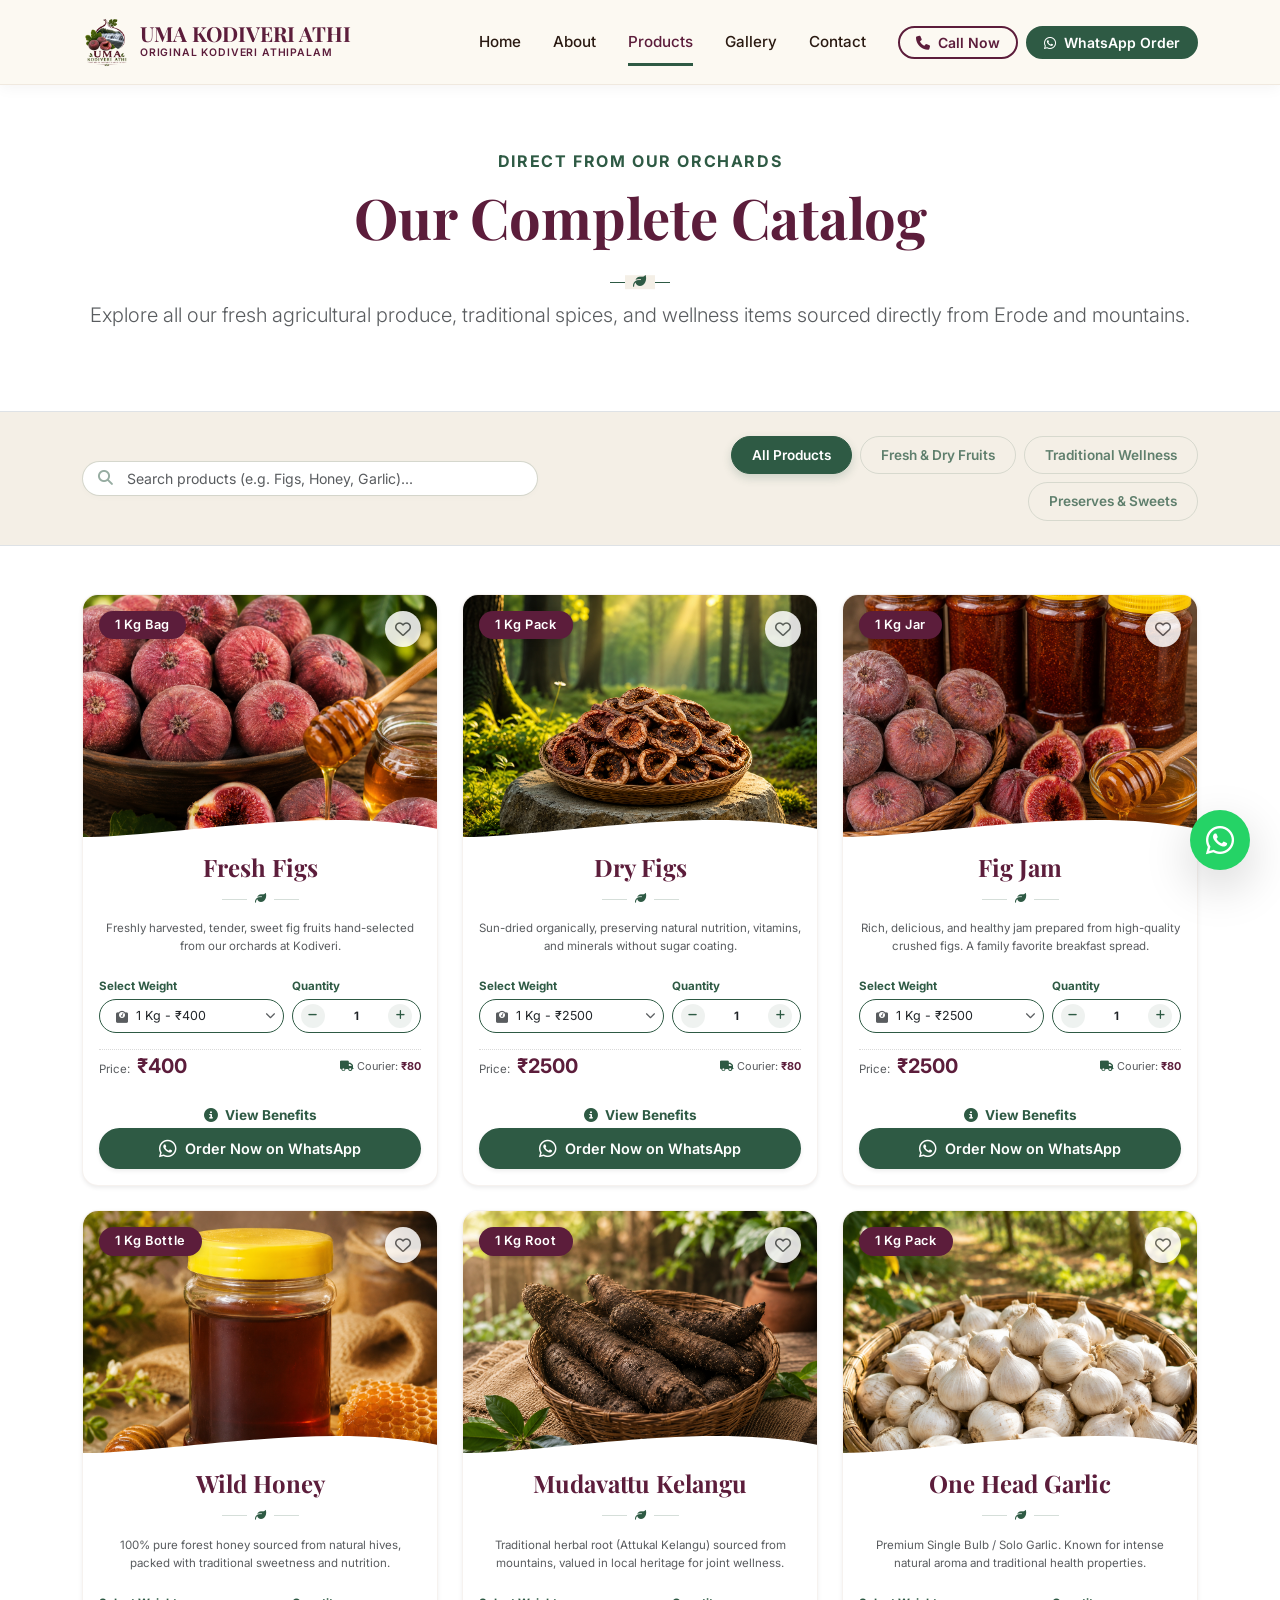
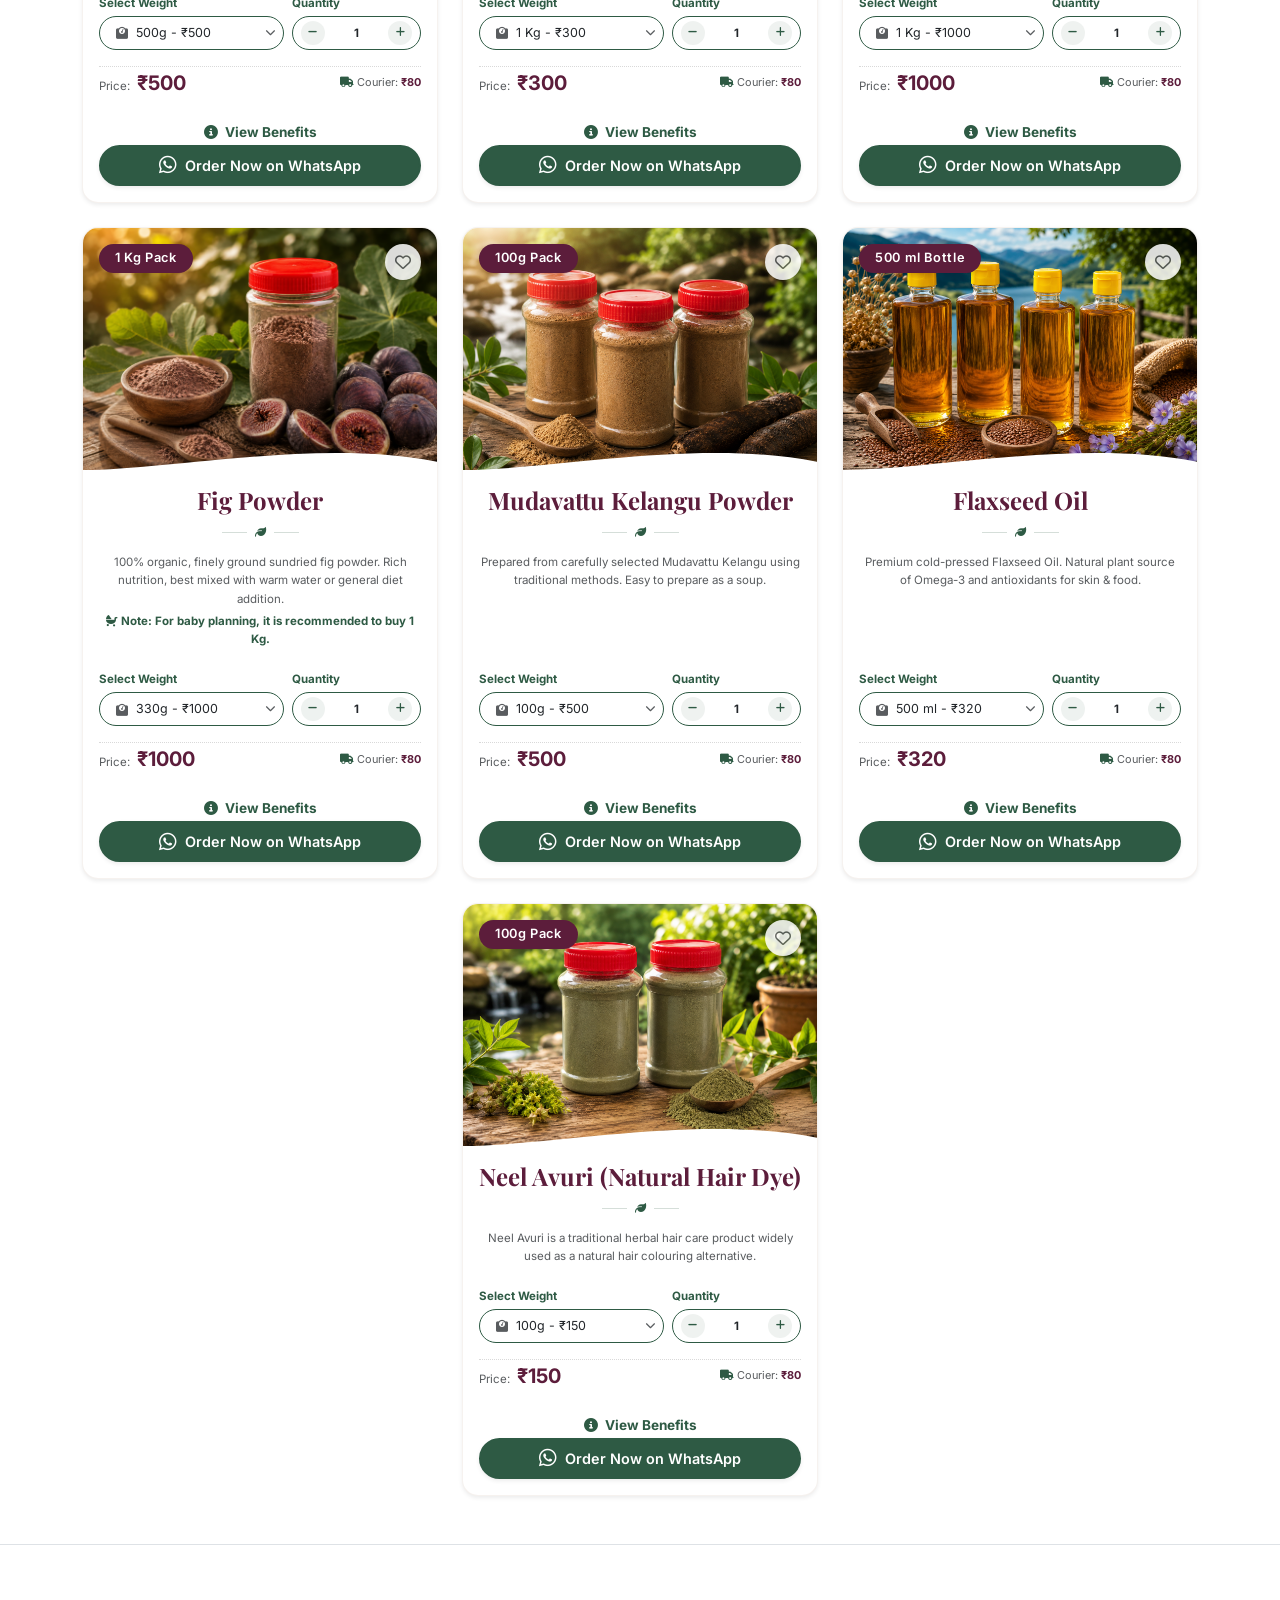
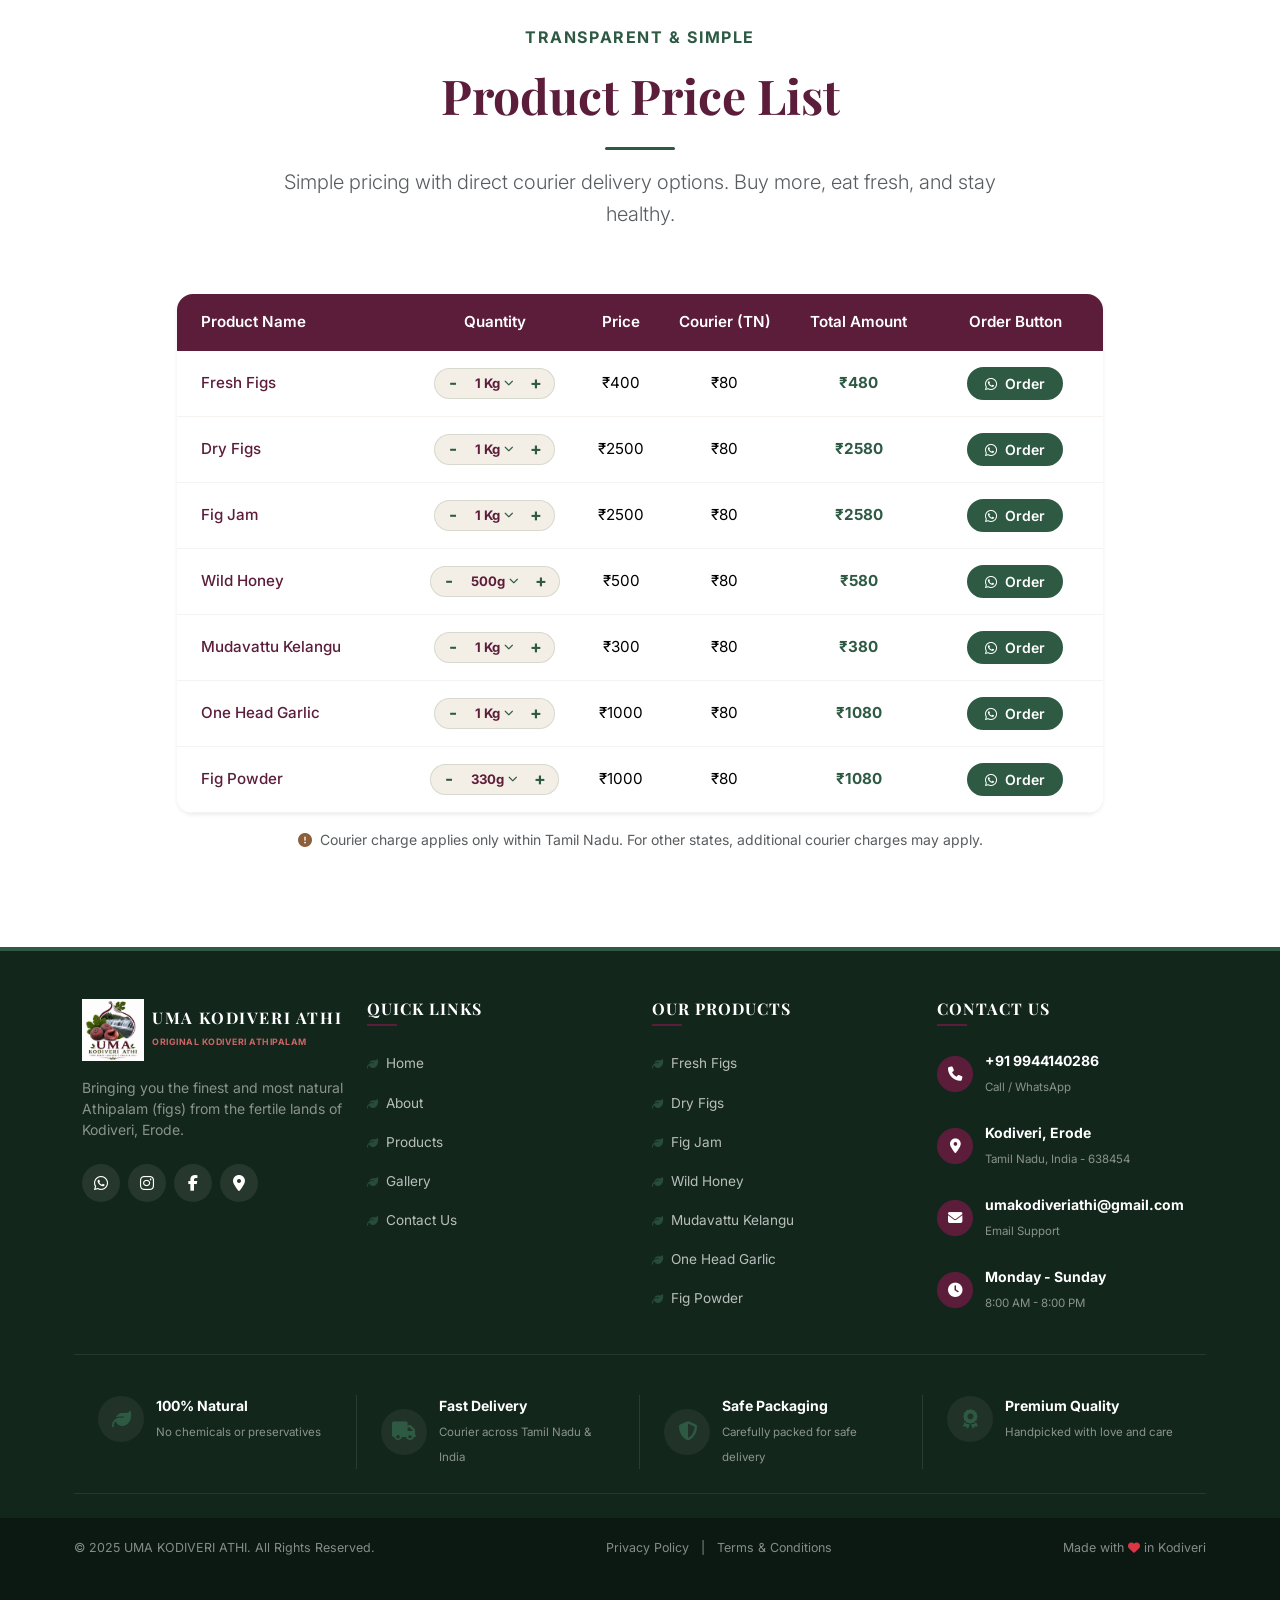
<file: products.html>
<!DOCTYPE html>
<html lang="en">
<head>
    <meta charset="UTF-8">
    <meta name="viewport" content="width=device-width, initial-scale=1.0">
    <title>Buy Organic Figs, Wild Honey & Traditional Herbs | Uma Kodiveri Athi</title>
    
    <!-- SEO Meta Tags -->
    <meta name="description" content="Explore our complete catalog of organic farm wellness products. Fresh and dry Athipalam, natural Mudavattu Kelangu, cold-pressed oils, and wild honey from Erode.">
    <meta name="keywords" content="Kodiveri Athipalam, Buy Fresh Figs, Erode Figs, Wild Honey, Mudavattu Kelangu, Solo Garlic, Fig Powder, organic products Erode">
    
    <!-- Canonical & Manifest -->
    <link rel="canonical" href="https://umakodiveriathi.com/products.html">
    <link rel="manifest" href="manifest.json">
    
    <!-- Open Graph / Facebook -->
    <meta property="og:type" content="website">
    <meta property="og:url" content="https://umakodiveriathi.com/products.html">
    <meta property="og:title" content="Buy Organic Figs, Wild Honey & Traditional Herbs | Uma Kodiveri Athi">
    <meta property="og:description" content="Explore our complete catalog of organic farm wellness products. Fresh and dry Athipalam, natural Mudavattu Kelangu, cold-pressed oils, and wild honey from Erode.">
    <meta property="og:image" content="assets/images/logo.png">

    <!-- Twitter -->
    <meta property="twitter:card" content="summary_large_image">
    <meta property="twitter:url" content="https://umakodiveriathi.com/products.html">
    <meta property="twitter:title" content="Buy Organic Figs, Wild Honey & Traditional Herbs | Uma Kodiveri Athi">
    <meta property="twitter:description" content="Explore our complete catalog of organic farm wellness products. Fresh and dry Athipalam, natural Mudavattu Kelangu, cold-pressed oils, and wild honey from Erode.">
    <meta property="twitter:image" content="assets/images/logo.png">

    <!-- FontAwesome & Google Fonts -->
    <link rel="stylesheet" href="https://cdnjs.cloudflare.com/ajax/libs/font-awesome/6.4.0/css/all.min.css">
    <link rel="preconnect" href="https://fonts.googleapis.com">
    <link rel="preconnect" href="https://fonts.gstatic.com" crossorigin>
    <link href="https://fonts.googleapis.com/css2?family=Inter:wght@400;500;600;700&family=Playfair+Display:ital,wght@0,600;0,700;1,400&display=swap" rel="stylesheet">
    
    <!-- Bootstrap CSS -->
    <link href="https://cdn.jsdelivr.net/npm/bootstrap@5.3.0/dist/css/bootstrap.min.css" rel="stylesheet">
    
    <!-- Custom CSS -->
    <link rel="stylesheet" href="assets/css/style.css">

    <!-- Breadcrumb JSON-LD Schema -->
    <script type="application/ld+json">
    {
      "@context": "https://schema.org",
      "@type": "BreadcrumbList",
      "itemListElement": [{
        "@type": "ListItem",
        "position": 1,
        "name": "Home",
        "item": "https://umakodiveriathi.com/"
      },{
        "@type": "ListItem",
        "position": 2,
        "name": "Products Catalog",
        "item": "https://umakodiveriathi.com/products.html"
      }]
    }
    </script>
</head>
<body class="bg-cream">

    <!-- 1. Header & Navigation -->
    <header class="navbar-wrapper">
        <nav class="navbar navbar-expand-lg fixed-top shadow-sm" id="mainNavbar">
            <div class="container">
                <a class="navbar-brand d-flex align-items-center" href="index.html" id="navBrand">
                    <!-- Brand Logo -->
                    <img src="assets/images/logo-without-bg.png" alt="Uma Kodiveri Athi Logo" class="brand-logo me-2" id="brandLogo">
                    <div class="brand-text-container">
                        <span class="brand-name text-uppercase">UMA KODIVERI ATHI</span>
                        <span class="brand-tagline d-block text-uppercase">ORIGINAL KODIVERI ATHIPALAM</span>
                    </div>
                </a>
                
                <button class="navbar-toggler" type="button" data-bs-toggle="collapse" data-bs-target="#navbarContent" aria-controls="navbarContent" aria-expanded="false" aria-label="Toggle navigation" id="navbarTogglerBtn">
                    <span class="navbar-toggler-icon"></span>
                </button>
                
                <div class="collapse navbar-collapse" id="navbarContent">
                    <ul class="navbar-nav ms-auto mb-2 mb-lg-0 align-items-center">
                        <li class="nav-item">
                            <a class="nav-link" href="index.html" id="link-home">Home</a>
                        </li>
                        <li class="nav-item">
                            <a class="nav-link" href="about.html" id="link-about">About</a>
                        </li>
                        <li class="nav-item">
                            <a class="nav-link active" href="products.html" id="link-products">Products</a>
                        </li>
                        <li class="nav-item">
                            <a class="nav-link" href="gallery.html" id="link-gallery">Gallery</a>
                        </li>
                        <li class="nav-item">
                            <a class="nav-link" href="contact.html" id="link-contact">Contact</a>
                        </li>
                        <li class="nav-item ms-lg-3 mt-3 mt-lg-0 d-flex gap-2 nav-action-buttons">
                            <a href="tel:9944140286" class="btn btn-outline-maroon btn-sm px-3 rounded-pill" id="headerCallBtn">
                                <i class="fa-solid fa-phone me-1"></i> Call Now
                            </a>
                            <a href="https://wa.me/919944140286?text=Hi%20Uma%20Kodiveri%20Athi%2C%20I%20want%20to%20know%20more%20about%20your%20products." target="_blank" class="btn btn-green btn-sm px-3 rounded-pill text-white" id="headerWhatsappBtn">
                                <i class="fa-brands fa-whatsapp me-1"></i> WhatsApp Order
                            </a>
                        </li>
                    </ul>
                </div>
            </div>
        </nav>
    </header>

    <!-- 2. Products Banner Hero -->
    <header class="pt-4 pb-3 pt-md-5 pb-md-5 bg-white border-bottom position-relative overflow-hidden">

        <div class="container text-center py-2 py-md-3">
            <span class="text-green text-uppercase fw-bold tracking-wider fs-6 d-block mb-2">Direct From Our Orchards</span>
            <h1 class="display-4 text-maroon serif-font mb-3">Our Complete Catalog</h1>
            <div class="header-divider-leaf my-3 text-center">
                <i class="fa-solid fa-leaf text-green"></i>
            </div>
            <p class="lead text-muted max-width-600 mx-auto">Explore all our fresh agricultural produce, traditional spices, and wellness items sourced directly from Erode and mountains.</p>
        </div>
    </header>

    <!-- 3. Search & Filters Bar -->
    <section class="py-3 py-md-4 bg-cream-soft border-bottom">
        <div class="container">
            <div class="row align-items-center g-3">
                <!-- Search bar -->
                <div class="col-md-5">
                    <div class="search-box-wrapper position-relative">
                        <i class="fa-solid fa-magnifying-glass search-box-icon position-absolute start-0 top-50 translate-middle-y ms-3" style="z-index: 5;"></i>
                        <input type="text" id="productSearch" class="form-control py-2.5" placeholder="Search products (e.g. Figs, Honey, Garlic)...">
                    </div>
                </div>
                <!-- Categories filter -->
                <div class="col-md-7">
                    <div class="d-flex flex-wrap justify-content-md-end gap-2" id="filterBtnGroup">
                        <button class="btn btn-green active category-filter-btn px-4 rounded-pill shadow-sm" data-category="all">All Products</button>
                        <button class="btn btn-outline-green category-filter-btn px-4 rounded-pill" data-category="fruit">Fresh & Dry Fruits</button>
                        <button class="btn btn-outline-green category-filter-btn px-4 rounded-pill" data-category="wellness">Traditional Wellness</button>
                        <button class="btn btn-outline-green category-filter-btn px-4 rounded-pill" data-category="sweet">Preserves & Sweets</button>
                    </div>
                </div>
            </div>
        </div>
    </section>

    <!-- 4. Main Products Catalog Grid -->
    <section class="py-5 bg-white min-vh-75">
        <div class="container">
            <div class="row g-4 justify-content-center" id="productsGrid">
                
                <!-- Product 1: Fresh Figs -->
                <div class="col-md-6 col-lg-4 product-item-col" data-product-id="fresh-figs" data-product-name="Fresh Figs" data-category="fruit">
                    <div class="card product-card h-100 border-0 shadow-sm rounded-4 overflow-hidden position-relative d-flex flex-column">
                        <div class="product-img-wrapper position-relative">
                            <img src="assets/images/Fresh Figs/1.png" class="card-img-top product-img" alt="Fresh Figs (Athipalam)">
                            <span class="badge qty-badge position-absolute top-0 start-0 m-3 px-3 py-2 rounded-pill bg-maroon product-tag">1 Kg Bag</span>
                            <button class="btn wishlist-btn position-absolute top-0 end-0 m-3 rounded-circle d-flex align-items-center justify-content-center" style="width: 36px; height: 36px; background: white; border: none; box-shadow: 0 2px 8px rgba(0,0,0,0.15);">
                                <i class="fa-regular fa-heart text-muted wishlist-icon"></i>
                            </button>
                            <!-- Floating Natural Stamp -->
                            <div class="position-absolute end-0 bottom-0 mb-4 me-3 badge-natural-stamp">
                                <i class="fa-solid fa-leaf text-green mb-0.5" style="font-size: 0.65rem;"></i>
                                <span style="font-size: 0.5rem; font-weight: 700; color: var(--color-green); line-height: 1;">100%</span>
                                <span style="font-size: 0.5rem; font-weight: 700; color: var(--color-green); line-height: 1;">NATURAL</span>
                            </div>
                            <!-- Wave Separator -->
                            <div class="position-absolute bottom-0 start-0 w-100 overflow-hidden" style="line-height: 0; z-index: 1;">
                                <svg viewBox="0 0 1200 120" preserveAspectRatio="none" style="position: relative; display: block; width: calc(100% + 1.3px); height: 48px; fill: #ffffff;">
                                    <path d="M0,100 C300,100 800,20 1200,80 L1200,120 L0,120 Z"></path>
                                </svg>
                            </div>
                        </div>
                        <div class="card-body p-3 pt-2 d-flex flex-column flex-grow-1">
                            <h3 class="h4 card-title text-maroon text-center serif-font mb-1">Fresh Figs</h3>
                            <!-- Mini Leaf Divider -->
                            <div class="text-center mb-2">
                                <span class="d-inline-block bg-green" style="width: 25px; height: 1px; vertical-align: middle; opacity: 0.2;"></span>
                                <i class="fa-solid fa-leaf text-green mx-1" style="font-size: 0.7rem; vertical-align: middle;"></i>
                                <span class="d-inline-block bg-green" style="width: 25px; height: 1px; vertical-align: middle; opacity: 0.2;"></span>
                            </div>
                            <p class="card-text text-muted text-center extra-small mb-3 flex-grow-1">Freshly harvested, tender, sweet fig fruits hand-selected from our orchards at Kodiveri.</p>
                            
                            <!-- Selectors Row -->
                            <div class="row g-2 align-items-end mb-3">
                                <div class="col-7">
                                    <label class="form-label text-green fw-bold extra-small mb-1">Select Weight</label>
                                    <div class="dropdown w-100">
                                        <div class="input-pill-select d-flex align-items-center justify-content-between w-100 dropdown-toggle" data-bs-toggle="dropdown" data-bs-display="static" aria-expanded="false" style="cursor: pointer; padding-right: 8px;">
                                            <div class="d-flex align-items-center">
                                                <span class="text-muted ps-1" style="font-size: 0.75rem;"><i class="fa-solid fa-weight-scale"></i></span>
                                                <span class="selected-weight-display text-dark ps-2" style="font-size: 0.78rem;">1 Kg - &#8377;400</span>
                                            </div>
                                            <span class="dropdown-chevron text-muted" style="font-size: 0.65rem;"><i class="fa-solid fa-chevron-down"></i></span>
                                        </div>
                                        <ul class="dropdown-menu w-100 border-light-green shadow-sm rounded-3 py-1" style="font-size: 0.78rem;">
                                            <li><a class="dropdown-item py-2 px-3 text-dark active-item" href="#" data-value="1 Kg" data-price="400" data-tag="1 Kg Bag">1 Kg - &#8377;400</a></li>
                                            <li><a class="dropdown-item py-2 px-3 text-dark" href="#" data-value="2 Kg" data-price="800" data-tag="2 Kg Basket">2 Kg - &#8377;800</a></li>
                                        </ul>
                                        <input type="hidden" class="product-weight-select-value" value="1 Kg" data-price="400" data-tag="1 Kg Bag">
                                    </div>
                                </div>
                                <div class="col-5">
                                    <label class="form-label text-green fw-bold extra-small mb-1">Quantity</label>
                                    <div class="quantity-pill-counter d-flex align-items-center justify-content-between w-100">
                                        <button class="btn btn-qty-action btn-quantity-minus p-0"><i class="fa-solid fa-minus"></i></button>
                                        <span class="quantity-value fw-bold text-dark extra-small">1</span>
                                        <button class="btn btn-qty-action btn-quantity-plus p-0"><i class="fa-solid fa-plus"></i></button>
                                    </div>
                                </div>
                            </div>

                            <!-- Price and Courier Row -->
                            <div class="card-price-courier-row d-flex align-items-center justify-content-between pt-2.5 pb-1 mb-3">
                                <span class="extra-small text-muted">Price: <span class="total-price-amount fw-bold text-maroon fs-5 ms-1">&#8377;400</span></span>
                                <span class="courier-note text-muted extra-small" style="font-size: 0.68rem;"><i class="fa-solid fa-truck text-green me-0.5"></i> Courier: <span class="fw-bold text-maroon">&#8377;80</span></span>
                            </div>

                            <div class="text-center mb-2.5 mt-auto">
                                <a href="product-detail.html?product=fresh-figs" class="text-green fw-bold text-decoration-none" style="font-size: 0.85rem;">
                                    <i class="fa-solid fa-circle-info me-1"></i> View Benefits
                                </a>
                            </div>
                            <button class="btn btn-green w-100 py-2 rounded-pill shadow-sm d-flex align-items-center justify-content-center text-white btn-order-whatsapp" style="font-size: 0.9rem;">
                                <i class="fa-brands fa-whatsapp me-2 fs-5"></i> Order Now on WhatsApp
                            </button>
                        </div>
                    </div>
                </div>

                <!-- Product 2: Dry Figs -->
                <div class="col-md-6 col-lg-4 product-item-col" data-product-id="dry-figs" data-product-name="Dry Figs" data-category="fruit">
                    <div class="card product-card h-100 border-0 shadow-sm rounded-4 overflow-hidden position-relative d-flex flex-column">
                        <div class="product-img-wrapper position-relative">
                            <img src="assets/images/Dry Figs/1.png" class="card-img-top product-img" alt="Dry Figs (Athipalam)">
                            <span class="badge qty-badge position-absolute top-0 start-0 m-3 px-3 py-2 rounded-pill bg-maroon product-tag">1 Kg Pack</span>
                            <button class="btn wishlist-btn position-absolute top-0 end-0 m-3 rounded-circle d-flex align-items-center justify-content-center" style="width: 36px; height: 36px; background: white; border: none; box-shadow: 0 2px 8px rgba(0,0,0,0.15);">
                                <i class="fa-regular fa-heart text-muted wishlist-icon"></i>
                            </button>
                            <!-- Floating Natural Stamp -->
                            <div class="position-absolute end-0 bottom-0 mb-4 me-3 badge-natural-stamp">
                                <i class="fa-solid fa-leaf text-green mb-0.5" style="font-size: 0.65rem;"></i>
                                <span style="font-size: 0.5rem; font-weight: 700; color: var(--color-green); line-height: 1;">100%</span>
                                <span style="font-size: 0.5rem; font-weight: 700; color: var(--color-green); line-height: 1;">NATURAL</span>
                            </div>
                            <!-- Wave Separator -->
                            <div class="position-absolute bottom-0 start-0 w-100 overflow-hidden" style="line-height: 0; z-index: 1;">
                                <svg viewBox="0 0 1200 120" preserveAspectRatio="none" style="position: relative; display: block; width: calc(100% + 1.3px); height: 48px; fill: #ffffff;">
                                    <path d="M0,100 C300,100 800,20 1200,80 L1200,120 L0,120 Z"></path>
                                </svg>
                            </div>
                        </div>
                        <div class="card-body p-3 pt-2 d-flex flex-column flex-grow-1">
                            <h3 class="h4 card-title text-maroon text-center serif-font mb-1">Dry Figs</h3>
                            <!-- Mini Leaf Divider -->
                            <div class="text-center mb-2">
                                <span class="d-inline-block bg-green" style="width: 25px; height: 1px; vertical-align: middle; opacity: 0.2;"></span>
                                <i class="fa-solid fa-leaf text-green mx-1" style="font-size: 0.7rem; vertical-align: middle;"></i>
                                <span class="d-inline-block bg-green" style="width: 25px; height: 1px; vertical-align: middle; opacity: 0.2;"></span>
                            </div>
                            <p class="card-text text-muted text-center extra-small mb-3 flex-grow-1">Sun-dried organically, preserving natural nutrition, vitamins, and minerals without sugar coating.</p>
                            
                            <!-- Selectors Row -->
                            <div class="row g-2 align-items-end mb-3">
                                <div class="col-7">
                                    <label class="form-label text-green fw-bold extra-small mb-1">Select Weight</label>
                                    <div class="dropdown w-100">
                                        <div class="input-pill-select d-flex align-items-center justify-content-between w-100 dropdown-toggle" data-bs-toggle="dropdown" data-bs-display="static" aria-expanded="false" style="cursor: pointer; padding-right: 8px;">
                                            <div class="d-flex align-items-center">
                                                <span class="text-muted ps-1" style="font-size: 0.75rem;"><i class="fa-solid fa-weight-scale"></i></span>
                                                <span class="selected-weight-display text-dark ps-2" style="font-size: 0.78rem;">1 Kg - &#8377;2500</span>
                                            </div>
                                            <span class="dropdown-chevron text-muted" style="font-size: 0.65rem;"><i class="fa-solid fa-chevron-down"></i></span>
                                        </div>
                                        <ul class="dropdown-menu w-100 border-light-green shadow-sm rounded-3 py-1" style="font-size: 0.78rem;">
                                            <li><a class="dropdown-item py-2 px-3 text-dark" href="#" data-value="250g" data-price="625" data-tag="250g Pack">250g - &#8377;625</a></li>
                                            <li><a class="dropdown-item py-2 px-3 text-dark" href="#" data-value="500g" data-price="1250" data-tag="500g Pack">500g - &#8377;1250</a></li>
                                            <li><a class="dropdown-item py-2 px-3 text-dark active-item" href="#" data-value="1 Kg" data-price="2500" data-tag="1 Kg Pack">1 Kg - &#8377;2500</a></li>
                                            <li><a class="dropdown-item py-2 px-3 text-dark" href="#" data-value="2 Kg" data-price="5000" data-tag="2 Kg Pack">2 Kg - &#8377;5000</a></li>
                                        </ul>
                                        <input type="hidden" class="product-weight-select-value" value="1 Kg" data-price="2500" data-tag="1 Kg Pack">
                                    </div>
                                </div>
                                <div class="col-5">
                                    <label class="form-label text-green fw-bold extra-small mb-1">Quantity</label>
                                    <div class="quantity-pill-counter d-flex align-items-center justify-content-between w-100">
                                        <button class="btn btn-qty-action btn-quantity-minus p-0"><i class="fa-solid fa-minus"></i></button>
                                        <span class="quantity-value fw-bold text-dark extra-small">1</span>
                                        <button class="btn btn-qty-action btn-quantity-plus p-0"><i class="fa-solid fa-plus"></i></button>
                                    </div>
                                </div>
                            </div>

                            <!-- Price and Courier Row -->
                            <div class="card-price-courier-row d-flex align-items-center justify-content-between pt-2.5 pb-1 mb-3">
                                <span class="extra-small text-muted">Price: <span class="total-price-amount fw-bold text-maroon fs-5 ms-1">&#8377;2500</span></span>
                                <span class="courier-note text-muted extra-small" style="font-size: 0.68rem;"><i class="fa-solid fa-truck text-green me-0.5"></i> Courier: <span class="fw-bold text-maroon">&#8377;80</span></span>
                            </div>

                            <div class="text-center mb-2.5 mt-auto">
                                <a href="product-detail.html?product=dry-figs" class="text-green fw-bold text-decoration-none" style="font-size: 0.85rem;">
                                    <i class="fa-solid fa-circle-info me-1"></i> View Benefits
                                </a>
                            </div>
                            <button class="btn btn-green w-100 py-2 rounded-pill shadow-sm d-flex align-items-center justify-content-center text-white btn-order-whatsapp" style="font-size: 0.9rem;">
                                <i class="fa-brands fa-whatsapp me-2 fs-5"></i> Order Now on WhatsApp
                            </button>
                        </div>
                    </div>
                </div>

                <!-- Product 3: Fig Jam -->
                <div class="col-md-6 col-lg-4 product-item-col" data-product-id="fig-jam" data-product-name="Fig Jam" data-category="sweet">
                    <div class="card product-card h-100 border-0 shadow-sm rounded-4 overflow-hidden position-relative d-flex flex-column">
                        <div class="product-img-wrapper position-relative">
                            <img src="assets/images/Fig Jam/1.png" class="card-img-top product-img" alt="Fig Jam">
                            <span class="badge qty-badge position-absolute top-0 start-0 m-3 px-3 py-2 rounded-pill bg-maroon product-tag">1 Kg Jar</span>
                            <button class="btn wishlist-btn position-absolute top-0 end-0 m-3 rounded-circle d-flex align-items-center justify-content-center" style="width: 36px; height: 36px; background: white; border: none; box-shadow: 0 2px 8px rgba(0,0,0,0.15);">
                                <i class="fa-regular fa-heart text-muted wishlist-icon"></i>
                            </button>
                            <!-- Floating Natural Stamp -->
                            <div class="position-absolute end-0 bottom-0 mb-4 me-3 badge-natural-stamp">
                                <i class="fa-solid fa-leaf text-green mb-0.5" style="font-size: 0.65rem;"></i>
                                <span style="font-size: 0.5rem; font-weight: 700; color: var(--color-green); line-height: 1;">100%</span>
                                <span style="font-size: 0.5rem; font-weight: 700; color: var(--color-green); line-height: 1;">NATURAL</span>
                            </div>
                            <!-- Wave Separator -->
                            <div class="position-absolute bottom-0 start-0 w-100 overflow-hidden" style="line-height: 0; z-index: 1;">
                                <svg viewBox="0 0 1200 120" preserveAspectRatio="none" style="position: relative; display: block; width: calc(100% + 1.3px); height: 48px; fill: #ffffff;">
                                    <path d="M0,100 C300,100 800,20 1200,80 L1200,120 L0,120 Z"></path>
                                </svg>
                            </div>
                        </div>
                        <div class="card-body p-3 pt-2 d-flex flex-column flex-grow-1">
                            <h3 class="h4 card-title text-maroon text-center serif-font mb-1">Fig Jam</h3>
                            <!-- Mini Leaf Divider -->
                            <div class="text-center mb-2">
                                <span class="d-inline-block bg-green" style="width: 25px; height: 1px; vertical-align: middle; opacity: 0.2;"></span>
                                <i class="fa-solid fa-leaf text-green mx-1" style="font-size: 0.7rem; vertical-align: middle;"></i>
                                <span class="d-inline-block bg-green" style="width: 25px; height: 1px; vertical-align: middle; opacity: 0.2;"></span>
                            </div>
                            <p class="card-text text-muted text-center extra-small mb-3 flex-grow-1">Rich, delicious, and healthy jam prepared from high-quality crushed figs. A family favorite breakfast spread.</p>
                            
                            <!-- Selectors Row -->
                            <div class="row g-2 align-items-end mb-3">
                                <div class="col-7">
                                    <label class="form-label text-green fw-bold extra-small mb-1">Select Weight</label>
                                    <div class="dropdown w-100">
                                        <div class="input-pill-select d-flex align-items-center justify-content-between w-100 dropdown-toggle" data-bs-toggle="dropdown" data-bs-display="static" aria-expanded="false" style="cursor: pointer; padding-right: 8px;">
                                            <div class="d-flex align-items-center">
                                                <span class="text-muted ps-1" style="font-size: 0.75rem;"><i class="fa-solid fa-weight-scale"></i></span>
                                                <span class="selected-weight-display text-dark ps-2" style="font-size: 0.78rem;">1 Kg - &#8377;2500</span>
                                            </div>
                                            <span class="dropdown-chevron text-muted" style="font-size: 0.65rem;"><i class="fa-solid fa-chevron-down"></i></span>
                                        </div>
                                        <ul class="dropdown-menu w-100 border-light-green shadow-sm rounded-3 py-1" style="font-size: 0.78rem;">
                                            <li><a class="dropdown-item py-2 px-3 text-dark" href="#" data-value="250g" data-price="700" data-tag="250g Jar">250g - &#8377;700</a></li>
                                            <li><a class="dropdown-item py-2 px-3 text-dark" href="#" data-value="500g" data-price="1300" data-tag="500g Jar">500g - &#8377;1300</a></li>
                                            <li><a class="dropdown-item py-2 px-3 text-dark active-item" href="#" data-value="1 Kg" data-price="2500" data-tag="1 Kg Jar">1 Kg - &#8377;2500</a></li>
                                        </ul>
                                        <input type="hidden" class="product-weight-select-value" value="1 Kg" data-price="2500" data-tag="1 Kg Jar">
                                    </div>
                                </div>
                                <div class="col-5">
                                    <label class="form-label text-green fw-bold extra-small mb-1">Quantity</label>
                                    <div class="quantity-pill-counter d-flex align-items-center justify-content-between w-100">
                                        <button class="btn btn-qty-action btn-quantity-minus p-0"><i class="fa-solid fa-minus"></i></button>
                                        <span class="quantity-value fw-bold text-dark extra-small">1</span>
                                        <button class="btn btn-qty-action btn-quantity-plus p-0"><i class="fa-solid fa-plus"></i></button>
                                    </div>
                                </div>
                            </div>

                            <!-- Price and Courier Row -->
                            <div class="card-price-courier-row d-flex align-items-center justify-content-between pt-2.5 pb-1 mb-3">
                                <span class="extra-small text-muted">Price: <span class="total-price-amount fw-bold text-maroon fs-5 ms-1">&#8377;2500</span></span>
                                <span class="courier-note text-muted extra-small" style="font-size: 0.68rem;"><i class="fa-solid fa-truck text-green me-0.5"></i> Courier: <span class="fw-bold text-maroon">&#8377;80</span></span>
                            </div>

                            <div class="text-center mb-2.5 mt-auto">
                                <a href="product-detail.html?product=fig-jam" class="text-green fw-bold text-decoration-none" style="font-size: 0.85rem;">
                                    <i class="fa-solid fa-circle-info me-1"></i> View Benefits
                                </a>
                            </div>
                            <button class="btn btn-green w-100 py-2 rounded-pill shadow-sm d-flex align-items-center justify-content-center text-white btn-order-whatsapp" style="font-size: 0.9rem;">
                                <i class="fa-brands fa-whatsapp me-2 fs-5"></i> Order Now on WhatsApp
                            </button>
                        </div>
                    </div>
                </div>

                <!-- Product 4: Wild Honey -->
                <div class="col-md-6 col-lg-4 product-item-col" data-product-id="wild-honey" data-product-name="Wild Honey" data-category="sweet">
                    <div class="card product-card h-100 border-0 shadow-sm rounded-4 overflow-hidden position-relative d-flex flex-column">
                        <div class="product-img-wrapper position-relative">
                            <img src="assets/images/Wild Honey/1.png" class="card-img-top product-img" alt="Pure Wild Honey">
                            <span class="badge qty-badge position-absolute top-0 start-0 m-3 px-3 py-2 rounded-pill bg-maroon product-tag">1 Kg Bottle</span>
                            <button class="btn wishlist-btn position-absolute top-0 end-0 m-3 rounded-circle d-flex align-items-center justify-content-center" style="width: 36px; height: 36px; background: white; border: none; box-shadow: 0 2px 8px rgba(0,0,0,0.15);">
                                <i class="fa-regular fa-heart text-muted wishlist-icon"></i>
                            </button>
                            <!-- Floating Natural Stamp -->
                            <div class="position-absolute end-0 bottom-0 mb-4 me-3 badge-natural-stamp">
                                <i class="fa-solid fa-leaf text-green mb-0.5" style="font-size: 0.65rem;"></i>
                                <span style="font-size: 0.5rem; font-weight: 700; color: var(--color-green); line-height: 1;">100%</span>
                                <span style="font-size: 0.5rem; font-weight: 700; color: var(--color-green); line-height: 1;">NATURAL</span>
                            </div>
                            <!-- Wave Separator -->
                            <div class="position-absolute bottom-0 start-0 w-100 overflow-hidden" style="line-height: 0; z-index: 1;">
                                <svg viewBox="0 0 1200 120" preserveAspectRatio="none" style="position: relative; display: block; width: calc(100% + 1.3px); height: 48px; fill: #ffffff;">
                                    <path d="M0,100 C300,100 800,20 1200,80 L1200,120 L0,120 Z"></path>
                                </svg>
                            </div>
                        </div>
                        <div class="card-body p-3 pt-2 d-flex flex-column flex-grow-1">
                            <h3 class="h4 card-title text-maroon text-center serif-font mb-1">Wild Honey</h3>
                            <!-- Mini Leaf Divider -->
                            <div class="text-center mb-2">
                                <span class="d-inline-block bg-green" style="width: 25px; height: 1px; vertical-align: middle; opacity: 0.2;"></span>
                                <i class="fa-solid fa-leaf text-green mx-1" style="font-size: 0.7rem; vertical-align: middle;"></i>
                                <span class="d-inline-block bg-green" style="width: 25px; height: 1px; vertical-align: middle; opacity: 0.2;"></span>
                            </div>
                            <p class="card-text text-muted text-center extra-small mb-3 flex-grow-1">100% pure forest honey sourced from natural hives, packed with traditional sweetness and nutrition.</p>
                            
                            <!-- Selectors Row -->
                            <div class="row g-2 align-items-end mb-3">
                                <div class="col-7">
                                    <label class="form-label text-green fw-bold extra-small mb-1">Select Weight</label>
                                    <div class="dropdown w-100">
                                        <div class="input-pill-select d-flex align-items-center justify-content-between w-100 dropdown-toggle" data-bs-toggle="dropdown" data-bs-display="static" aria-expanded="false" style="cursor: pointer; padding-right: 8px;">
                                            <div class="d-flex align-items-center">
                                                <span class="text-muted ps-1" style="font-size: 0.75rem;"><i class="fa-solid fa-weight-scale"></i></span>
                                                <span class="selected-weight-display text-dark ps-2" style="font-size: 0.78rem;">500g - &#8377;500</span>
                                            </div>
                                            <span class="dropdown-chevron text-muted" style="font-size: 0.65rem;"><i class="fa-solid fa-chevron-down"></i></span>
                                        </div>
                                        <ul class="dropdown-menu w-100 border-light-green shadow-sm rounded-3 py-1" style="font-size: 0.78rem;">
                                            <li><a class="dropdown-item py-2 px-3 text-dark active-item" href="#" data-value="500g" data-price="500" data-tag="500g Bottle">500g - &#8377;500</a></li>
                                            <li><a class="dropdown-item py-2 px-3 text-dark" href="#" data-value="1 Kg" data-price="1000" data-tag="1 Kg Bottle">1 Kg - &#8377;1000</a></li>
                                        </ul>
                                        <input type="hidden" class="product-weight-select-value" value="500g" data-price="500" data-tag="500g Bottle">
                                    </div>
                                </div>
                                <div class="col-5">
                                    <label class="form-label text-green fw-bold extra-small mb-1">Quantity</label>
                                    <div class="quantity-pill-counter d-flex align-items-center justify-content-between w-100">
                                        <button class="btn btn-qty-action btn-quantity-minus p-0"><i class="fa-solid fa-minus"></i></button>
                                        <span class="quantity-value fw-bold text-dark extra-small">1</span>
                                        <button class="btn btn-qty-action btn-quantity-plus p-0"><i class="fa-solid fa-plus"></i></button>
                                    </div>
                                </div>
                            </div>

                            <!-- Price and Courier Row -->
                            <div class="card-price-courier-row d-flex align-items-center justify-content-between pt-2.5 pb-1 mb-3">
                                <span class="extra-small text-muted">Price: <span class="total-price-amount fw-bold text-maroon fs-5 ms-1">&#8377;500</span></span>
                                <span class="courier-note text-muted extra-small" style="font-size: 0.68rem;"><i class="fa-solid fa-truck text-green me-0.5"></i> Courier: <span class="fw-bold text-maroon">&#8377;60</span></span>
                            </div>

                            <div class="text-center mb-2.5 mt-auto">
                                <a href="product-detail.html?product=wild-honey" class="text-green fw-bold text-decoration-none" style="font-size: 0.85rem;">
                                    <i class="fa-solid fa-circle-info me-1"></i> View Benefits
                                </a>
                            </div>
                            <button class="btn btn-green w-100 py-2 rounded-pill shadow-sm d-flex align-items-center justify-content-center text-white btn-order-whatsapp" style="font-size: 0.9rem;">
                                <i class="fa-brands fa-whatsapp me-2 fs-5"></i> Order Now on WhatsApp
                            </button>
                        </div>
                    </div>
                </div>

                <!-- Product 5: Mudavattu Kelangu -->
                <div class="col-md-6 col-lg-4 product-item-col" data-product-id="mudavattu-kelangu" data-product-name="Mudavattu Kelangu" data-category="wellness">
                    <div class="card product-card h-100 border-0 shadow-sm rounded-4 overflow-hidden position-relative d-flex flex-column">
                        <div class="product-img-wrapper position-relative">
                            <img src="assets/images/Mudavattu Kelangu/1.png" class="card-img-top product-img" alt="Mudavattu Kelangu">
                            <span class="badge qty-badge position-absolute top-0 start-0 m-3 px-3 py-2 rounded-pill bg-maroon product-tag">1 Kg Root</span>
                            <button class="btn wishlist-btn position-absolute top-0 end-0 m-3 rounded-circle d-flex align-items-center justify-content-center" style="width: 36px; height: 36px; background: white; border: none; box-shadow: 0 2px 8px rgba(0,0,0,0.15);">
                                <i class="fa-regular fa-heart text-muted wishlist-icon"></i>
                            </button>
                            <!-- Floating Natural Stamp -->
                            <div class="position-absolute end-0 bottom-0 mb-4 me-3 badge-natural-stamp">
                                <i class="fa-solid fa-leaf text-green mb-0.5" style="font-size: 0.65rem;"></i>
                                <span style="font-size: 0.5rem; font-weight: 700; color: var(--color-green); line-height: 1;">100%</span>
                                <span style="font-size: 0.5rem; font-weight: 700; color: var(--color-green); line-height: 1;">NATURAL</span>
                            </div>
                            <!-- Wave Separator -->
                            <div class="position-absolute bottom-0 start-0 w-100 overflow-hidden" style="line-height: 0; z-index: 1;">
                                <svg viewBox="0 0 1200 120" preserveAspectRatio="none" style="position: relative; display: block; width: calc(100% + 1.3px); height: 48px; fill: #ffffff;">
                                    <path d="M0,100 C300,100 800,20 1200,80 L1200,120 L0,120 Z"></path>
                                </svg>
                            </div>
                        </div>
                        <div class="card-body p-3 pt-2 d-flex flex-column flex-grow-1">
                            <h3 class="h4 card-title text-maroon text-center serif-font mb-1">Mudavattu Kelangu</h3>
                            <!-- Mini Leaf Divider -->
                            <div class="text-center mb-2">
                                <span class="d-inline-block bg-green" style="width: 25px; height: 1px; vertical-align: middle; opacity: 0.2;"></span>
                                <i class="fa-solid fa-leaf text-green mx-1" style="font-size: 0.7rem; vertical-align: middle;"></i>
                                <span class="d-inline-block bg-green" style="width: 25px; height: 1px; vertical-align: middle; opacity: 0.2;"></span>
                            </div>
                            <p class="card-text text-muted text-center extra-small mb-3 flex-grow-1">Traditional herbal root (Attukal Kelangu) sourced from mountains, valued in local heritage for joint wellness.</p>
                            
                            <!-- Selectors Row -->
                            <div class="row g-2 align-items-end mb-3">
                                <div class="col-7">
                                    <label class="form-label text-green fw-bold extra-small mb-1">Select Weight</label>
                                    <div class="dropdown w-100">
                                        <div class="input-pill-select d-flex align-items-center justify-content-between w-100 dropdown-toggle" data-bs-toggle="dropdown" data-bs-display="static" aria-expanded="false" style="cursor: pointer; padding-right: 8px;">
                                            <div class="d-flex align-items-center">
                                                <span class="text-muted ps-1" style="font-size: 0.75rem;"><i class="fa-solid fa-weight-scale"></i></span>
                                                <span class="selected-weight-display text-dark ps-2" style="font-size: 0.78rem;">1 Kg - &#8377;300</span>
                                            </div>
                                            <span class="dropdown-chevron text-muted" style="font-size: 0.65rem;"><i class="fa-solid fa-chevron-down"></i></span>
                                        </div>
                                        <ul class="dropdown-menu w-100 border-light-green shadow-sm rounded-3 py-1" style="font-size: 0.78rem;">
                                            <li><a class="dropdown-item py-2 px-3 text-dark active-item" href="#" data-value="1 Kg" data-price="300" data-tag="1 Kg Root">1 Kg - &#8377;300</a></li>
                                            <li><a class="dropdown-item py-2 px-3 text-dark" href="#" data-value="2 Kg" data-price="600" data-tag="2 Kg Root">2 Kg - &#8377;600</a></li>
                                        </ul>
                                        <input type="hidden" class="product-weight-select-value" value="1 Kg" data-price="300" data-tag="1 Kg Root">
                                    </div>
                                </div>
                                <div class="col-5">
                                    <label class="form-label text-green fw-bold extra-small mb-1">Quantity</label>
                                    <div class="quantity-pill-counter d-flex align-items-center justify-content-between w-100">
                                        <button class="btn btn-qty-action btn-quantity-minus p-0"><i class="fa-solid fa-minus"></i></button>
                                        <span class="quantity-value fw-bold text-dark extra-small">1</span>
                                        <button class="btn btn-qty-action btn-quantity-plus p-0"><i class="fa-solid fa-plus"></i></button>
                                    </div>
                                </div>
                            </div>

                            <!-- Price and Courier Row -->
                            <div class="card-price-courier-row d-flex align-items-center justify-content-between pt-2.5 pb-1 mb-3">
                                <span class="extra-small text-muted">Price: <span class="total-price-amount fw-bold text-maroon fs-5 ms-1">&#8377;300</span></span>
                                <span class="courier-note text-muted extra-small" style="font-size: 0.68rem;"><i class="fa-solid fa-truck text-green me-0.5"></i> Courier: <span class="fw-bold text-maroon">&#8377;80</span></span>
                            </div>

                            <div class="text-center mb-2.5 mt-auto">
                                <a href="product-detail.html?product=mudavattu-kelangu" class="text-green fw-bold text-decoration-none" style="font-size: 0.85rem;">
                                    <i class="fa-solid fa-circle-info me-1"></i> View Benefits
                                </a>
                            </div>
                            <button class="btn btn-green w-100 py-2 rounded-pill shadow-sm d-flex align-items-center justify-content-center text-white btn-order-whatsapp" style="font-size: 0.9rem;">
                                <i class="fa-brands fa-whatsapp me-2 fs-5"></i> Order Now on WhatsApp
                            </button>
                        </div>
                    </div>
                </div>

                <!-- Product 6: One Head Garlic -->
                <div class="col-md-6 col-lg-4 product-item-col" data-product-id="one-head-garlic" data-product-name="One Head Garlic" data-category="wellness">
                    <div class="card product-card h-100 border-0 shadow-sm rounded-4 overflow-hidden position-relative d-flex flex-column">
                        <div class="product-img-wrapper position-relative">
                            <img src="assets/images/Head Garlic/1.png" class="card-img-top product-img" alt="One Head Garlic / Solo Garlic">
                            <span class="badge qty-badge position-absolute top-0 start-0 m-3 px-3 py-2 rounded-pill bg-maroon product-tag">1 Kg Pack</span>
                            <button class="btn wishlist-btn position-absolute top-0 end-0 m-3 rounded-circle d-flex align-items-center justify-content-center" style="width: 36px; height: 36px; background: white; border: none; box-shadow: 0 2px 8px rgba(0,0,0,0.15);">
                                <i class="fa-regular fa-heart text-muted wishlist-icon"></i>
                            </button>
                            <!-- Floating Natural Stamp -->
                            <div class="position-absolute end-0 bottom-0 mb-4 me-3 badge-natural-stamp">
                                <i class="fa-solid fa-leaf text-green mb-0.5" style="font-size: 0.65rem;"></i>
                                <span style="font-size: 0.5rem; font-weight: 700; color: var(--color-green); line-height: 1;">100%</span>
                                <span style="font-size: 0.5rem; font-weight: 700; color: var(--color-green); line-height: 1;">NATURAL</span>
                            </div>
                            <!-- Wave Separator -->
                            <div class="position-absolute bottom-0 start-0 w-100 overflow-hidden" style="line-height: 0; z-index: 1;">
                                <svg viewBox="0 0 1200 120" preserveAspectRatio="none" style="position: relative; display: block; width: calc(100% + 1.3px); height: 48px; fill: #ffffff;">
                                    <path d="M0,100 C300,100 800,20 1200,80 L1200,120 L0,120 Z"></path>
                                </svg>
                            </div>
                        </div>
                        <div class="card-body p-3 pt-2 d-flex flex-column flex-grow-1">
                            <h3 class="h4 card-title text-maroon text-center serif-font mb-1">One Head Garlic</h3>
                            <!-- Mini Leaf Divider -->
                            <div class="text-center mb-2">
                                <span class="d-inline-block bg-green" style="width: 25px; height: 1px; vertical-align: middle; opacity: 0.2;"></span>
                                <i class="fa-solid fa-leaf text-green mx-1" style="font-size: 0.7rem; vertical-align: middle;"></i>
                                <span class="d-inline-block bg-green" style="width: 25px; height: 1px; vertical-align: middle; opacity: 0.2;"></span>
                            </div>
                            <p class="card-text text-muted text-center extra-small mb-3 flex-grow-1">Premium Single Bulb / Solo Garlic. Known for intense natural aroma and traditional health properties.</p>
                            
                            <!-- Selectors Row -->
                            <div class="row g-2 align-items-end mb-3">
                                <div class="col-7">
                                    <label class="form-label text-green fw-bold extra-small mb-1">Select Weight</label>
                                    <div class="dropdown w-100">
                                        <div class="input-pill-select d-flex align-items-center justify-content-between w-100 dropdown-toggle" data-bs-toggle="dropdown" data-bs-display="static" aria-expanded="false" style="cursor: pointer; padding-right: 8px;">
                                            <div class="d-flex align-items-center">
                                                <span class="text-muted ps-1" style="font-size: 0.75rem;"><i class="fa-solid fa-weight-scale"></i></span>
                                                <span class="selected-weight-display text-dark ps-2" style="font-size: 0.78rem;">1 Kg - &#8377;1000</span>
                                            </div>
                                            <span class="dropdown-chevron text-muted" style="font-size: 0.65rem;"><i class="fa-solid fa-chevron-down"></i></span>
                                        </div>
                                        <ul class="dropdown-menu w-100 border-light-green shadow-sm rounded-3 py-1" style="font-size: 0.78rem;">
                                            <li><a class="dropdown-item py-2 px-3 text-dark" href="#" data-value="250g" data-price="300" data-tag="250g Pack">250g - &#8377;300</a></li>
                                            <li><a class="dropdown-item py-2 px-3 text-dark" href="#" data-value="500g" data-price="550" data-tag="500g Pack">500g - &#8377;550</a></li>
                                            <li><a class="dropdown-item py-2 px-3 text-dark active-item" href="#" data-value="1 Kg" data-price="1000" data-tag="1 Kg Pack">1 Kg - &#8377;1000</a></li>
                                        </ul>
                                        <input type="hidden" class="product-weight-select-value" value="1 Kg" data-price="1000" data-tag="1 Kg Pack">
                                    </div>
                                </div>
                                <div class="col-5">
                                    <label class="form-label text-green fw-bold extra-small mb-1">Quantity</label>
                                    <div class="quantity-pill-counter d-flex align-items-center justify-content-between w-100">
                                        <button class="btn btn-qty-action btn-quantity-minus p-0"><i class="fa-solid fa-minus"></i></button>
                                        <span class="quantity-value fw-bold text-dark extra-small">1</span>
                                        <button class="btn btn-qty-action btn-quantity-plus p-0"><i class="fa-solid fa-plus"></i></button>
                                    </div>
                                </div>
                            </div>

                            <!-- Price and Courier Row -->
                            <div class="card-price-courier-row d-flex align-items-center justify-content-between pt-2.5 pb-1 mb-3">
                                <span class="extra-small text-muted">Price: <span class="total-price-amount fw-bold text-maroon fs-5 ms-1">&#8377;1000</span></span>
                                <span class="courier-note text-muted extra-small" style="font-size: 0.68rem;"><i class="fa-solid fa-truck text-green me-0.5"></i> Courier: <span class="fw-bold text-maroon">&#8377;80</span></span>
                            </div>

                            <div class="text-center mb-2.5 mt-auto">
                                <a href="product-detail.html?product=one-head-garlic" class="text-green fw-bold text-decoration-none" style="font-size: 0.85rem;">
                                    <i class="fa-solid fa-circle-info me-1"></i> View Benefits
                                </a>
                            </div>
                            <button class="btn btn-green w-100 py-2 rounded-pill shadow-sm d-flex align-items-center justify-content-center text-white btn-order-whatsapp" style="font-size: 0.9rem;">
                                <i class="fa-brands fa-whatsapp me-2 fs-5"></i> Order Now on WhatsApp
                            </button>
                        </div>
                    </div>
                </div>

                <!-- Product 7: Fig Powder -->
                <div class="col-md-6 col-lg-4 product-item-col" data-product-id="fig-powder" data-product-name="Fig Powder" data-category="wellness">
                    <div class="card product-card h-100 border-0 shadow-sm rounded-4 overflow-hidden position-relative d-flex flex-column">
                        <div class="product-img-wrapper position-relative">
                            <img src="assets/images/Fig Powder/1.png" class="card-img-top product-img" alt="Organic Fig Powder">
                            <span class="badge qty-badge position-absolute top-0 start-0 m-3 px-3 py-2 rounded-pill bg-maroon product-tag">1 Kg Pack</span>
                            <button class="btn wishlist-btn position-absolute top-0 end-0 m-3 rounded-circle d-flex align-items-center justify-content-center" style="width: 36px; height: 36px; background: white; border: none; box-shadow: 0 2px 8px rgba(0,0,0,0.15);">
                                <i class="fa-regular fa-heart text-muted wishlist-icon"></i>
                            </button>
                            <!-- Floating Natural Stamp -->
                            <div class="position-absolute end-0 bottom-0 mb-4 me-3 badge-natural-stamp">
                                <i class="fa-solid fa-leaf text-green mb-0.5" style="font-size: 0.65rem;"></i>
                                <span style="font-size: 0.5rem; font-weight: 700; color: var(--color-green); line-height: 1;">100%</span>
                                <span style="font-size: 0.5rem; font-weight: 700; color: var(--color-green); line-height: 1;">NATURAL</span>
                            </div>
                            <!-- Wave Separator -->
                            <div class="position-absolute bottom-0 start-0 w-100 overflow-hidden" style="line-height: 0; z-index: 1;">
                                <svg viewBox="0 0 1200 120" preserveAspectRatio="none" style="position: relative; display: block; width: calc(100% + 1.3px); height: 48px; fill: #ffffff;">
                                    <path d="M0,100 C300,100 800,20 1200,80 L1200,120 L0,120 Z"></path>
                                </svg>
                            </div>
                        </div>
                        <div class="card-body p-3 pt-2 d-flex flex-column flex-grow-1">
                            <h3 class="h4 card-title text-maroon text-center serif-font mb-1">Fig Powder</h3>
                            <!-- Mini Leaf Divider -->
                            <div class="text-center mb-2">
                                <span class="d-inline-block bg-green" style="width: 25px; height: 1px; vertical-align: middle; opacity: 0.2;"></span>
                                <i class="fa-solid fa-leaf text-green mx-1" style="font-size: 0.7rem; vertical-align: middle;"></i>
                                <span class="d-inline-block bg-green" style="width: 25px; height: 1px; vertical-align: middle; opacity: 0.2;"></span>
                            </div>
                            <p class="card-text text-muted text-center extra-small mb-3 flex-grow-1">100% organic, finely ground sundried fig powder. Rich nutrition, best mixed with warm water or general diet addition. <span class="d-block mt-1 text-green fw-bold" style="font-size: 0.72rem;"><i class="fa-solid fa-baby-carriage me-0.5"></i> Note: For baby planning, it is recommended to buy 1 Kg.</span></p>
                            
                            <!-- Selectors Row -->
                            <div class="row g-2 align-items-end mb-3">
                                <div class="col-7">
                                    <label class="form-label text-green fw-bold extra-small mb-1">Select Weight</label>
                                    <div class="dropdown w-100">
                                        <div class="input-pill-select d-flex align-items-center justify-content-between w-100 dropdown-toggle" data-bs-toggle="dropdown" data-bs-display="static" aria-expanded="false" style="cursor: pointer; padding-right: 8px;">
                                            <div class="d-flex align-items-center">
                                                <span class="text-muted ps-1" style="font-size: 0.75rem;"><i class="fa-solid fa-weight-scale"></i></span>
                                                <span class="selected-weight-display text-dark ps-2" style="font-size: 0.78rem;">330g - &#8377;1000</span>
                                            </div>
                                            <span class="dropdown-chevron text-muted" style="font-size: 0.65rem;"><i class="fa-solid fa-chevron-down"></i></span>
                                        </div>
                                        <ul class="dropdown-menu w-100 border-light-green shadow-sm rounded-3 py-1" style="font-size: 0.78rem;">
                                            <li><a class="dropdown-item py-2 px-3 text-dark active-item" href="#" data-value="330g" data-price="1000" data-tag="330g Pack">330g - &#8377;1000</a></li>
                                            <li><a class="dropdown-item py-2 px-3 text-dark" href="#" data-value="500g" data-price="1500" data-tag="500g Pack">500g - &#8377;1500</a></li>
                                            <li><a class="dropdown-item py-2 px-3 text-dark" href="#" data-value="1 Kg" data-price="3000" data-tag="1 Kg Pack">1 Kg - &#8377;3000</a></li>
                                        </ul>
                                        <input type="hidden" class="product-weight-select-value" value="330g" data-price="1000" data-tag="330g Pack">
                                    </div>
                                </div>
                                <div class="col-5">
                                    <label class="form-label text-green fw-bold extra-small mb-1">Quantity</label>
                                    <div class="quantity-pill-counter d-flex align-items-center justify-content-between w-100">
                                        <button class="btn btn-qty-action btn-quantity-minus p-0"><i class="fa-solid fa-minus"></i></button>
                                        <span class="quantity-value fw-bold text-dark extra-small">1</span>
                                        <button class="btn btn-qty-action btn-quantity-plus p-0"><i class="fa-solid fa-plus"></i></button>
                                    </div>
                                </div>
                            </div>

                            <!-- Price and Courier Row -->
                            <div class="card-price-courier-row d-flex align-items-center justify-content-between pt-2.5 pb-1 mb-3">
                                <span class="extra-small text-muted">Price: <span class="total-price-amount fw-bold text-maroon fs-5 ms-1">&#8377;1000</span></span>
                                <span class="courier-note text-muted extra-small" style="font-size: 0.68rem;"><i class="fa-solid fa-truck text-green me-0.5"></i> Courier: <span class="fw-bold text-maroon">&#8377;60</span></span>
                            </div>

                            <div class="text-center mb-2.5 mt-auto">
                                <a href="product-detail.html?product=fig-powder" class="text-green fw-bold text-decoration-none" style="font-size: 0.85rem;">
                                    <i class="fa-solid fa-circle-info me-1"></i> View Benefits
                                </a>
                            </div>
                            <button class="btn btn-green w-100 py-2 rounded-pill shadow-sm d-flex align-items-center justify-content-center text-white btn-order-whatsapp" style="font-size: 0.9rem;">
                                <i class="fa-brands fa-whatsapp me-2 fs-5"></i> Order Now on WhatsApp
                            </button>
                        </div>
                    </div>
                </div>

                <!-- Product 8: Mudavattu Kelangu Powder -->
                <div class="col-md-6 col-lg-4 product-item-col" data-product-id="mudavattu-kelangu-powder" data-product-name="Mudavattu Kelangu Powder" data-category="wellness">
                    <div class="card product-card h-100 border-0 shadow-sm rounded-4 overflow-hidden position-relative d-flex flex-column">
                        <div class="product-img-wrapper position-relative">
                            <img src="assets/images/Mudavaattu kelangu powder/1.png" class="card-img-top product-img" alt="Mudavattu Kelangu Powder">
                            <span class="badge qty-badge position-absolute top-0 start-0 m-3 px-3 py-2 rounded-pill bg-maroon product-tag">100g Pack</span>
                            <button class="btn wishlist-btn position-absolute top-0 end-0 m-3 rounded-circle d-flex align-items-center justify-content-center" style="width: 36px; height: 36px; background: white; border: none; box-shadow: 0 2px 8px rgba(0,0,0,0.15);">
                                <i class="fa-regular fa-heart text-muted wishlist-icon"></i>
                            </button>
                            <!-- Floating Natural Stamp -->
                            <div class="position-absolute end-0 bottom-0 mb-4 me-3 badge-natural-stamp">
                                <i class="fa-solid fa-leaf text-green mb-0.5" style="font-size: 0.65rem;"></i>
                                <span style="font-size: 0.5rem; font-weight: 700; color: var(--color-green); line-height: 1;">100%</span>
                                <span style="font-size: 0.5rem; font-weight: 700; color: var(--color-green); line-height: 1;">NATURAL</span>
                            </div>
                            <!-- Wave Separator -->
                            <div class="position-absolute bottom-0 start-0 w-100 overflow-hidden" style="line-height: 0; z-index: 1;">
                                <svg viewBox="0 0 1200 120" preserveAspectRatio="none" style="position: relative; display: block; width: calc(100% + 1.3px); height: 48px; fill: #ffffff;">
                                    <path d="M0,100 C300,100 800,20 1200,80 L1200,120 L0,120 Z"></path>
                                </svg>
                            </div>
                        </div>
                        <div class="card-body p-3 pt-2 d-flex flex-column flex-grow-1">
                            <h3 class="h4 card-title text-maroon text-center serif-font mb-1">Mudavattu Kelangu Powder</h3>
                            <!-- Mini Leaf Divider -->
                            <div class="text-center mb-2">
                                <span class="d-inline-block bg-green" style="width: 25px; height: 1px; vertical-align: middle; opacity: 0.2;"></span>
                                <i class="fa-solid fa-leaf text-green mx-1" style="font-size: 0.7rem; vertical-align: middle;"></i>
                                <span class="d-inline-block bg-green" style="width: 25px; height: 1px; vertical-align: middle; opacity: 0.2;"></span>
                            </div>
                            <p class="card-text text-muted text-center extra-small mb-3 flex-grow-1">Prepared from carefully selected Mudavattu Kelangu using traditional methods. Easy to prepare as a soup.</p>
                            
                            <!-- Selectors Row -->
                            <div class="row g-2 align-items-end mb-3">
                                <div class="col-7">
                                    <label class="form-label text-green fw-bold extra-small mb-1">Select Weight</label>
                                    <div class="dropdown w-100">
                                        <div class="input-pill-select d-flex align-items-center justify-content-between w-100 dropdown-toggle" data-bs-toggle="dropdown" data-bs-display="static" aria-expanded="false" style="cursor: pointer; padding-right: 8px;">
                                            <div class="d-flex align-items-center">
                                                <span class="text-muted ps-1" style="font-size: 0.75rem;"><i class="fa-solid fa-weight-scale"></i></span>
                                                <span class="selected-weight-display text-dark ps-2" style="font-size: 0.78rem;">100g - &#8377;500</span>
                                            </div>
                                            <span class="dropdown-chevron text-muted" style="font-size: 0.65rem;"><i class="fa-solid fa-chevron-down"></i></span>
                                        </div>
                                        <ul class="dropdown-menu w-100 border-light-green shadow-sm rounded-3 py-1" style="font-size: 0.78rem;">
                                            <li><a class="dropdown-item py-2 px-3 text-dark active-item" href="#" data-value="100g" data-price="500" data-tag="100g Pack">100g - &#8377;500</a></li>
                                        </ul>
                                        <input type="hidden" class="product-weight-select-value" value="100g" data-price="500" data-tag="100g Pack">
                                    </div>
                                </div>
                                <div class="col-5">
                                    <label class="form-label text-green fw-bold extra-small mb-1">Quantity</label>
                                    <div class="quantity-pill-counter d-flex align-items-center justify-content-between w-100">
                                        <button class="btn btn-qty-action btn-quantity-minus p-0"><i class="fa-solid fa-minus"></i></button>
                                        <span class="quantity-value fw-bold text-dark extra-small">1</span>
                                        <button class="btn btn-qty-action btn-quantity-plus p-0"><i class="fa-solid fa-plus"></i></button>
                                    </div>
                                </div>
                            </div>

                            <!-- Price and Courier Row -->
                            <div class="card-price-courier-row d-flex align-items-center justify-content-between pt-2.5 pb-1 mb-3">
                                <span class="extra-small text-muted">Price: <span class="total-price-amount fw-bold text-maroon fs-5 ms-1">&#8377;500</span></span>
                                <span class="courier-note text-muted extra-small" style="font-size: 0.68rem;"><i class="fa-solid fa-truck text-green me-0.5"></i> Courier: <span class="fw-bold text-maroon">&#8377;50</span></span>
                            </div>

                            <div class="text-center mb-2.5 mt-auto">
                                <a href="product-detail.html?product=mudavattu-kelangu-powder" class="text-green fw-bold text-decoration-none" style="font-size: 0.85rem;">
                                    <i class="fa-solid fa-circle-info me-1"></i> View Benefits
                                </a>
                            </div>
                            <button class="btn btn-green w-100 py-2 rounded-pill shadow-sm d-flex align-items-center justify-content-center text-white btn-order-whatsapp" style="font-size: 0.9rem;">
                                <i class="fa-brands fa-whatsapp me-2 fs-5"></i> Order Now on WhatsApp
                            </button>
                        </div>
                    </div>
                </div>

                <!-- Product 9: Flaxseed Oil -->
                <div class="col-md-6 col-lg-4 product-item-col" data-product-id="flaxseed-oil" data-product-name="Flaxseed Oil" data-category="wellness">
                    <div class="card product-card h-100 border-0 shadow-sm rounded-4 overflow-hidden position-relative d-flex flex-column">
                        <div class="product-img-wrapper position-relative">
                            <img src="assets/images/Flax seed oil/1.png" class="card-img-top product-img" alt="Flaxseed Oil">
                            <span class="badge qty-badge position-absolute top-0 start-0 m-3 px-3 py-2 rounded-pill bg-maroon product-tag">500 ml Bottle</span>
                            <button class="btn wishlist-btn position-absolute top-0 end-0 m-3 rounded-circle d-flex align-items-center justify-content-center" style="width: 36px; height: 36px; background: white; border: none; box-shadow: 0 2px 8px rgba(0,0,0,0.15);">
                                <i class="fa-regular fa-heart text-muted wishlist-icon"></i>
                            </button>
                            <!-- Floating Natural Stamp -->
                            <div class="position-absolute end-0 bottom-0 mb-4 me-3 badge-natural-stamp">
                                <i class="fa-solid fa-leaf text-green mb-0.5" style="font-size: 0.65rem;"></i>
                                <span style="font-size: 0.5rem; font-weight: 700; color: var(--color-green); line-height: 1;">100%</span>
                                <span style="font-size: 0.5rem; font-weight: 700; color: var(--color-green); line-height: 1;">NATURAL</span>
                            </div>
                            <!-- Wave Separator -->
                            <div class="position-absolute bottom-0 start-0 w-100 overflow-hidden" style="line-height: 0; z-index: 1;">
                                <svg viewBox="0 0 1200 120" preserveAspectRatio="none" style="position: relative; display: block; width: calc(100% + 1.3px); height: 48px; fill: #ffffff;">
                                    <path d="M0,100 C300,100 800,20 1200,80 L1200,120 L0,120 Z"></path>
                                </svg>
                            </div>
                        </div>
                        <div class="card-body p-3 pt-2 d-flex flex-column flex-grow-1">
                            <h3 class="h4 card-title text-maroon text-center serif-font mb-1">Flaxseed Oil</h3>
                            <!-- Mini Leaf Divider -->
                            <div class="text-center mb-2">
                                <span class="d-inline-block bg-green" style="width: 25px; height: 1px; vertical-align: middle; opacity: 0.2;"></span>
                                <i class="fa-solid fa-leaf text-green mx-1" style="font-size: 0.7rem; vertical-align: middle;"></i>
                                <span class="d-inline-block bg-green" style="width: 25px; height: 1px; vertical-align: middle; opacity: 0.2;"></span>
                            </div>
                            <p class="card-text text-muted text-center extra-small mb-3 flex-grow-1">Premium cold-pressed Flaxseed Oil. Natural plant source of Omega-3 and antioxidants for skin & food.</p>
                            
                            <!-- Selectors Row -->
                            <div class="row g-2 align-items-end mb-3">
                                <div class="col-7">
                                    <label class="form-label text-green fw-bold extra-small mb-1">Select Weight</label>
                                    <div class="dropdown w-100">
                                        <div class="input-pill-select d-flex align-items-center justify-content-between w-100 dropdown-toggle" data-bs-toggle="dropdown" data-bs-display="static" aria-expanded="false" style="cursor: pointer; padding-right: 8px;">
                                            <div class="d-flex align-items-center">
                                                <span class="text-muted ps-1" style="font-size: 0.75rem;"><i class="fa-solid fa-weight-scale"></i></span>
                                                <span class="selected-weight-display text-dark ps-2" style="font-size: 0.78rem;">500 ml - &#8377;320</span>
                                            </div>
                                            <span class="dropdown-chevron text-muted" style="font-size: 0.65rem;"><i class="fa-solid fa-chevron-down"></i></span>
                                        </div>
                                        <ul class="dropdown-menu w-100 border-light-green shadow-sm rounded-3 py-1" style="font-size: 0.78rem;">
                                            <li><a class="dropdown-item py-2 px-3 text-dark" href="#" data-value="250 ml" data-price="180" data-tag="250 ml Bottle">250 ml - &#8377;180</a></li>
                                            <li><a class="dropdown-item py-2 px-3 text-dark active-item" href="#" data-value="500 ml" data-price="320" data-tag="500 ml Bottle">500 ml - &#8377;320</a></li>
                                            <li><a class="dropdown-item py-2 px-3 text-dark" href="#" data-value="1 Litre" data-price="600" data-tag="1 Litre Bottle">1 Litre - &#8377;600</a></li>
                                        </ul>
                                        <input type="hidden" class="product-weight-select-value" value="500 ml" data-price="320" data-tag="500 ml Bottle">
                                    </div>
                                </div>
                                <div class="col-5">
                                    <label class="form-label text-green fw-bold extra-small mb-1">Quantity</label>
                                    <div class="quantity-pill-counter d-flex align-items-center justify-content-between w-100">
                                        <button class="btn btn-qty-action btn-quantity-minus p-0"><i class="fa-solid fa-minus"></i></button>
                                        <span class="quantity-value fw-bold text-dark extra-small">1</span>
                                        <button class="btn btn-qty-action btn-quantity-plus p-0"><i class="fa-solid fa-plus"></i></button>
                                    </div>
                                </div>
                            </div>

                            <!-- Price and Courier Row -->
                            <div class="card-price-courier-row d-flex align-items-center justify-content-between pt-2.5 pb-1 mb-3">
                                <span class="extra-small text-muted">Price: <span class="total-price-amount fw-bold text-maroon fs-5 ms-1">&#8377;320</span></span>
                                <span class="courier-note text-muted extra-small" style="font-size: 0.68rem;"><i class="fa-solid fa-truck text-green me-0.5"></i> Courier: <span class="fw-bold text-maroon">&#8377;80</span></span>
                            </div>

                            <div class="text-center mb-2.5 mt-auto">
                                <a href="product-detail.html?product=flaxseed-oil" class="text-green fw-bold text-decoration-none" style="font-size: 0.85rem;">
                                    <i class="fa-solid fa-circle-info me-1"></i> View Benefits
                                </a>
                            </div>
                            <button class="btn btn-green w-100 py-2 rounded-pill shadow-sm d-flex align-items-center justify-content-center text-white btn-order-whatsapp" style="font-size: 0.9rem;">
                                <i class="fa-brands fa-whatsapp me-2 fs-5"></i> Order Now on WhatsApp
                            </button>
                        </div>
                    </div>
                </div>

                <!-- Product 10: Neel Avuri -->
                <div class="col-md-6 col-lg-4 product-item-col" data-product-id="neel-avuri" data-product-name="Neel Avuri" data-category="wellness">
                    <div class="card product-card h-100 border-0 shadow-sm rounded-4 overflow-hidden position-relative d-flex flex-column">
                        <div class="product-img-wrapper position-relative">
                            <img src="assets/images/Neel avuri/1.png" class="card-img-top product-img" alt="Neel Avuri (Natural Hair Dye)">
                            <span class="badge qty-badge position-absolute top-0 start-0 m-3 px-3 py-2 rounded-pill bg-maroon product-tag">100g Pack</span>
                            <button class="btn wishlist-btn position-absolute top-0 end-0 m-3 rounded-circle d-flex align-items-center justify-content-center" style="width: 36px; height: 36px; background: white; border: none; box-shadow: 0 2px 8px rgba(0,0,0,0.15);">
                                <i class="fa-regular fa-heart text-muted wishlist-icon"></i>
                            </button>
                            <!-- Floating Natural Stamp -->
                            <div class="position-absolute end-0 bottom-0 mb-4 me-3 badge-natural-stamp">
                                <i class="fa-solid fa-leaf text-green mb-0.5" style="font-size: 0.65rem;"></i>
                                <span style="font-size: 0.5rem; font-weight: 700; color: var(--color-green); line-height: 1;">100%</span>
                                <span style="font-size: 0.5rem; font-weight: 700; color: var(--color-green); line-height: 1;">NATURAL</span>
                            </div>
                            <!-- Wave Separator -->
                            <div class="position-absolute bottom-0 start-0 w-100 overflow-hidden" style="line-height: 0; z-index: 1;">
                                <svg viewBox="0 0 1200 120" preserveAspectRatio="none" style="position: relative; display: block; width: calc(100% + 1.3px); height: 48px; fill: #ffffff;">
                                    <path d="M0,100 C300,100 800,20 1200,80 L1200,120 L0,120 Z"></path>
                                </svg>
                            </div>
                        </div>
                        <div class="card-body p-3 pt-2 d-flex flex-column flex-grow-1">
                            <h3 class="h4 card-title text-maroon text-center serif-font mb-1">Neel Avuri (Natural Hair Dye)</h3>
                            <!-- Mini Leaf Divider -->
                            <div class="text-center mb-2">
                                <span class="d-inline-block bg-green" style="width: 25px; height: 1px; vertical-align: middle; opacity: 0.2;"></span>
                                <i class="fa-solid fa-leaf text-green mx-1" style="font-size: 0.7rem; vertical-align: middle;"></i>
                                <span class="d-inline-block bg-green" style="width: 25px; height: 1px; vertical-align: middle; opacity: 0.2;"></span>
                            </div>
                            <p class="card-text text-muted text-center extra-small mb-3 flex-grow-1">Neel Avuri is a traditional herbal hair care product widely used as a natural hair colouring alternative.</p>
                            
                            <!-- Selectors Row -->
                            <div class="row g-2 align-items-end mb-3">
                                <div class="col-7">
                                    <label class="form-label text-green fw-bold extra-small mb-1">Select Weight</label>
                                    <div class="dropdown w-100">
                                        <div class="input-pill-select d-flex align-items-center justify-content-between w-100 dropdown-toggle" data-bs-toggle="dropdown" data-bs-display="static" aria-expanded="false" style="cursor: pointer; padding-right: 8px;">
                                            <div class="d-flex align-items-center">
                                                <span class="text-muted ps-1" style="font-size: 0.75rem;"><i class="fa-solid fa-weight-scale"></i></span>
                                                <span class="selected-weight-display text-dark ps-2" style="font-size: 0.78rem;">100g - &#8377;150</span>
                                            </div>
                                            <span class="dropdown-chevron text-muted" style="font-size: 0.65rem;"><i class="fa-solid fa-chevron-down"></i></span>
                                        </div>
                                        <ul class="dropdown-menu w-100 border-light-green shadow-sm rounded-3 py-1" style="font-size: 0.78rem;">
                                            <li><a class="dropdown-item py-2 px-3 text-dark active-item" href="#" data-value="100g" data-price="150" data-tag="100g Pack">100g - &#8377;150</a></li>
                                            <li><a class="dropdown-item py-2 px-3 text-dark" href="#" data-value="250g" data-price="320" data-tag="250g Pack">250g - &#8377;320</a></li>
                                            <li><a class="dropdown-item py-2 px-3 text-dark" href="#" data-value="500g" data-price="600" data-tag="500g Pack">500g - &#8377;600</a></li>
                                        </ul>
                                        <input type="hidden" class="product-weight-select-value" value="100g" data-price="150" data-tag="100g Pack">
                                    </div>
                                </div>
                                <div class="col-5">
                                    <label class="form-label text-green fw-bold extra-small mb-1">Quantity</label>
                                    <div class="quantity-pill-counter d-flex align-items-center justify-content-between w-100">
                                        <button class="btn btn-qty-action btn-quantity-minus p-0"><i class="fa-solid fa-minus"></i></button>
                                        <span class="quantity-value fw-bold text-dark extra-small">1</span>
                                        <button class="btn btn-qty-action btn-quantity-plus p-0"><i class="fa-solid fa-plus"></i></button>
                                    </div>
                                </div>
                            </div>

                            <!-- Price and Courier Row -->
                            <div class="card-price-courier-row d-flex align-items-center justify-content-between pt-2.5 pb-1 mb-3">
                                <span class="extra-small text-muted">Price: <span class="total-price-amount fw-bold text-maroon fs-5 ms-1">&#8377;150</span></span>
                                <span class="courier-note text-muted extra-small" style="font-size: 0.68rem;"><i class="fa-solid fa-truck text-green me-0.5"></i> Courier: <span class="fw-bold text-maroon">&#8377;50</span></span>
                            </div>

                            <div class="text-center mb-2.5 mt-auto">
                                <a href="product-detail.html?product=neel-avuri" class="text-green fw-bold text-decoration-none" style="font-size: 0.85rem;">
                                    <i class="fa-solid fa-circle-info me-1"></i> View Benefits
                                </a>
                            </div>
                            <button class="btn btn-green w-100 py-2 rounded-pill shadow-sm d-flex align-items-center justify-content-center text-white btn-order-whatsapp" style="font-size: 0.9rem;">
                                <i class="fa-brands fa-whatsapp me-2 fs-5"></i> Order Now on WhatsApp
                            </button>
                        </div>
                    </div>
                </div>

            </div>
            
            <div id="noResultsMessage" class="text-center py-5 d-none">
                <i class="fa-solid fa-face-frown text-muted fs-1 mb-3"></i>
                <h3 class="h4 text-maroon serif-font">No Products Found</h3>
                <p class="text-muted">Try modifying your search query or choosing another category.</p>
            </div>
        </div>
    </section>

    <!-- 6. Price List Section -->
    <section id="prices" class="price-list-section py-6 bg-white border-top">
        <div class="container">
            <div class="row text-center mb-5">
                <div class="col-lg-8 mx-auto" id="pricesHeader">
                    <span class="text-green text-uppercase fw-bold tracking-wider fs-6 d-block mb-2">Transparent & Simple</span>
                    <h2 class="display-5 section-title text-maroon mt-2 serif-font">Product Price List</h2>
                    <div class="title-underline mx-auto"></div>
                    <p class="lead text-muted mt-3">Simple pricing with direct courier delivery options. Buy more, eat fresh, and stay healthy.</p>
                </div>
            </div>

            <div class="row" id="priceTableWrapper">
                <div class="col-lg-10 mx-auto">
                    <div class="table-responsive shadow-sm rounded-4 border-0">
                        <table class="table table-hover align-middle mb-0 text-center" id="priceListTable">
                            <thead>
                                <tr>
                                    <th scope="col" class="py-3 px-4 text-start">Product Name</th>
                                    <th scope="col" class="py-3">Quantity</th>
                                    <th scope="col" class="py-3">Price</th>
                                    <th scope="col" class="py-3">Courier (TN)</th>
                                    <th scope="col" class="py-3">Total Amount</th>
                                    <th scope="col" class="py-3 px-4">Order Button</th>
                                </tr>
                            </thead>
                            <tbody>
                                <tr>
                                    <td class="text-start py-3 px-4 fw-medium text-maroon product-table-name">Fresh Figs</td>
                                    <td class="py-2">
                                        <div class="table-weight-select-container dropdown d-inline-flex align-items-center bg-cream-soft rounded-pill px-2 py-1" style="border: 1px solid rgba(46,90,68,0.15); font-size: 0.85rem;">
                                            <button class="btn btn-sm btn-table-weight-minus p-0 border-0 bg-transparent text-green fw-bold" style="width: 20px; height: 20px; font-size: 1.1rem; line-height: 0.8;">-</button>
                                            <a class="dropdown-toggle text-decoration-none text-maroon mx-2 px-1 fw-bold d-flex align-items-center" href="#" role="button" data-bs-toggle="dropdown" aria-expanded="false" style="font-size: 0.82rem;">
                                                <span class="selected-table-weight-display me-1">1 Kg</span>
                                                <i class="fa-solid fa-chevron-down text-green" style="font-size: 0.6rem;"></i>
                                            </a>
                                            <ul class="dropdown-menu table-weight-dropdown shadow border-0 py-1" style="font-size: 0.78rem;">
                                                <li><a class="dropdown-item py-1.5 px-3 text-dark active-item" href="#" data-value="1 Kg" data-price="400" data-courier="80">1 Kg</a></li>
                                                <li><a class="dropdown-item py-1.5 px-3 text-dark" href="#" data-value="2 Kg" data-price="800" data-courier="120">2 Kg</a></li>
                                            </ul>
                                            <button class="btn btn-sm btn-table-weight-plus p-0 border-0 bg-transparent text-green fw-bold" style="width: 20px; height: 20px; font-size: 1.1rem; line-height: 0.8;">+</button>
                                            <input type="hidden" class="table-weight-select-value" value="1 Kg" data-price="400" data-courier="80">
                                        </div>
                                    </td>
                                    <td class="py-3 table-row-price">&#8377;400</td>
                                    <td class="py-3 table-row-courier">&#8377;80</td>
                                    <td class="py-3 fw-bold text-green table-row-total">&#8377;480</td>
                                    <td class="py-3 px-4">
                                        <button class="btn btn-green btn-sm rounded-pill text-white px-3 btn-table-order">
                                            <i class="fa-brands fa-whatsapp me-1"></i> Order
                                        </button>
                                    </td>
                                </tr>
                                <tr>
                                    <td class="text-start py-3 px-4 fw-medium text-maroon product-table-name">Dry Figs</td>
                                    <td class="py-2">
                                        <div class="table-weight-select-container dropdown d-inline-flex align-items-center bg-cream-soft rounded-pill px-2 py-1" style="border: 1px solid rgba(46,90,68,0.15); font-size: 0.85rem;">
                                            <button class="btn btn-sm btn-table-weight-minus p-0 border-0 bg-transparent text-green fw-bold" style="width: 20px; height: 20px; font-size: 1.1rem; line-height: 0.8;">-</button>
                                            <a class="dropdown-toggle text-decoration-none text-maroon mx-2 px-1 fw-bold d-flex align-items-center" href="#" role="button" data-bs-toggle="dropdown" aria-expanded="false" style="font-size: 0.82rem;">
                                                <span class="selected-table-weight-display me-1">1 Kg</span>
                                                <i class="fa-solid fa-chevron-down text-green" style="font-size: 0.6rem;"></i>
                                            </a>
                                            <ul class="dropdown-menu table-weight-dropdown shadow border-0 py-1" style="font-size: 0.78rem;">
                                                <li><a class="dropdown-item py-1.5 px-3 text-dark" href="#" data-value="250g" data-price="700" data-courier="80">250g</a></li>
                                                <li><a class="dropdown-item py-1.5 px-3 text-dark" href="#" data-value="500g" data-price="1300" data-courier="80">500g</a></li>
                                                <li><a class="dropdown-item py-1.5 px-3 text-dark active-item" href="#" data-value="1 Kg" data-price="2500" data-courier="80">1 Kg</a></li>
                                                <li><a class="dropdown-item py-1.5 px-3 text-dark" href="#" data-value="2 Kg" data-price="4800" data-courier="120">2 Kg</a></li>
                                            </ul>
                                            <button class="btn btn-sm btn-table-weight-plus p-0 border-0 bg-transparent text-green fw-bold" style="width: 20px; height: 20px; font-size: 1.1rem; line-height: 0.8;">+</button>
                                            <input type="hidden" class="table-weight-select-value" value="1 Kg" data-price="2500" data-courier="80">
                                        </div>
                                    </td>
                                    <td class="py-3 table-row-price">&#8377;2500</td>
                                    <td class="py-3 table-row-courier">&#8377;80</td>
                                    <td class="py-3 fw-bold text-green table-row-total">&#8377;2580</td>
                                    <td class="py-3 px-4">
                                        <button class="btn btn-green btn-sm rounded-pill text-white px-3 btn-table-order">
                                            <i class="fa-brands fa-whatsapp me-1"></i> Order
                                        </button>
                                    </td>
                                </tr>
                                <tr>
                                    <td class="text-start py-3 px-4 fw-medium text-maroon product-table-name">Fig Jam</td>
                                    <td class="py-2">
                                        <div class="table-weight-select-container dropdown d-inline-flex align-items-center bg-cream-soft rounded-pill px-2 py-1" style="border: 1px solid rgba(46,90,68,0.15); font-size: 0.85rem;">
                                            <button class="btn btn-sm btn-table-weight-minus p-0 border-0 bg-transparent text-green fw-bold" style="width: 20px; height: 20px; font-size: 1.1rem; line-height: 0.8;">-</button>
                                            <a class="dropdown-toggle text-decoration-none text-maroon mx-2 px-1 fw-bold d-flex align-items-center" href="#" role="button" data-bs-toggle="dropdown" aria-expanded="false" style="font-size: 0.82rem;">
                                                <span class="selected-table-weight-display me-1">1 Kg</span>
                                                <i class="fa-solid fa-chevron-down text-green" style="font-size: 0.6rem;"></i>
                                            </a>
                                            <ul class="dropdown-menu table-weight-dropdown shadow border-0 py-1" style="font-size: 0.78rem;">
                                                <li><a class="dropdown-item py-1.5 px-3 text-dark" href="#" data-value="250g" data-price="700" data-courier="50">250g</a></li>
                                                <li><a class="dropdown-item py-1.5 px-3 text-dark" href="#" data-value="500g" data-price="1300" data-courier="60">500g</a></li>
                                                <li><a class="dropdown-item py-1.5 px-3 text-dark active-item" href="#" data-value="1 Kg" data-price="2500" data-courier="80">1 Kg</a></li>
                                            </ul>
                                            <button class="btn btn-sm btn-table-weight-plus p-0 border-0 bg-transparent text-green fw-bold" style="width: 20px; height: 20px; font-size: 1.1rem; line-height: 0.8;">+</button>
                                            <input type="hidden" class="table-weight-select-value" value="1 Kg" data-price="2500" data-courier="80">
                                        </div>
                                    </td>
                                    <td class="py-3 table-row-price">&#8377;2500</td>
                                    <td class="py-3 table-row-courier">&#8377;80</td>
                                    <td class="py-3 fw-bold text-green table-row-total">&#8377;2580</td>
                                    <td class="py-3 px-4">
                                        <button class="btn btn-green btn-sm rounded-pill text-white px-3 btn-table-order">
                                            <i class="fa-brands fa-whatsapp me-1"></i> Order
                                        </button>
                                    </td>
                                </tr>
                                <tr>
                                    <td class="text-start py-3 px-4 fw-medium text-maroon product-table-name">Wild Honey</td>
                                    <td class="py-2">
                                        <div class="table-weight-select-container dropdown d-inline-flex align-items-center bg-cream-soft rounded-pill px-2 py-1" style="border: 1px solid rgba(46,90,68,0.15); font-size: 0.85rem;">
                                            <button class="btn btn-sm btn-table-weight-minus p-0 border-0 bg-transparent text-green fw-bold" style="width: 20px; height: 20px; font-size: 1.1rem; line-height: 0.8;">-</button>
                                            <a class="dropdown-toggle text-decoration-none text-maroon mx-2 px-1 fw-bold d-flex align-items-center" href="#" role="button" data-bs-toggle="dropdown" aria-expanded="false" style="font-size: 0.82rem;">
                                                <span class="selected-table-weight-display me-1">500g</span>
                                                <i class="fa-solid fa-chevron-down text-green" style="font-size: 0.6rem;"></i>
                                            </a>
                                            <ul class="dropdown-menu table-weight-dropdown shadow border-0 py-1" style="font-size: 0.78rem;">
                                                <li><a class="dropdown-item py-1.5 px-3 text-dark active-item" href="#" data-value="500g" data-price="500" data-courier="60">500g</a></li>
                                                <li><a class="dropdown-item py-1.5 px-3 text-dark" href="#" data-value="1 Kg" data-price="1000" data-courier="80">1 Kg</a></li>
                                            </ul>
                                            <button class="btn btn-sm btn-table-weight-plus p-0 border-0 bg-transparent text-green fw-bold" style="width: 20px; height: 20px; font-size: 1.1rem; line-height: 0.8;">+</button>
                                            <input type="hidden" class="table-weight-select-value" value="500g" data-price="500" data-courier="60">
                                        </div>
                                    </td>
                                    <td class="py-3 table-row-price">&#8377;500</td>
                                    <td class="py-3 table-row-courier">&#8377;60</td>
                                    <td class="py-3 fw-bold text-green table-row-total">&#8377;560</td>
                                    <td class="py-3 px-4">
                                        <button class="btn btn-green btn-sm rounded-pill text-white px-3 btn-table-order">
                                            <i class="fa-brands fa-whatsapp me-1"></i> Order
                                        </button>
                                    </td>
                                </tr>
                                <tr>
                                    <td class="text-start py-3 px-4 fw-medium text-maroon product-table-name">Mudavattu Kelangu</td>
                                    <td class="py-2">
                                        <div class="table-weight-select-container dropdown d-inline-flex align-items-center bg-cream-soft rounded-pill px-2 py-1" style="border: 1px solid rgba(46,90,68,0.15); font-size: 0.85rem;">
                                            <button class="btn btn-sm btn-table-weight-minus p-0 border-0 bg-transparent text-green fw-bold" style="width: 20px; height: 20px; font-size: 1.1rem; line-height: 0.8;">-</button>
                                            <a class="dropdown-toggle text-decoration-none text-maroon mx-2 px-1 fw-bold d-flex align-items-center" href="#" role="button" data-bs-toggle="dropdown" aria-expanded="false" style="font-size: 0.82rem;">
                                                <span class="selected-table-weight-display me-1">1 Kg</span>
                                                <i class="fa-solid fa-chevron-down text-green" style="font-size: 0.6rem;"></i>
                                            </a>
                                            <ul class="dropdown-menu table-weight-dropdown shadow border-0 py-1" style="font-size: 0.78rem;">
                                                <li><a class="dropdown-item py-1.5 px-3 text-dark active-item" href="#" data-value="1 Kg" data-price="300" data-courier="80">1 Kg</a></li>
                                                <li><a class="dropdown-item py-1.5 px-3 text-dark" href="#" data-value="2 Kg" data-price="600" data-courier="120">2 Kg</a></li>
                                            </ul>
                                            <button class="btn btn-sm btn-table-weight-plus p-0 border-0 bg-transparent text-green fw-bold" style="width: 20px; height: 20px; font-size: 1.1rem; line-height: 0.8;">+</button>
                                            <input type="hidden" class="table-weight-select-value" value="1 Kg" data-price="300" data-courier="80">
                                        </div>
                                    </td>
                                    <td class="py-3 table-row-price">&#8377;300</td>
                                    <td class="py-3 table-row-courier">&#8377;80</td>
                                    <td class="py-3 fw-bold text-green table-row-total">&#8377;380</td>
                                    <td class="py-3 px-4">
                                        <button class="btn btn-green btn-sm rounded-pill text-white px-3 btn-table-order">
                                            <i class="fa-brands fa-whatsapp me-1"></i> Order
                                        </button>
                                    </td>
                                </tr>
                                <tr>
                                    <td class="text-start py-3 px-4 fw-medium text-maroon product-table-name">One Head Garlic</td>
                                    <td class="py-2">
                                        <div class="table-weight-select-container dropdown d-inline-flex align-items-center bg-cream-soft rounded-pill px-2 py-1" style="border: 1px solid rgba(46,90,68,0.15); font-size: 0.85rem;">
                                            <button class="btn btn-sm btn-table-weight-minus p-0 border-0 bg-transparent text-green fw-bold" style="width: 20px; height: 20px; font-size: 1.1rem; line-height: 0.8;">-</button>
                                            <a class="dropdown-toggle text-decoration-none text-maroon mx-2 px-1 fw-bold d-flex align-items-center" href="#" role="button" data-bs-toggle="dropdown" aria-expanded="false" style="font-size: 0.82rem;">
                                                <span class="selected-table-weight-display me-1">1 Kg</span>
                                                <i class="fa-solid fa-chevron-down text-green" style="font-size: 0.6rem;"></i>
                                            </a>
                                            <ul class="dropdown-menu table-weight-dropdown shadow border-0 py-1" style="font-size: 0.78rem;">
                                                <li><a class="dropdown-item py-1.5 px-3 text-dark" href="#" data-value="250g" data-price="300" data-courier="50">250g</a></li>
                                                <li><a class="dropdown-item py-1.5 px-3 text-dark" href="#" data-value="500g" data-price="550" data-courier="60">500g</a></li>
                                                <li><a class="dropdown-item py-1.5 px-3 text-dark active-item" href="#" data-value="1 Kg" data-price="1000" data-courier="80">1 Kg</a></li>
                                            </ul>
                                            <button class="btn btn-sm btn-table-weight-plus p-0 border-0 bg-transparent text-green fw-bold" style="width: 20px; height: 20px; font-size: 1.1rem; line-height: 0.8;">+</button>
                                            <input type="hidden" class="table-weight-select-value" value="1 Kg" data-price="1000" data-courier="80">
                                        </div>
                                    </td>
                                    <td class="py-3 table-row-price">&#8377;1000</td>
                                    <td class="py-3 table-row-courier">&#8377;80</td>
                                    <td class="py-3 fw-bold text-green table-row-total">&#8377;1080</td>
                                    <td class="py-3 px-4">
                                        <button class="btn btn-green btn-sm rounded-pill text-white px-3 btn-table-order">
                                            <i class="fa-brands fa-whatsapp me-1"></i> Order
                                        </button>
                                    </td>
                                </tr>
                                <tr>
                                    <td class="text-start py-3 px-4 fw-medium text-maroon product-table-name">Fig Powder</td>
                                    <td class="py-2">
                                        <div class="table-weight-select-container dropdown d-inline-flex align-items-center bg-cream-soft rounded-pill px-2 py-1" style="border: 1px solid rgba(46,90,68,0.15); font-size: 0.85rem;">
                                            <button class="btn btn-sm btn-table-weight-minus p-0 border-0 bg-transparent text-green fw-bold" style="width: 20px; height: 20px; font-size: 1.1rem; line-height: 0.8;">-</button>
                                            <a class="dropdown-toggle text-decoration-none text-maroon mx-2 px-1 fw-bold d-flex align-items-center" href="#" role="button" data-bs-toggle="dropdown" aria-expanded="false" style="font-size: 0.82rem;">
                                                <span class="selected-table-weight-display me-1">330g</span>
                                                <i class="fa-solid fa-chevron-down text-green" style="font-size: 0.6rem;"></i>
                                            </a>
                                            <ul class="dropdown-menu table-weight-dropdown shadow border-0 py-1" style="font-size: 0.78rem;">
                                                <li><a class="dropdown-item py-1.5 px-3 text-dark active-item" href="#" data-value="330g" data-price="1000" data-courier="60">330g</a></li>
                                                <li><a class="dropdown-item py-1.5 px-3 text-dark" href="#" data-value="500g" data-price="1500" data-courier="60">500g</a></li>
                                                <li><a class="dropdown-item py-1.5 px-3 text-dark" href="#" data-value="1 Kg" data-price="3000" data-courier="80">1 Kg</a></li>
                                            </ul>
                                            <button class="btn btn-sm btn-table-weight-plus p-0 border-0 bg-transparent text-green fw-bold" style="width: 20px; height: 20px; font-size: 1.1rem; line-height: 0.8;">+</button>
                                            <input type="hidden" class="table-weight-select-value" value="330g" data-price="1000" data-courier="60">
                                        </div>
                                    </td>
                                    <td class="py-3 table-row-price">&#8377;1000</td>
                                    <td class="py-3 table-row-courier">&#8377;60</td>
                                    <td class="py-3 fw-bold text-green table-row-total">&#8377;1060</td>
                                    <td class="py-3 px-4">
                                        <button class="btn btn-green btn-sm rounded-pill text-white px-3 btn-table-order">
                                            <i class="fa-brands fa-whatsapp me-1"></i> Order
                                        </button>
                                    </td>
                                </tr>
                            </tbody>
                        </table>
                    </div>
                    <p class="text-muted small mt-3 text-center" id="priceTableNote">
                        <i class="fa-solid fa-circle-exclamation me-1 text-earth"></i> Courier charge applies only within Tamil Nadu. For other states, additional courier charges may apply.
                    </p>
                </div>
            </div>
        </div>
    </section>

    <!-- 11. Footer -->
    <footer class="footer-wrapper pt-6">
        <div class="container pb-5">
            <div class="row g-4 mb-5">
                <!-- Column 1: Brand Info -->
                <div class="col-lg-3 col-md-6">
                    <div class="d-flex align-items-center mb-3">
                        <img src="assets/images/logo.png" alt="Uma Kodiveri Athi Logo" class="footer-logo me-2" id="footerBrandLogo">
                        <div>
                            <h4 class="h5 mb-0 serif-font text-uppercase tracking-wider text-white" style="font-size: 1rem;">Uma Kodiveri Athi</h4>
                            <span class="text-uppercase fw-bold text-muted" style="font-size: 0.55rem; color: #cc6666 !important; letter-spacing: 0.5px;">Original Kodiveri Athipalam</span>
                        </div>
                    </div>
                    <p class="text-white-50 small mb-4" style="line-height: 1.5;">
                        Bringing you the finest and most natural Athipalam (figs) from the fertile lands of Kodiveri, Erode.
                    </p>
                    <div class="d-flex align-items-center">
                        <a href="https://wa.me/919944140286" target="_blank" class="footer-social-icon" aria-label="WhatsApp"><i class="fa-brands fa-whatsapp"></i></a>
                        <a href="https://www.instagram.com/umakodiveriathi/" target="_blank" class="footer-social-icon" aria-label="Instagram"><i class="fa-brands fa-instagram"></i></a>
                        <a href="#" class="footer-social-icon" aria-label="Facebook"><i class="fa-brands fa-facebook-f"></i></a>
                        <a href="contact.html" class="footer-social-icon" aria-label="Location"><i class="fa-solid fa-location-dot"></i></a>
                    </div>
                </div>

                <!-- Column 2: Quick Links -->
                <div class="col-lg-3 col-md-6">
                    <h5 class="footer-heading text-uppercase">Quick Links</h5>
                    <ul class="list-unstyled footer-links-list mb-0">
                        <li><a href="index.html"><i class="fa-solid fa-leaf"></i>Home</a></li>
                        <li><a href="about.html"><i class="fa-solid fa-leaf"></i>About</a></li>
                        <li><a href="products.html"><i class="fa-solid fa-leaf"></i>Products</a></li>
                        <li><a href="gallery.html"><i class="fa-solid fa-leaf"></i>Gallery</a></li>
                        <li><a href="contact.html"><i class="fa-solid fa-leaf"></i>Contact Us</a></li>
                    </ul>
                </div>

                <!-- Column 3: Our Products -->
                <div class="col-lg-3 col-md-6">
                    <h5 class="footer-heading text-uppercase">Our Products</h5>
                    <ul class="list-unstyled footer-links-list mb-0">
                        <li><a href="products.html"><i class="fa-solid fa-leaf"></i>Fresh Figs</a></li>
                        <li><a href="products.html"><i class="fa-solid fa-leaf"></i>Dry Figs</a></li>
                        <li><a href="products.html"><i class="fa-solid fa-leaf"></i>Fig Jam</a></li>
                        <li><a href="products.html"><i class="fa-solid fa-leaf"></i>Wild Honey</a></li>
                        <li><a href="products.html"><i class="fa-solid fa-leaf"></i>Mudavattu Kelangu</a></li>
                        <li><a href="products.html"><i class="fa-solid fa-leaf"></i>One Head Garlic</a></li>
                        <li><a href="products.html"><i class="fa-solid fa-leaf"></i>Fig Powder</a></li>
                    </ul>
                </div>

                <!-- Column 4: Contact Us -->
                <div class="col-lg-3 col-md-6 text-start">
                    <h5 class="footer-heading text-uppercase">Contact Us</h5>
                    
                    <div class="footer-contact-item">
                        <div class="footer-contact-icon">
                            <i class="fa-solid fa-phone"></i>
                        </div>
                        <div>
                            <span class="d-block fw-bold text-white small">+91 9944140286</span>
                            <span class="text-white-50 extra-small" style="font-size: 0.72rem;">Call / WhatsApp</span>
                        </div>
                    </div>
                    
                    <div class="footer-contact-item">
                        <div class="footer-contact-icon">
                            <i class="fa-solid fa-location-dot"></i>
                        </div>
                        <div>
                            <span class="d-block fw-bold text-white small">Kodiveri, Erode</span>
                            <span class="text-white-50 extra-small" style="font-size: 0.72rem;">Tamil Nadu, India - 638454</span>
                        </div>
                    </div>
                    
                    <div class="footer-contact-item">
                        <div class="footer-contact-icon">
                            <i class="fa-solid fa-envelope"></i>
                        </div>
                        <div>
                            <span class="d-block fw-bold text-white small"><a href="mailto:umakodiveriathi@gmail.com" class="text-white text-decoration-none">umakodiveriathi@gmail.com</a></span>
                            <span class="text-white-50 extra-small" style="font-size: 0.72rem;">Email Support</span>
                        </div>
                    </div>
                    
                    <div class="footer-contact-item">
                        <div class="footer-contact-icon">
                            <i class="fa-solid fa-clock"></i>
                        </div>
                        <div>
                            <span class="d-block fw-bold text-white small">Monday - Sunday</span>
                            <span class="text-white-50 extra-small" style="font-size: 0.72rem;">8:00 AM - 8:00 PM</span>
                        </div>
                    </div>
                </div>
            </div>

            <!-- Trust Badges Row -->
            <div class="row footer-trust-row g-3 justify-content-center text-start">
                <div class="col-sm-6 col-lg-3 border-end border-white-10">
                    <div class="footer-trust-badge">
                        <div class="footer-trust-icon-circle">
                            <i class="fa-solid fa-leaf"></i>
                        </div>
                        <div>
                            <span class="d-block fw-bold text-white small">100% Natural</span>
                            <span class="text-white-50 extra-small" style="font-size: 0.72rem;">No chemicals or preservatives</span>
                        </div>
                    </div>
                </div>
                <div class="col-sm-6 col-lg-3 border-end border-white-10">
                    <div class="footer-trust-badge">
                        <div class="footer-trust-icon-circle">
                            <i class="fa-solid fa-truck"></i>
                        </div>
                        <div>
                            <span class="d-block fw-bold text-white small">Fast Delivery</span>
                            <span class="text-white-50 extra-small" style="font-size: 0.72rem;">Courier across Tamil Nadu & India</span>
                        </div>
                    </div>
                </div>
                <div class="col-sm-6 col-lg-3 border-end border-white-10">
                    <div class="footer-trust-badge">
                        <div class="footer-trust-icon-circle">
                            <i class="fa-solid fa-shield-halved"></i>
                        </div>
                        <div>
                            <span class="d-block fw-bold text-white small">Safe Packaging</span>
                            <span class="text-white-50 extra-small" style="font-size: 0.72rem;">Carefully packed for safe delivery</span>
                        </div>
                    </div>
                </div>
                <div class="col-sm-6 col-lg-3">
                    <div class="footer-trust-badge">
                        <div class="footer-trust-icon-circle">
                            <i class="fa-solid fa-award"></i>
                        </div>
                        <div>
                            <span class="d-block fw-bold text-white small">Premium Quality</span>
                            <span class="text-white-50 extra-small" style="font-size: 0.72rem;">Handpicked with love and care</span>
                        </div>
                    </div>
                </div>
            </div>
        </div>
        
        <!-- Bottom copyright bar -->
        <div class="footer-bottom-bar py-3">
            <div class="container d-flex flex-column flex-sm-row justify-content-between align-items-center text-center text-sm-start g-2">
                <p class="mb-0 text-white-50">&copy; 2025 UMA KODIVERI ATHI. All Rights Reserved.</p>
                <div class="my-2 my-sm-0">
                    <a href="#" class="text-white-50 text-decoration-none mx-2 hover-white">Privacy Policy</a>
                    <span class="text-white-10">|</span>
                    <a href="#" class="text-white-50 text-decoration-none mx-2 hover-white">Terms & Conditions</a>
                </div>
                <p class="mb-0 text-white-50">Made with <i class="fa-solid fa-heart text-danger ms-0.5" style="font-size: 0.75rem;"></i> in Kodiveri</p>
            </div>
        </div>
    </footer>

    <!-- Bootstrap JS & jQuery -->
    <script src="https://code.jquery.com/jquery-3.6.0.min.js"></script>
    <script src="https://cdn.jsdelivr.net/npm/bootstrap@5.3.0/dist/js/bootstrap.bundle.min.js"></script>
    
    <!-- Custom script references -->
    <script src="assets/js/script.js"></script>
    
    <!-- Custom Search & Filter Script -->
    <script>
        $(document).ready(function() {
            // Live Search
            $('#productSearch').on('keyup', function() {
                filterCatalog();
            });

            // Category Filter
            $('.category-filter-btn').on('click', function() {
                $('.category-filter-btn').removeClass('active btn-green').addClass('btn-outline-green');
                $(this).addClass('active btn-green').removeClass('btn-outline-green');
                filterCatalog();
            });

            function filterCatalog() {
                var searchQuery = $('#productSearch').val().toLowerCase();
                var selectedCategory = $('.category-filter-btn.active').data('category');
                var visibleCount = 0;

                $('.product-item-col').each(function() {
                    var productName = $(this).data('product-name').toLowerCase();
                    var productCategory = $(this).data('category');
                    var matchesSearch = productName.indexOf(searchQuery) > -1;
                    var matchesCategory = (selectedCategory === 'all' || productCategory === selectedCategory);

                    if (matchesSearch && matchesCategory) {
                        $(this).removeClass('d-none').addClass('d-block');
                        visibleCount++;
                    } else {
                        $(this).removeClass('d-block').addClass('d-none');
                    }
                });

                if (visibleCount === 0) {
                    $('#noResultsMessage').removeClass('d-none').addClass('d-block');
                } else {
                    $('#noResultsMessage').removeClass('d-block').addClass('d-none');
                }
            }
        });
    </script>

    <!-- Floating WhatsApp Action Button -->
    <a href="https://wa.me/919944140286?text=Hi%20Uma%20Kodiveri%20Athi%2C%20I%20have%20an%20inquiry%20regarding%20Athipalam." target="_blank" class="floating-whatsapp shadow-lg d-flex align-items-center justify-content-center" id="floatingWhatsappBtn" aria-label="Order on WhatsApp">
        <i class="fa-brands fa-whatsapp"></i>
    </a>
</body>
</html>
</file>
<file: assets/css/style.css>
/* -------------------------------------------------------------
   Uma Kodiveri Athi Custom Stylesheet
   Theme: Natural, Village Fresh, Organic, Simple, and Elegant
   ------------------------------------------------------------- */

/* 1. CSS Custom Variables & Root Settings */
:root {
    --color-maroon: #5C1D3B;         /* Primary: Deep Fig Maroon/Purple */
    --color-maroon-dark: #411227;
    --color-maroon-light: #7E2A52;
    --color-green: #2E5A44;          /* Secondary: Natural Fig Leaf Green */
    --color-green-dark: #1E3F2E;
    --color-green-light: #3D765A;
    --color-cream: #FCF9F2;          /* Body Background: Soft Warm Organic Cream */
    --color-cream-soft: #F4EFE6;     /* Card background/alternates */
    --color-earth: #8B5E3C;          /* Accent: Warm Soil/Bark Earth Brown */
    --color-dark: #2A1A12;           /* Text: Very dark brown/charcoal for soft contrast */
    --color-white: #FFFFFF;
    
    --font-headings: 'Playfair Display', Georgia, serif;
    --font-body: 'Inter', system-ui, -apple-system, sans-serif;
    
    --transition-smooth: all 0.3s cubic-bezier(0.25, 0.8, 0.25, 1);
    --shadow-soft: 0 4px 20px rgba(42, 26, 18, 0.05);
    --shadow-medium: 0 10px 30px rgba(42, 26, 18, 0.1);
}

/* 2. Global Resets & Typography */
html, body, main, section, footer {
    overflow-x: hidden !important;
    max-width: 100% !important;
    width: 100%;
}

html {
    scroll-behavior: smooth;
    scroll-padding-top: 85px; /* Navbar height compensation */
}

body {
    background-color: var(--color-cream);
    color: var(--color-dark);
    font-family: var(--font-body);
    font-size: 1rem;
    line-height: 1.6;
}

h1, h2, h3, h4, h5, h6, .serif-font {
    font-family: var(--font-headings);
    font-weight: 700;
    color: var(--color-maroon);
}

p {
    font-weight: 400;
}

.text-green {
    color: var(--color-green) !important;
}

.text-maroon {
    color: var(--color-maroon) !important;
}

.text-earth {
    color: var(--color-earth) !important;
}

.text-cream {
    color: var(--color-cream) !important;
}

.bg-cream-soft {
    background-color: var(--color-cream-soft) !important;
}

.bg-cream {
    background-color: var(--color-cream) !important;
}

.bg-maroon {
    background-color: var(--color-maroon) !important;
}

.bg-green {
    background-color: var(--color-green) !important;
}

.tracking-wider {
    letter-spacing: 0.1em;
}

.max-w-600 {
    max-width: 600px;
}

.py-6 {
    padding-top: 5rem;
    padding-bottom: 5rem;
}

/* 3. Section Headers & Borders */
.section-title {
    position: relative;
    display: inline-block;
    padding-bottom: 15px;
}

.title-underline {
    width: 70px;
    height: 3px;
    background-color: var(--color-green);
    border-radius: 2px;
}

/* 4. Navigation & Header */
.navbar-wrapper {
    height: 85px;
}

#mainNavbar {
    background-color: var(--color-cream);
    border-bottom: 1px solid rgba(139, 94, 60, 0.1);
    height: 85px;
    display: flex;
    align-items: center;
    box-shadow: 0 2px 15px rgba(42, 26, 18, 0.05) !important;
    transition: var(--transition-smooth);
}

.brand-logo {
    height: 50px;
    width: auto;
    object-fit: contain;
}

.brand-name {
    font-family: var(--font-headings);
    font-size: 1.3rem;
    font-weight: 700;
    color: var(--color-maroon);
    line-height: 1.1;
    display: block;
}

.brand-tagline {
    font-size: 0.65rem;
    font-weight: 600;
    color: var(--color-maroon);
    text-transform: uppercase;
    letter-spacing: 0.08em;
}

.navbar-nav .nav-link {
    color: var(--color-dark);
    font-weight: 500;
    font-size: 0.95rem;
    padding: 0.5rem 1rem !important;
    position: relative;
    transition: var(--transition-smooth);
}

.navbar-nav .nav-link:hover,
.navbar-nav .nav-link.active {
    color: var(--color-maroon);
}

.navbar-nav .nav-link::after {
    content: '';
    position: absolute;
    bottom: -4px;
    left: 1rem;
    right: 1rem;
    height: 3px;
    background-color: var(--color-green);
    transform: scaleX(0);
    transition: var(--transition-smooth);
}

.navbar-nav .nav-link:hover::after,
.navbar-nav .nav-link.active::after {
    transform: scaleX(1);
}

/* 5. Custom Buttons */
.btn-maroon {
    background-color: var(--color-maroon);
    color: var(--color-white);
    border: 2px solid var(--color-maroon);
    font-weight: 600;
    transition: var(--transition-smooth);
}

.btn-maroon:hover,
.btn-maroon:focus {
    background-color: var(--color-maroon-dark);
    border-color: var(--color-maroon-dark);
    color: var(--color-white);
    transform: translateY(-2px);
}

.btn-outline-maroon {
    color: var(--color-maroon);
    border: 2px solid var(--color-maroon);
    font-weight: 600;
    transition: var(--transition-smooth);
}

.btn-outline-maroon:hover,
.btn-outline-maroon:focus {
    background-color: var(--color-maroon);
    color: var(--color-white);
    transform: translateY(-2px);
}

.btn-green {
    background-color: var(--color-green);
    color: var(--color-white);
    border: 2px solid var(--color-green);
    font-weight: 600;
    transition: var(--transition-smooth);
}

.btn-green:hover,
.btn-green:focus {
    background-color: var(--color-green-dark);
    border-color: var(--color-green-dark);
    color: var(--color-white);
    transform: translateY(-2px);
}

.btn-outline-green {
    color: var(--color-green);
    border: 2px solid var(--color-green);
    font-weight: 600;
    transition: var(--transition-smooth);
}

.btn-outline-green:hover,
.btn-outline-green:focus {
    background-color: var(--color-green);
    color: var(--color-white) !important;
    transform: translateY(-2px);
}

.btn-outline-light {
    border-width: 2px;
    font-weight: 600;
    transition: var(--transition-smooth);
}

.btn-outline-light:hover {
    transform: translateY(-2px);
    background-color: var(--color-white);
    color: var(--color-maroon) !important;
}

/* 6. Split Hero Section */
.hero-section {
    min-height: calc(100vh - 85px);
    background: linear-gradient(to right, rgba(252, 249, 242, 0.45) 0%, rgba(252, 249, 242, 0.25) 50%, rgba(252, 249, 242, 0) 100%), url('../images/Bg.png') no-repeat center top / cover;
    display: flex;
    align-items: center;
    position: relative;
    padding-top: 5rem;
    padding-bottom: 3rem;
    z-index: 1;
}

.hero-overlay {
    position: absolute;
    top: 0;
    left: 0;
    width: 100%;
    height: 100%;
    background: linear-gradient(to right, rgba(0, 0, 0, 0.45) 0%, rgba(0, 0, 0, 0.3) 45%, rgba(0, 0, 0, 0) 80%);
    z-index: -1;
}

.hero-badge-wrapper {
    display: inline-block;
}

.hero-pill-badge {
    background-color: var(--color-green) !important;
    color: var(--color-white) !important;
    font-weight: 600;
    font-size: 0.8rem;
    letter-spacing: 0.12em;
    padding: 0.5rem 1.25rem !important;
    box-shadow: 0 4px 10px rgba(0, 0, 0, 0.1);
}

.hero-main-title {
    font-family: var(--font-headings);
    line-height: 1;
}

.hero-title-top {
    font-size: 4.8rem;
    font-weight: 400;
    color: var(--color-white);
    letter-spacing: 0.05em;
    text-shadow: 0 4px 15px rgba(0, 0, 0, 0.6);
}

.hero-title-bottom {
    font-size: 4.2rem;
    font-weight: 700;
    color: var(--color-maroon);
    text-shadow: 0 2px 10px rgba(0, 0, 0, 0.2);
    letter-spacing: 0.02em;
}

.hero-subtitle {
    font-family: var(--font-headings);
    font-style: italic;
    color: var(--color-green) !important;
    font-size: 1.8rem;
}

.hero-desc {
    color: var(--color-dark) !important;
    font-size: 1.05rem;
    line-height: 1.7;
    font-weight: 500;
}

/* Premium Buttons Styling in Hero */
.btn-green-premium {
    background-color: var(--color-green);
    color: var(--color-white) !important;
    border: 2px solid var(--color-green);
    font-weight: 600;
    box-shadow: 0 4px 15px rgba(46, 90, 68, 0.3);
    transition: var(--transition-smooth);
}

.btn-green-premium:hover {
    background-color: var(--color-green-dark);
    border-color: var(--color-green-dark);
    transform: translateY(-2px);
    box-shadow: 0 6px 20px rgba(46, 90, 68, 0.4);
}

.btn-maroon-premium {
    background-color: var(--color-maroon);
    color: var(--color-white) !important;
    border: 2px solid var(--color-maroon);
    font-weight: 600;
    box-shadow: 0 4px 15px rgba(92, 29, 59, 0.3);
    transition: var(--transition-smooth);
}

.btn-maroon-premium:hover {
    background-color: var(--color-maroon-dark);
    border-color: var(--color-maroon-dark);
    transform: translateY(-2px);
    box-shadow: 0 6px 20px rgba(92, 29, 59, 0.4);
}

.btn-outline-light-premium {
    background-color: var(--color-white);
    color: var(--color-dark) !important;
    border: 2px solid var(--color-white);
    font-weight: 600;
    box-shadow: 0 4px 15px rgba(0, 0, 0, 0.1);
    transition: var(--transition-smooth);
}

.btn-outline-light-premium:hover {
    background-color: rgba(255, 255, 255, 0.9);
    border-color: rgba(255, 255, 255, 0.9);
    transform: translateY(-2px);
    box-shadow: 0 6px 20px rgba(0, 0, 0, 0.15);
}

/* Circular Basket Badge / Quality Stamp styling */
.basket-badge {
    position: absolute;
    right: -20px;
    top: 40px;
    z-index: 5;
    transform: rotate(-8deg);
    transition: var(--transition-smooth);
}

.badge-circle {
    width: 115px;
    height: 115px;
    background-color: var(--color-white);
    border: 2px solid var(--color-green);
    border-radius: 50%;
    color: var(--color-green);
    box-shadow: 0 4px 15px rgba(0, 0, 0, 0.15);
    padding: 10px;
}

.badge-pct {
    font-size: 1.15rem;
    font-weight: 700;
    line-height: 1;
}

.badge-txt {
    font-size: 0.72rem;
    font-weight: 700;
    line-height: 1.1;
    letter-spacing: 0.02em;
}

.badge-sub {
    font-size: 0.55rem;
    font-weight: 600;
    line-height: 1;
    color: var(--color-dark);
}

.badge-leaf {
    font-size: 0.85rem;
}

/* Bottom Trust Banner styling */
.hero-trust-banner {
    border: 1px solid rgba(139, 94, 60, 0.08);
    position: relative;
    z-index: 4;
}

.bg-light-green {
    background-color: rgba(46, 90, 68, 0.1);
}

.trust-item-col {
    position: relative;
}

/* Add dividing border between items on desktop */
@media (min-width: 768px) {
    .trust-item-col:not(:last-child)::after {
        content: '';
        position: absolute;
        right: 0;
        top: 15%;
        height: 70%;
        width: 1px;
        background-color: rgba(139, 94, 60, 0.15);
    }
}

/* Responsive adjustments */
@media (max-width: 991.98px) {
    .navbar-wrapper {
        height: 75px;
    }
    #mainNavbar {
        height: 75px;
    }
    .navbar-collapse {
        background-color: var(--color-cream);
        border-radius: 12px;
        padding: 1.5rem;
        box-shadow: var(--shadow-medium);
        margin-top: 10px;
        border: 1px solid rgba(139, 94, 60, 0.1);
    }
    .navbar-nav .nav-link::after {
        display: none;
    }
    .hero-section {
        min-height: auto;
        padding-top: 85px;
        padding-bottom: 25px;
        text-align: center !important;
        background: linear-gradient(to bottom, rgba(252, 249, 242, 0.6) 0%, rgba(252, 249, 242, 0.4) 100%), url('../images/mobilebg.png') no-repeat center center / cover !important;
    }
    #heroTextColumn {
        text-align: center !important;
        margin-bottom: 3rem;
    }
    .hero-title-top {
        font-size: 3.6rem;
    }
    .hero-title-bottom {
        font-size: 3.2rem;
    }
    #heroButtons {
        justify-content: center !important;
    }
    .basket-badge {
        position: relative !important;
        right: auto !important;
        top: auto !important;
        margin: 1rem auto !important;
        display: inline-block;
        transform: rotate(-4deg);
    }
}

@media (max-width: 575.98px) {
    .hero-section {
        padding-top: 80px;
        padding-bottom: 20px;
    }
    #heroTextColumn {
        margin-bottom: 2rem;
    }
    .hero-title-top {
        font-size: 2.8rem;
    }
    .hero-title-bottom {
        font-size: 2.4rem;
    }
    .hero-subtitle {
        font-size: 1.35rem;
    }
    #heroButtons {
        flex-direction: column !important;
        width: 100%;
        gap: 0.75rem !important;
    }
    #heroButtons a {
        width: 100%;
        justify-content: center !important;
    }
    .badge-circle {
        width: 100px;
        height: 100px;
        padding: 8px;
    }
    .badge-pct {
        font-size: 1rem;
    }
    .badge-txt {
        font-size: 0.65rem;
    }
    .badge-sub {
        font-size: 0.5rem;
    }
    .hero-trust-banner {
        padding: 1.5rem 1rem !important;
    }
}

/* 7. Redesigned About Section */
.about-section {
    background-color: var(--color-cream-soft);
}

/* Background Leaf outlines (removed as requested) */
.about-leaf-decor {
    display: none !important;
}

/* Photo Frames styling */
.about-photos-container {
    width: 100%;
    max-width: 480px;
    height: 420px;
    position: relative;
}

.about-photo-frame {
    background-color: var(--color-white);
    padding: 12px; /* Equal white border padding on all sides */
    border-radius: 4px;
    position: absolute;
    transition: var(--transition-smooth);
    border: 1px solid rgba(0, 0, 0, 0.05);
}

.about-photo-frame img {
    width: 100%;
    height: auto;
    object-fit: cover;
}

.about-photo-main {
    width: 78%;
    top: 0;
    right: 5%;
    transform: rotate(3deg);
    z-index: 2;
}

.about-photo-sub {
    width: 50%;
    left: 0;
    bottom: 0;
    transform: rotate(-6deg);
    z-index: 3;
}

.about-photo-frame:hover {
    transform: scale(1.03) translateY(-5px);
    z-index: 10;
    box-shadow: var(--shadow-medium) !important;
}

/* Scalloped badge on the main photo */
.scalloped-badge {
    top: -30px;
    left: -30px;
    width: 120px;
    height: 120px;
    display: flex;
    align-items: center;
    justify-content: center;
    z-index: 4;
}

.scalloped-bg-icon {
    position: absolute;
    font-size: 120px;
    color: var(--color-green);
    z-index: 1;
    line-height: 1;
}

.scalloped-inner {
    position: relative;
    z-index: 2;
    color: var(--color-white);
    text-align: center;
    width: 100%;
    height: 100%;
    padding: 10px;
}

.scalloped-title {
    font-size: 0.78rem;
    font-weight: 700;
    line-height: 1.1;
    text-transform: uppercase;
    letter-spacing: 0.02em;
}

.scalloped-sub {
    font-size: 0.52rem;
    color: rgba(255, 255, 255, 0.85);
    line-height: 1;
    margin-top: 2px;
}

.small-icon {
    font-size: 0.75rem;
}

/* 4 Feature Cards styling */
.about-feature-card {
    background-color: var(--color-white);
    border: 1px solid rgba(139, 94, 60, 0.08) !important;
    transition: var(--transition-smooth);
}

.about-feature-card:hover {
    transform: translateY(-4px);
    box-shadow: var(--shadow-medium) !important;
    border-color: var(--color-green) !important;
}

.about-feature-card .feature-icon {
    transition: var(--transition-smooth);
}

.about-feature-card:hover .feature-icon {
    transform: scale(1.15);
}

.small-text {
    font-size: 0.68rem;
    line-height: 1.2;
}

/* Bottom Stats Banner */
.about-stats-banner {
    border: 1px solid rgba(139, 94, 60, 0.08);
}

.stats-item-col {
    position: relative;
}

/* Dividing vertical line on desktop screens */
@media (min-width: 768px) {
    .stats-item-col:not(:last-child)::after {
        content: '';
        position: absolute;
        right: 0;
        top: 20%;
        height: 60%;
        width: 1px;
        background-color: rgba(139, 94, 60, 0.15);
    }
}

/* Leaf divider under header */
.header-divider-leaf {
    position: relative;
    display: inline-block;
    width: 60px;
    height: 1px;
    background-color: var(--color-green);
    vertical-align: middle;
}

.header-divider-leaf i {
    position: absolute;
    top: 50%;
    left: 50%;
    transform: translate(-50%, -50%);
    background-color: var(--color-cream-soft);
    padding: 0 8px;
    font-size: 0.85rem;
}

/* Custom stats banner icons */
.stats-icon {
    color: var(--color-green);
}

/* Responsive adjustments */
@media (max-width: 991.98px) {
    .about-photos-container {
        height: 380px;
        margin-bottom: 2rem;
    }
    .about-photo-main {
        width: 75%;
    }
    .about-photo-sub {
        width: 48%;
    }
}

@media (max-width: 575.98px) {
    .about-photos-container {
        height: 300px;
        max-width: 360px;
    }
    .scalloped-badge {
        width: 90px;
        height: 90px;
        top: -15px;
        left: -15px;
    }
    .scalloped-title {
        font-size: 0.68rem;
    }
    .scalloped-sub {
        font-size: 0.48rem;
    }
    .about-stats-banner {
        padding: 1.5rem 1rem !important;
    }
    .about-stats-banner .stats-icon {
        font-size: 1.5rem !important;
        margin-right: 0.5rem !important;
    }
    .about-stats-banner h3 {
        font-size: 1.15rem !important;
    }
}

/* 8. Products Section Cards */
.product-card {
    transition: var(--transition-smooth);
    background-color: var(--color-white);
    border: 1px solid rgba(139, 94, 60, 0.08) !important;
}

.product-card:hover {
    transform: translateY(-8px);
    box-shadow: var(--shadow-medium) !important;
}

.product-img-wrapper {
    overflow: hidden;
    position: relative;
    height: 200px; /* Reduced from 240px for a more compact card */
}

.border-light-green {
    border-color: rgba(46, 90, 68, 0.22) !important;
}
.border-light-green:focus {
    border-color: var(--color-green) !important;
    box-shadow: 0 0 0 0.15rem rgba(46, 90, 68, 0.1) !important;
}
.extra-small {
    font-size: 0.72rem;
}

.product-img {
    width: 100%;
    height: 100%;
    object-fit: cover;
    transition: var(--transition-smooth);
}

.product-card:hover .product-img {
    transform: scale(1.08);
}

.qty-badge {
    font-weight: 600;
    font-size: 0.8rem;
    letter-spacing: 0.05em;
    box-shadow: 0 2px 6px rgba(0,0,0,0.15);
}

/* Interactive Product Card weight selection, wishlist and quantity styles */
.wishlist-btn {
    opacity: 0.85;
    transition: var(--transition-smooth);
}
.wishlist-btn:hover {
    opacity: 1;
    transform: scale(1.1);
}
.wishlist-btn.active i {
    color: #e03a3a !important;
    font-weight: 900 !important; /* solid heart */
}

.btn-outline-weight {
    background-color: var(--color-white);
    border: 1px solid rgba(0, 0, 0, 0.1);
    color: var(--color-dark);
    border-radius: 8px;
    font-size: 0.85rem;
    transition: var(--transition-smooth);
}
.btn-outline-weight:hover {
    border-color: var(--color-green);
    background-color: rgba(46, 90, 68, 0.05);
}
.btn-outline-weight.active {
    background-color: var(--color-green) !important;
    border-color: var(--color-green) !important;
    color: var(--color-white) !important;
    box-shadow: 0 4px 10px rgba(46, 90, 68, 0.2);
}
.btn-outline-weight.active .text-muted {
    color: rgba(255, 255, 255, 0.8) !important;
}

.btn-outline-whatsapp-product {
    background-color: rgba(46, 90, 68, 0.03);
    border: 1px solid var(--color-green);
    color: var(--color-green) !important;
    font-weight: 600;
    transition: var(--transition-smooth);
}
.btn-outline-whatsapp-product:hover {
    background-color: var(--color-green);
    color: var(--color-white) !important;
}

.btn-quantity-minus, .btn-quantity-plus {
    transition: var(--transition-smooth);
    width: 32px;
    height: 32px;
    display: flex;
    align-items: center;
    justify-content: center;
}
.btn-quantity-minus:hover, .btn-quantity-plus:hover {
    background-color: rgba(0, 0, 0, 0.05);
    color: var(--color-green) !important;
}

.products-section .header-divider-leaf i {
    background-color: var(--color-white) !important;
}

/* 9. Benefits Cards & Medical Disclaimer Alert */
.benefit-card {
    background-color: var(--color-white);
    transition: var(--transition-smooth);
    border: 1px solid rgba(139, 94, 60, 0.08) !important;
}

.benefit-card:hover {
    transform: translateY(-4px);
    box-shadow: var(--shadow-medium) !important;
    border-color: var(--color-green) !important;
}

.alert-disclaimer {
    background-color: #FFFDF9;
    border-left: 5px solid var(--color-earth) !important;
    box-shadow: var(--shadow-soft);
}

.disclaimer-icon {
    line-height: 1;
}

/* 10. Price List Table */
#priceListTable {
    background-color: var(--color-white);
}

#priceListTable th {
    background-color: var(--color-maroon);
    color: var(--color-white);
    font-weight: 600;
    font-family: var(--font-body);
    font-size: 0.95rem;
    border: none;
}

#priceListTable tbody tr {
    transition: var(--transition-smooth);
    border-bottom: 1px solid rgba(139, 94, 60, 0.08);
}

#priceListTable tbody tr:hover {
    background-color: rgba(92, 29, 59, 0.03);
}

#priceListTable td {
    padding-top: 1rem;
    padding-bottom: 1rem;
    font-size: 0.95rem;
}

/* 11. How to Order Cards & Payment Info Box */
.order-step-card {
    background-color: var(--color-white);
    border: 1px solid rgba(139, 94, 60, 0.08) !important;
    transition: var(--transition-smooth);
}

.order-step-card:hover {
    transform: translateY(-5px);
    box-shadow: var(--shadow-medium) !important;
}

.step-number {
    width: 50px;
    height: 50px;
    line-height: 50px;
    border: 3px solid var(--color-cream-soft);
    box-shadow: 0 4px 8px rgba(92, 29, 59, 0.2);
}

.payment-details-card {
    border: 1px solid rgba(139, 94, 60, 0.1) !important;
    box-shadow: var(--shadow-medium);
}

.border-sm-end {
    border-right: 1px solid rgba(139, 94, 60, 0.1);
}

/* 12. Gallery Section */
.gallery-card {
    cursor: pointer;
    position: relative;
    height: 280px;
}

.gallery-img {
    height: 100%;
    width: 100%;
    object-fit: cover;
    transition: var(--transition-smooth);
}

.gallery-hover-overlay {
    position: absolute;
    top: 0;
    left: 0;
    width: 100%;
    height: 100%;
    background: linear-gradient(to top, rgba(42, 26, 18, 0.85), rgba(42, 26, 18, 0.1));
    opacity: 0;
    transition: var(--transition-smooth);
}

.gallery-card:hover .gallery-img {
    transform: scale(1.1);
}

.gallery-card:hover .gallery-hover-overlay {
    opacity: 1;
}

.gallery-title {
    font-size: 1.15rem;
    font-family: var(--font-headings);
    transform: translateY(10px);
    transition: var(--transition-smooth);
}

.gallery-subtitle {
    transform: translateY(10px);
    transition: var(--transition-smooth);
}

.gallery-card:hover .gallery-title,
.gallery-card:hover .gallery-subtitle {
    transform: translateY(0);
}

/* 13. Location & Contact */
.map-container {
    box-shadow: var(--shadow-medium) !important;
}

.contact-card {
    background-color: var(--color-white);
    border: 1px solid rgba(139, 94, 60, 0.08) !important;
    transition: var(--transition-smooth);
}

.contact-card:hover {
    transform: translateY(-5px);
    box-shadow: var(--shadow-medium) !important;
}

/* 14. Footer & Socials */
.footer-wrapper {
    border-top: 4px solid var(--color-green);
}

.footer-logo {
    height: 40px;
    width: auto;
    object-fit: contain;
}

.footer-links li a {
    transition: var(--transition-smooth);
}

.footer-links li a:hover {
    color: var(--color-cream) !important;
    padding-left: 4px;
}

.border-white-10 {
    border-color: rgba(255, 255, 255, 0.1) !important;
}

/* 15. Floating WhatsApp Button & Animations */
.floating-whatsapp {
    position: fixed;
    bottom: 30px;
    right: 30px;
    width: 60px;
    height: 60px;
    background-color: #25D366;
    color: var(--color-white) !important;
    border-radius: 50%;
    font-size: 32px;
    z-index: 999;
    text-decoration: none;
    box-shadow: 0 4px 15px rgba(37, 211, 102, 0.4);
    transition: var(--transition-smooth);
    animation: pulseWhatsapp 2s infinite;
}

.floating-whatsapp:hover {
    transform: scale(1.1);
    background-color: #128C7E;
    box-shadow: 0 4px 20px rgba(37, 211, 102, 0.6);
}

@keyframes pulseWhatsapp {
    0% {
        box-shadow: 0 0 0 0 rgba(37, 211, 102, 0.5);
    }
    70% {
        box-shadow: 0 0 0 15px rgba(37, 211, 102, 0);
    }
    100% {
        box-shadow: 0 0 0 0 rgba(37, 211, 102, 0);
    }
}

/* 16. Lightbox Styles */
.max-h-80vh {
    max-height: 80vh;
    object-fit: contain;
}

/* 17. Scroll Reveal classes */
.reveal-fade {
    opacity: 0;
    transition: opacity 0.8s ease-out;
}

.reveal-slide-up {
    opacity: 0;
    transform: translateY(30px);
    transition: opacity 0.8s ease-out, transform 0.8s ease-out;
}

.reveal-active {
    opacity: 1 !important;
    transform: translateY(0) !important;
}

/* 18. Responsive Breakpoint Adjustments */
@media (max-width: 991.98px) {
    .navbar-wrapper {
        height: 70px;
    }
    #mainNavbar {
        height: 70px;
    }
    #mainNavbar.navbar-scrolled {
        height: 70px;
    }
    .navbar-collapse {
        background-color: var(--color-cream);
        border-radius: 12px;
        padding: 1.5rem;
        box-shadow: var(--shadow-medium);
        margin-top: 10px;
        border: 1px solid rgba(139, 94, 60, 0.1);
    }
    .navbar-nav .nav-link::after {
        display: none;
    }
    .hero-section {
        min-height: calc(100vh - 70px);
    }
    .border-sm-end {
        border-right: none;
        border-bottom: 1px solid rgba(139, 94, 60, 0.1);
    }
}

@media (max-width: 767.98px) {
    /* Responsive Price Table Stacking (Removes horizontal scroll) */
    #priceListTable, #priceListTable tbody, #priceListTable tr, #priceListTable td {
        display: block !important;
        width: 100% !important;
    }
    #priceListTable thead {
        display: none !important;
    }
    #priceListTable tbody tr {
        margin-bottom: 1.25rem;
        background-color: var(--color-white);
        border: 1px solid rgba(46, 90, 68, 0.12) !important;
        border-radius: 16px;
        padding: 0.75rem 1rem;
        box-shadow: 0 4px 12px rgba(42, 26, 18, 0.04);
    }
    #priceListTable tbody td {
        display: flex !important;
        justify-content: space-between !important;
        align-items: center !important;
        padding: 0.65rem 0.25rem !important;
        border-bottom: 1px dashed rgba(46, 90, 68, 0.08) !important;
        text-align: right !important;
    }
    #priceListTable tbody td:last-child {
        border-bottom: none !important;
        justify-content: center !important;
        padding-top: 0.75rem !important;
    }
    
    #priceListTable tbody td:nth-of-type(1)::before { content: "Product"; font-weight: 700; color: var(--color-maroon); font-size: 0.85rem; }
    #priceListTable tbody td:nth-of-type(2)::before { content: "Select Quantity"; font-weight: 700; color: var(--color-maroon); font-size: 0.85rem; }
    #priceListTable tbody td:nth-of-type(3)::before { content: "Price"; font-weight: 700; color: var(--color-maroon); font-size: 0.85rem; }
    #priceListTable tbody td:nth-of-type(4)::before { content: "Courier (TN)"; font-weight: 700; color: var(--color-maroon); font-size: 0.85rem; }
    #priceListTable tbody td:nth-of-type(5)::before { content: "Total Amount"; font-weight: 700; color: var(--color-maroon); font-size: 0.85rem; }
    
    #priceListTable tbody td:nth-of-type(1) {
        font-weight: 700 !important;
        font-size: 1.05rem !important;
        border-bottom: 1.5px solid rgba(46, 90, 68, 0.15) !important;
        padding-bottom: 0.65rem !important;
    }
}

@media (max-width: 575.98px) {
    .py-6 {
        padding-top: 3.5rem;
        padding-bottom: 3.5rem;
    }
    .hero-title {
        font-size: 2.2rem;
    }
    .hero-subtitle {
        font-size: 1.3rem !important;
    }
    .display-5 {
        font-size: 2rem;
    }
    .floating-whatsapp {
        bottom: 20px;
        right: 20px;
        width: 50px;
        height: 50px;
        font-size: 26px;
    }
}

/* 16. Scroll Indicator & Mouse Animation */
.mouse-icon {
    width: 20px;
    height: 30px;
    border: 2px solid var(--color-maroon);
    border-radius: 9px;
    position: relative;
    margin: 0 auto;
}

.mouse-icon .wheel {
    width: 4px;
    height: 7px;
    background-color: var(--color-maroon);
    border-radius: 2px;
    position: absolute;
    top: 5px;
    left: 50%;
    transform: translateX(-50%);
    animation: scrollWheel 1.6s infinite;
}

@keyframes scrollWheel {
    0% {
        opacity: 1;
        transform: translate(-50%, 0);
    }
    100% {
        opacity: 0;
        transform: translate(-50%, 12px);
    }
}

/* Custom E-Commerce Toast styling */
#toastContainer .toast {
    background-color: var(--color-green) !important;
    border-radius: 12px;
    box-shadow: 0 10px 30px rgba(46, 90, 68, 0.3) !important;
    border: none;
}
#toastContainer .btn-close-white {
    filter: invert(1) grayscale(100%) brightness(200%);
}

/* 9. Premium Mockup Product Card Styles */
.product-img-wrapper {
    height: 250px !important; /* Set slightly taller to accommodate wave SVG beautifully */
    position: relative;
    overflow: hidden;
}

.product-img-wrapper .product-img {
    height: 100% !important;
    width: 100% !important;
    object-fit: cover;
}

.badge-natural-stamp {
    display: none !important;
}

.product-highlights-pill {
    display: none !important;
}

.product-highlights-pill span {
    font-size: 0.65rem;
    white-space: nowrap;
}

.input-pill-select {
    border-radius: 50px !important;
    border: 1px solid var(--color-green) !important;
    background-color: var(--color-white);
    padding: 0.25rem 0.75rem;
    height: 34px;
}

.input-pill-select select {
    border: none !important;
    background-color: transparent !important;
    outline: none !important;
    box-shadow: none !important;
}

.quantity-pill-counter {
    border: 1px solid var(--color-green) !important;
    border-radius: 50px !important;
    background-color: var(--color-white);
    height: 34px;
    padding: 0.25rem 0.5rem;
}

.quantity-pill-counter .btn-qty-action {
    width: 24px;
    height: 24px;
    background-color: rgba(46, 90, 68, 0.08) !important;
    border-radius: 50% !important;
    border: none !important;
    color: var(--color-green) !important;
    display: flex;
    align-items: center;
    justify-content: center;
    font-size: 0.65rem;
    padding: 0 !important;
    transition: var(--transition-smooth);
}

.quantity-pill-counter .btn-qty-action:hover {
    background-color: var(--color-green) !important;
    color: var(--color-white) !important;
}

.card-price-courier-row {
    border-top: 1px dotted rgba(0, 0, 0, 0.15);
}

.total-price-amount {
    font-family: var(--font-body);
}

.product-card-footer {
    display: none !important;
}

/* Custom Dropdown Styling */
.dropdown-menu {
    border: 1px solid rgba(46, 90, 68, 0.15) !important;
    background-color: var(--color-white) !important;
    min-width: 100% !important;
    z-index: 1000;
}

.dropdown-item {
    font-size: 0.78rem;
    transition: var(--transition-smooth);
    cursor: pointer;
}

.dropdown-item:hover {
    background-color: rgba(46, 90, 68, 0.08) !important;
    color: var(--color-green-dark) !important;
}

.dropdown-item.active-item {
    background-color: var(--color-green) !important;
    color: var(--color-white) !important;
}

.dropdown-toggle::after {
    display: none !important; /* Hide native Bootstrap caret */
}

/* 13. Benefits Section Custom Mockup Styles */
.benefit-icon-wrapper {
    width: 42px;
    height: 42px;
    border-radius: 50%;
    background-color: rgba(46, 90, 68, 0.08);
    color: var(--color-green);
    display: flex;
    align-items: center;
    justify-content: center;
    font-size: 1.1rem;
    margin-bottom: 0.75rem;
}

.benefit-card-decor-img {
    position: absolute;
    right: -25px;
    bottom: -20px;
    width: 120px;
    height: 105px;
    object-fit: cover;
    border-radius: 50% 0 0 50%;
    border: 3px solid var(--color-white);
    box-shadow: -2px 2px 8px rgba(0,0,0,0.06);
    pointer-events: none;
    z-index: 1;
    transition: var(--transition-smooth);
}

.benefit-card {
    transition: var(--transition-smooth);
    border: 1px solid rgba(42, 26, 18, 0.04) !important;
}

.benefit-card:hover {
    transform: translateY(-5px);
    box-shadow: var(--shadow-medium) !important;
}

.benefit-card:hover .benefit-card-decor-img {
    transform: scale(1.05);
}

.advice-banner {
    border: 1px solid rgba(46, 90, 68, 0.15) !important;
    border-left: 5px solid var(--color-green) !important;
    background-color: rgba(255, 255, 255, 0.75) !important;
    border-radius: 16px;
    position: relative;
    overflow: hidden;
}

/* 14. Table Weight Selector Adjusters */
.btn-table-weight-minus, .btn-table-weight-plus {
    border-radius: 50%;
    display: inline-flex !important;
    align-items: center;
    justify-content: center;
    transition: var(--transition-smooth);
    color: var(--color-green) !important;
}

.btn-table-weight-minus:hover, .btn-table-weight-plus:hover {
    background-color: rgba(46, 90, 68, 0.08);
}

/* 15. Responsive Borders & Step Card Styling */
@media (min-width: 576px) {
    .border-sm-end {
        border-right: 1px solid rgba(46, 90, 68, 0.1) !important;
    }
}

.order-step-card {
    transition: var(--transition-smooth);
    border: 1px solid rgba(42, 26, 18, 0.04) !important;
}

.order-step-card:hover {
    transform: translateY(-5px);
    box-shadow: var(--shadow-medium) !important;
}

/* 16. Custom Forest Green Footer */
.footer-wrapper {
    background-color: #13261c !important; /* Rich Dark Forest Green */
    color: var(--color-white) !important;
    padding-top: 3rem !important;
    padding-bottom: 0 !important;
}

.footer-wrapper .container {
    padding-bottom: 1.5rem !important;
}

.footer-wrapper .row:not(.footer-trust-row) {
    margin-bottom: 1rem !important;
}

.footer-logo {
    height: 62px;
    width: auto;
}

.footer-heading {
    color: var(--color-white);
    font-weight: 700;
    font-size: 1rem;
    letter-spacing: 1px;
    position: relative;
    padding-bottom: 8px;
    margin-bottom: 1.5rem;
}

.footer-heading::after {
    content: '';
    position: absolute;
    left: 0;
    bottom: 0;
    width: 30px;
    height: 2px;
    background-color: var(--color-maroon);
}

.footer-links-list li {
    margin-bottom: 0.85rem;
}

.footer-links-list a {
    color: rgba(255, 255, 255, 0.7);
    text-decoration: none;
    transition: var(--transition-smooth);
    font-size: 0.85rem;
}

.footer-links-list a:hover {
    color: var(--color-white);
    padding-left: 4px;
}

.footer-links-list i.fa-leaf {
    font-size: 0.7rem;
    color: var(--color-green);
    opacity: 0.75;
    margin-right: 8px;
}

.footer-social-icon {
    width: 38px;
    height: 38px;
    border-radius: 50%;
    background-color: rgba(255, 255, 255, 0.08);
    display: inline-flex;
    align-items: center;
    justify-content: center;
    color: var(--color-white);
    margin-right: 8px;
    transition: var(--transition-smooth);
    text-decoration: none;
}

.footer-social-icon:hover {
    background-color: var(--color-green);
    color: var(--color-white);
    transform: translateY(-2px);
}

/* Contact Info Item */
.footer-contact-item {
    display: flex;
    align-items: center;
    margin-bottom: 1.5rem;
}

.footer-contact-icon {
    width: 36px;
    height: 36px;
    border-radius: 50%;
    background-color: var(--color-maroon);
    display: flex;
    align-items: center;
    justify-content: center;
    color: var(--color-white);
    margin-right: 12px;
    flex-shrink: 0;
    font-size: 0.9rem;
}

/* Trust Badges Row */
.footer-trust-row {
    border-top: 1px solid rgba(255, 255, 255, 0.08);
    border-bottom: 1px solid rgba(255, 255, 255, 0.08);
    padding: 1.5rem 0 !important;
    margin-top: 1rem !important;
    margin-bottom: 0 !important;
}

.footer-trust-badge {
    display: flex;
    align-items: center;
    padding: 0 1rem;
}

.footer-trust-icon-circle {
    width: 46px;
    height: 46px;
    border-radius: 50%;
    background-color: rgba(255, 255, 255, 0.06);
    color: var(--color-green);
    display: flex;
    align-items: center;
    justify-content: center;
    font-size: 1.2rem;
    margin-right: 12px;
    flex-shrink: 0;
}

/* Bottom copyrights bar */
.footer-bottom-bar {
    background-color: #0c1912 !important; /* Slightly darker */
    color: rgba(255, 255, 255, 0.5) !important;
    font-size: 0.78rem;
    padding-top: 1.25rem !important;
    padding-bottom: 1.25rem !important;
}

.footer-bottom-bar a {
    color: rgba(255, 255, 255, 0.5);
    text-decoration: none;
    transition: var(--transition-smooth);
}

.footer-bottom-bar a:hover {
    color: var(--color-white);
}

/* 17. Responsive Mobile Overrides */
@media (max-width: 991.98px) {
    /* Trust Badges - replace vertical right borders with bottom borders on tablet/mobile */
    .footer-trust-row [class*="border-end"] {
        border-right: none !important;
        border-bottom: 1px solid rgba(255, 255, 255, 0.08) !important;
        padding-bottom: 1.5rem !important;
        margin-bottom: 0.5rem !important;
    }
    .footer-trust-row [class*="col-"]:last-child {
        border-bottom: none !important;
        padding-bottom: 0 !important;
        margin-bottom: 0 !important;
    }
}

@media (max-width: 575.98px) {
    /* GPay Card - separate primary and alternate payment blocks cleanly when stacked on mobile */
    #paymentDetailsWrapper .border-sm-end {
        border-bottom: 1px solid rgba(46, 90, 68, 0.1) !important;
        padding-bottom: 2rem !important;
        margin-bottom: 1rem !important;
    }
}

/* 17. Products Search & Filter Section */
.search-box-wrapper .form-control {
    border-radius: 50px !important;
    border: 1.5px solid rgba(46, 90, 68, 0.15) !important;
    padding-left: 2.75rem !important;
    background-color: var(--color-white) !important;
    color: var(--color-dark) !important;
    font-size: 0.88rem !important;
    transition: all 0.3s ease !important;
    box-shadow: 0 2px 6px rgba(0, 0, 0, 0.02) !important;
}

.search-box-wrapper .form-control:focus {
    border-color: var(--color-green) !important;
    box-shadow: 0 4px 12px rgba(46, 90, 68, 0.12) !important;
    background-color: var(--color-white) !important;
}

.search-box-wrapper .search-box-icon {
    font-size: 0.95rem;
    color: rgba(46, 90, 68, 0.5) !important;
    transition: all 0.3s ease;
}

.search-box-wrapper .form-control:focus + .search-box-icon,
.search-box-wrapper .form-control:focus ~ .search-box-icon {
    color: var(--color-green) !important;
}

/* Category Filter Buttons */
.category-filter-btn {
    border: 1.5px solid rgba(46, 90, 68, 0.15) !important;
    background-color: transparent !important;
    color: rgba(46, 90, 68, 0.75) !important;
    font-size: 0.85rem !important;
    font-weight: 600 !important;
    padding: 0.5rem 1.25rem !important;
    transition: all 0.3s ease !important;
}

.category-filter-btn:hover {
    border-color: var(--color-green) !important;
    color: var(--color-green) !important;
    transform: translateY(-1px);
}

.category-filter-btn.active,
.category-filter-btn.btn-green {
    background-color: var(--color-green) !important;
    border-color: var(--color-green) !important;
    color: var(--color-white) !important;
    box-shadow: 0 4px 10px rgba(46, 90, 68, 0.2) !important;
}
/* Card interactive cursor & hover triggers */
.product-card {
    cursor: pointer;
}

.product-card .card-title {
    transition: color 0.2s ease !important;
}

.product-card:hover .card-title {
    color: var(--color-green) !important;
}

/* Except when hovering over interactive selectors/buttons, keep standard pointer/cursor */
.product-card .wishlist-btn,
.product-card .dropdown,
.product-card .quantity-pill-counter,
.product-card .btn-order-whatsapp {
    cursor: default;
}

/* Instagram Video Card */
.video-card {
    height: 280px;
    background-size: cover;
    background-position: center top;
    position: relative;
    cursor: pointer;
    transition: transform 0.3s ease, box-shadow 0.3s ease;
    border: 3px solid #ffffff;
    box-shadow: 0 4px 15px rgba(0,0,0,0.08);
}

.video-card:hover {
    transform: translateY(-5px);
    box-shadow: 0 8px 25px rgba(0,0,0,0.15);
}

.video-card-overlay {
    position: absolute;
    top: 0;
    left: 0;
    right: 0;
    bottom: 0;
    background: linear-gradient(to bottom, rgba(0,0,0,0.1) 60%, rgba(0,0,0,0.7) 100%);
    display: flex;
    flex-direction: column;
    justify-content: flex-end;
    padding: 1.25rem;
    transition: background 0.3s ease;
}

.video-card:hover .video-card-overlay {
    background: linear-gradient(to bottom, rgba(131, 58, 180, 0.4) 0%, rgba(253, 29, 29, 0.5) 50%, rgba(252, 176, 69, 0.7) 100%);
}

.video-play-btn {
    position: absolute;
    top: 50%;
    left: 50%;
    transform: translate(-50%, -50%) scale(0.8);
    width: 60px;
    height: 60px;
    background: rgba(255, 255, 255, 0.95);
    border-radius: 50%;
    display: flex;
    align-items: center;
    justify-content: center;
    color: #e1306c;
    font-size: 1.5rem;
    box-shadow: 0 4px 15px rgba(0,0,0,0.15);
    opacity: 0;
    transition: opacity 0.3s ease, transform 0.3s ease;
}

.video-card:hover .video-play-btn {
    opacity: 1;
    transform: translate(-50%, -50%) scale(1);
}

.video-title {
    color: #ffffff;
    font-weight: 700;
    font-size: 0.92rem;
    margin-bottom: 0.2rem;
    text-shadow: 0 1px 3px rgba(0,0,0,0.3);
}

.video-meta {
    color: rgba(255, 255, 255, 0.85);
    font-size: 0.72rem;
    display: flex;
    align-items: center;
    gap: 5px;
}

/* 19. Back to Top Button */
.back-to-top {
    position: fixed;
    bottom: 105px;
    right: 30px;
    width: 45px;
    height: 45px;
    background-color: var(--color-maroon);
    color: var(--color-white) !important;
    border-radius: 50%;
    display: flex;
    align-items: center;
    justify-content: center;
    font-size: 16px;
    z-index: 998;
    text-decoration: none;
    box-shadow: 0 4px 12px rgba(139, 94, 60, 0.2);
    transition: var(--transition-smooth);
    opacity: 0;
    pointer-events: none;
    transform: translateY(20px);
}

.back-to-top.show {
    opacity: 1;
    pointer-events: auto;
    transform: translateY(0);
}

.back-to-top:hover {
    background-color: var(--color-green);
    color: var(--color-white) !important;
    transform: translateY(-5px);
    box-shadow: 0 6px 15px rgba(46, 90, 68, 0.25);
}

@media (max-width: 575.98px) {
    .back-to-top {
        bottom: 80px;
        right: 20px;
        width: 38px;
        height: 38px;
        font-size: 14px;
    }
}
</file>
